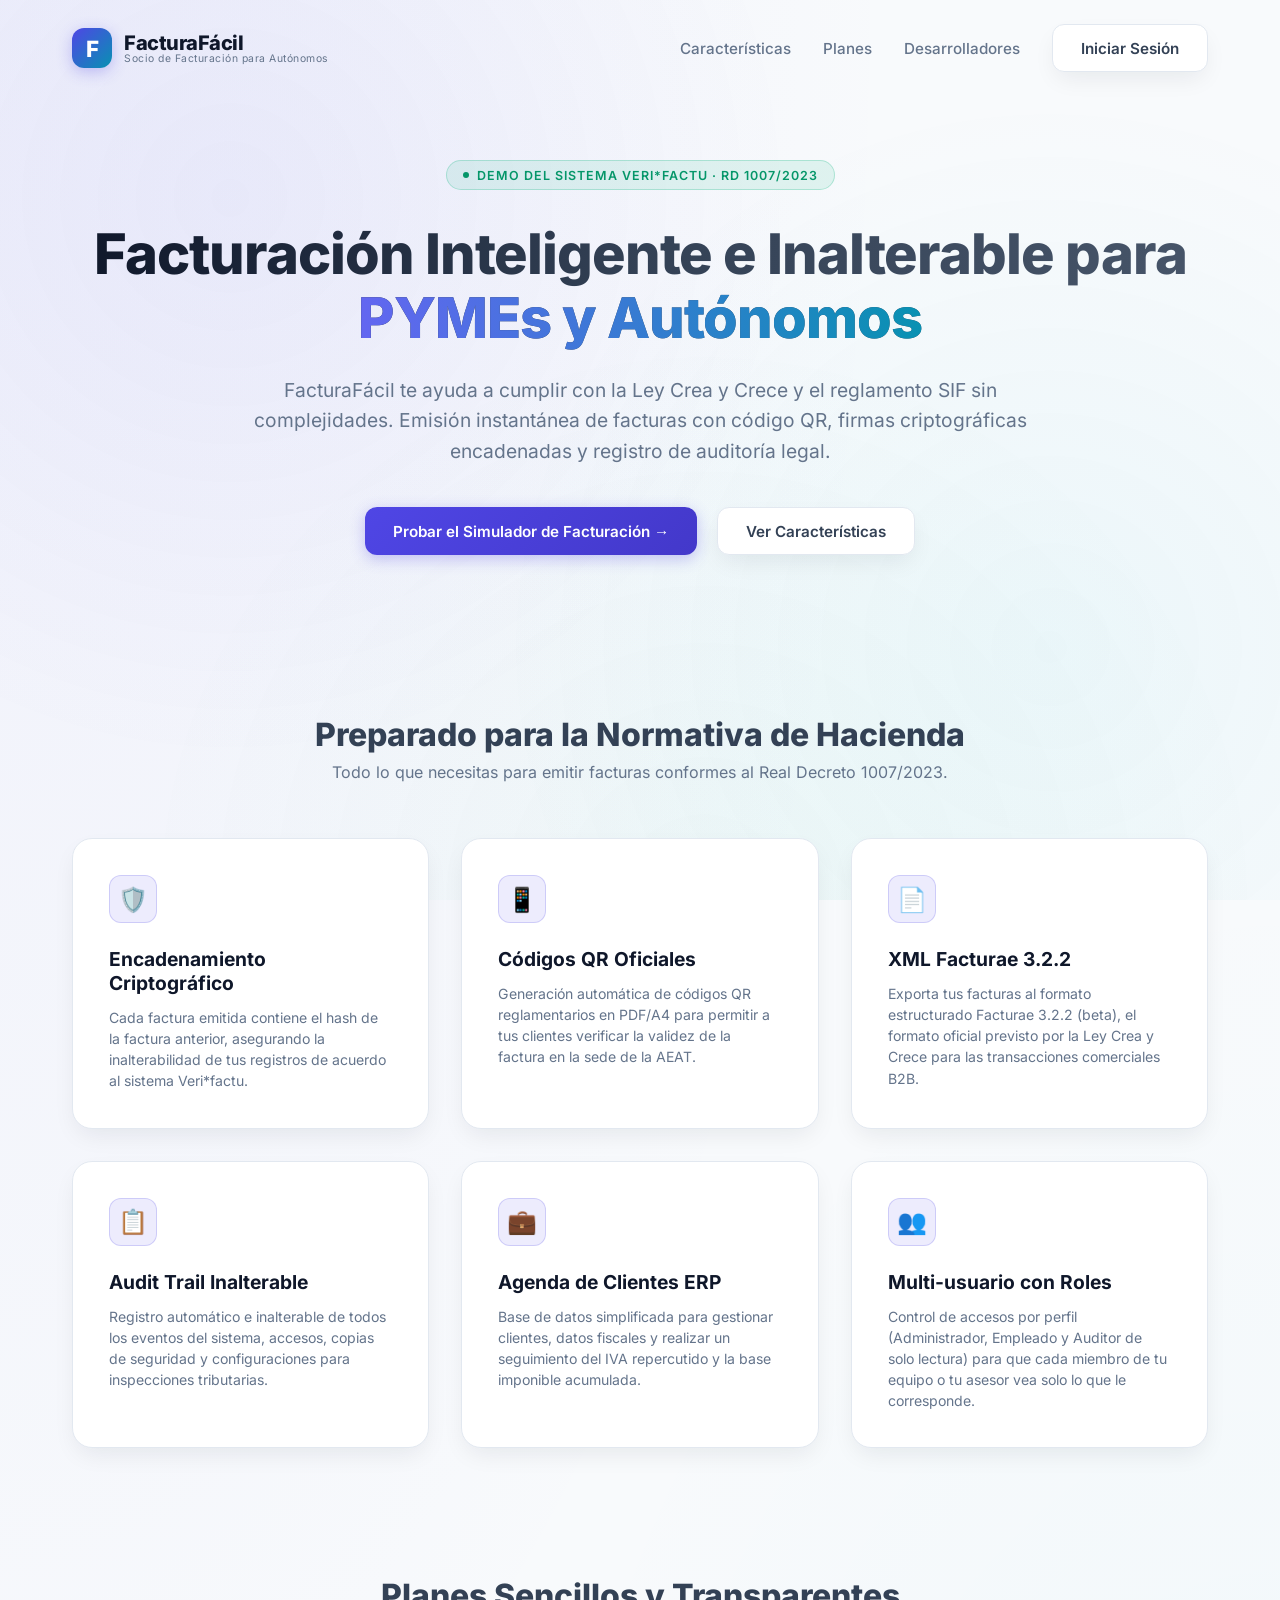
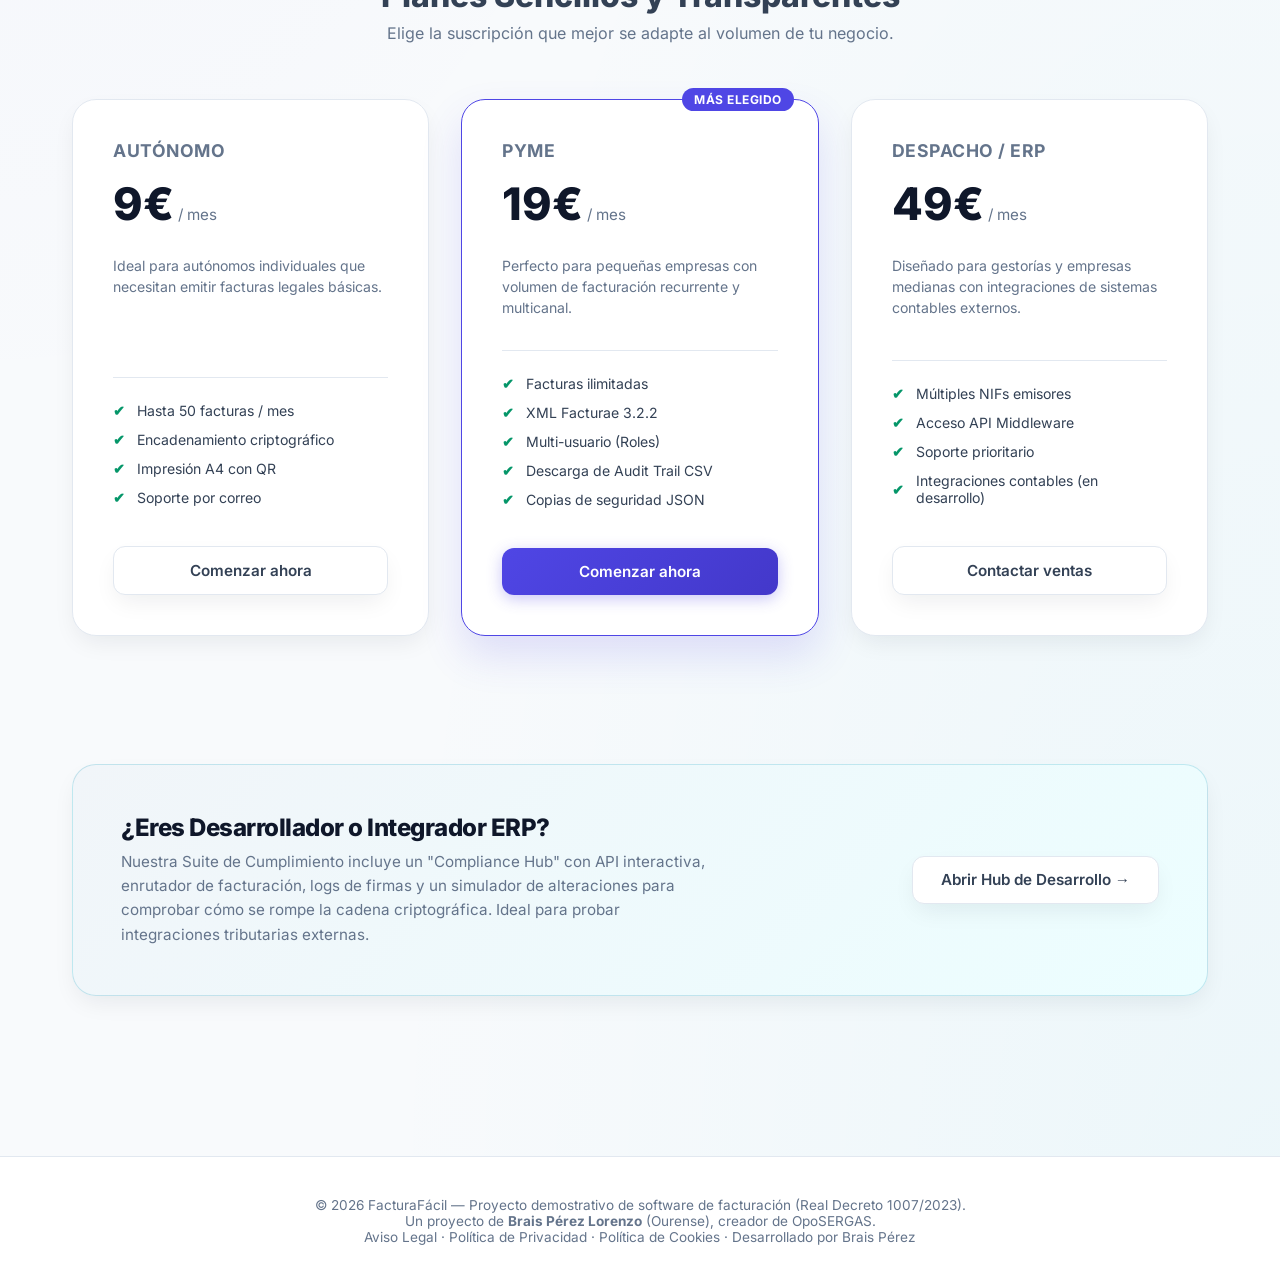
<file: index.html>
<!DOCTYPE html>
<html lang="es">
<head>
    <meta charset="UTF-8">
    <meta name="viewport" content="width=device-width, initial-scale=1.0">
    <meta name="description" content="FacturaFácil — Demo de software de facturación adaptado a VeriFactu (RD 1007/2023): encadenamiento criptográfico, QR, registro de eventos y control de accesos por rol. Simulador sin validez fiscal.">
    <meta property="og:title" content="FacturaFácil — Demo VeriFactu para PYMEs y Autónomos">
    <meta property="og:description" content="Descubre cómo funciona VeriFactu: facturas encadenadas criptográficamente, QR de verificación y audit trail. Simulador demostrativo.">
    <meta property="og:type" content="website">
    <meta property="og:locale" content="es_ES">
    <link rel="icon" href="data:image/svg+xml,%3Csvg xmlns='http://www.w3.org/2000/svg' viewBox='0 0 100 100'%3E%3Crect width='100' height='100' rx='20' fill='%234f46e5'/%3E%3Ctext x='50' y='68' font-size='52' text-anchor='middle' fill='white' font-family='Arial' font-weight='bold'%3EF%3C/text%3E%3C/svg%3E">
    <title>FacturaFácil - Facturación Veri*factu Inteligente para PYMEs y Autónomos</title>
    <!-- Google Fonts: Inter -->
            <link href="assets/fonts/inter.css" rel="stylesheet">
    <style>
        :root {
            --bg-color: #f8fafc;
            --panel-bg: #ffffff;
            --border-color: #e2e8f0;
            --text-color: #334155;
            --text-muted: #64748b;
            --dark-slate: #0f172a;
            --primary: #4f46e5;
            --primary-light: #6366f1;
            --primary-glow: rgba(79, 70, 229, 0.15);
            --accent-cyan: #0891b2;
            --accent-teal: #059669;
            --accent-orange: #d97706;
            --glass-shadow: 0 10px 25px -5px rgba(15, 23, 42, 0.08);
        }

        * {
            margin: 0;
            padding: 0;
            box-sizing: border-box;
            font-family: 'Inter', sans-serif;
            scroll-behavior: smooth;
        }

        body {
            background-color: var(--bg-color);
            background-image:
                radial-gradient(at 0% 0%, rgba(79, 70, 229, 0.05) 0px, transparent 50%),
                radial-gradient(at 100% 100%, rgba(6, 182, 212, 0.05) 0px, transparent 50%);
            color: var(--text-color);
            min-height: 100vh;
            display: flex;
            flex-direction: column;
            overflow-x: hidden;
            justify-content: space-between;
        }

        /* Navigation Header */
        nav {
            max-width: 1200px;
            width: 100%;
            margin: 0 auto;
            padding: 1.5rem 2rem;
            display: flex;
            justify-content: space-between;
            align-items: center;
            z-index: 10;
        }

        .logo-area {
            display: flex;
            align-items: center;
            gap: 0.75rem;
            text-decoration: none;
            color: var(--dark-slate);
        }

        .logo-icon {
            width: 40px;
            height: 40px;
            background: linear-gradient(135deg, var(--primary), var(--accent-cyan));
            border-radius: 12px;
            display: flex;
            align-items: center;
            justify-content: center;
            font-weight: 800;
            font-size: 1.4rem;
            color: white;
            box-shadow: 0 4px 15px rgba(79, 70, 229, 0.3);
        }

        .logo-text h1 {
            font-size: 1.25rem;
            font-weight: 800;
            letter-spacing: -0.5px;
        }

        .logo-text span {
            font-size: 0.65rem;
            color: var(--text-muted);
            letter-spacing: 0.5px;
            display: block;
            margin-top: -3px;
        }

        .nav-links {
            display: flex;
            gap: 2rem;
            align-items: center;
            list-style: none;
        }

        .nav-link {
            color: var(--text-muted);
            text-decoration: none;
            font-size: 0.95rem;
            font-weight: 500;
            transition: color 0.2s;
        }

        .nav-link:hover {
            color: var(--primary);
        }

        .btn-sm {
            padding: 0.6rem 1.2rem;
            font-size: 0.88rem;
            border-radius: 10px;
        }

        /* Hero Section */
        .hero {
            max-width: 1200px;
            width: 100%;
            margin: 4rem auto 2rem auto;
            padding: 0 2rem;
            text-align: center;
            z-index: 5;
        }

        .compliance-badge {
            background: rgba(16, 185, 129, 0.1);
            color: var(--accent-teal);
            border: 1px solid rgba(16, 185, 129, 0.25);
            padding: 0.4rem 1rem;
            border-radius: 99px;
            font-size: 0.78rem;
            font-weight: 600;
            letter-spacing: 1px;
            display: inline-flex;
            align-items: center;
            gap: 0.5rem;
            margin-bottom: 2rem;
            text-transform: uppercase;
        }

        .compliance-badge::before {
            content: '';
            width: 6px;
            height: 6px;
            background-color: var(--accent-teal);
            border-radius: 50%;
            display: inline-block;
        }

        .hero h2 {
            font-size: 3.5rem;
            font-weight: 800;
            line-height: 1.15;
            letter-spacing: -1px;
            margin-bottom: 1.5rem;
            background: linear-gradient(to right, #0f172a, #334155, #475569);
            -webkit-background-clip: text;
            -webkit-text-fill-color: transparent;
        }

        .hero h2 span {
            background: linear-gradient(to right, var(--primary-light), var(--accent-cyan));
            -webkit-background-clip: text;
            -webkit-text-fill-color: transparent;
        }

        .hero p {
            font-size: 1.2rem;
            color: var(--text-muted);
            max-width: 780px;
            margin: 0 auto 2.5rem auto;
            line-height: 1.6;
        }

        .hero-ctas {
            display: flex;
            justify-content: center;
            gap: 1.25rem;
            margin-bottom: 4rem;
        }

        /* Features Section */
        .features-section {
            max-width: 1200px;
            width: 100%;
            margin: 4rem auto;
            padding: 0 2rem;
        }

        .section-header {
            text-align: center;
            margin-bottom: 3.5rem;
        }

        .section-header h3 {
            font-size: 2rem;
            font-weight: 800;
            margin-bottom: 0.5rem;
        }

        .section-header p {
            color: var(--text-muted);
            font-size: 1rem;
        }

        .features-grid {
            display: grid;
            grid-template-columns: repeat(3, 1fr);
            gap: 2rem;
        }

        @media (max-width: 900px) {
            .features-grid {
                grid-template-columns: repeat(2, 1fr);
            }
            .hero h2 {
                font-size: 2.8rem;
            }
        }

        @media (max-width: 600px) {
            .features-grid {
                grid-template-columns: 1fr;
            }
            .hero-ctas {
                flex-direction: column;
                align-items: center;
            }
            .hero-ctas .btn {
                width: 100%;
                max-width: 320px;
            }
        }

        .feature-card {
            background: var(--panel-bg);
            border: 1px solid var(--border-color);
            border-radius: 20px;
            padding: 2.25rem;
            box-shadow: var(--glass-shadow);
            backdrop-filter: blur(10px);
            -webkit-backdrop-filter: blur(10px);
            transition: all 0.3s;
        }

        .feature-card:hover {
            transform: translateY(-5px);
            border-color: rgba(99, 102, 241, 0.3);
            box-shadow: 0 20px 30px rgba(79, 70, 229, 0.1);
        }

        .feature-icon-wrapper {
            width: 48px;
            height: 48px;
            border-radius: 12px;
            background: rgba(79, 70, 229, 0.1);
            color: var(--primary-light);
            display: flex;
            align-items: center;
            justify-content: center;
            font-size: 1.5rem;
            margin-bottom: 1.5rem;
            border: 1px solid rgba(79, 70, 229, 0.2);
        }

        .feature-card h4 {
            font-size: 1.2rem;
            font-weight: 700;
            margin-bottom: 0.75rem;
            color: var(--dark-slate);
        }

        .feature-card p {
            color: var(--text-muted);
            font-size: 0.88rem;
            line-height: 1.5;
        }

        /* Pricing Section */
        .pricing-section {
            max-width: 1200px;
            width: 100%;
            margin: 4rem auto;
            padding: 0 2rem;
        }

        .pricing-grid {
            display: grid;
            grid-template-columns: repeat(3, 1fr);
            gap: 2rem;
            align-items: stretch;
        }

        @media (max-width: 900px) {
            .pricing-grid {
                grid-template-columns: 1fr;
                max-width: 500px;
                margin: 0 auto;
            }
        }

        .pricing-card {
            background: var(--panel-bg);
            border: 1px solid var(--border-color);
            border-radius: 24px;
            padding: 2.5rem;
            box-shadow: var(--glass-shadow);
            backdrop-filter: blur(10px);
            -webkit-backdrop-filter: blur(10px);
            display: flex;
            flex-direction: column;
            justify-content: space-between;
            transition: all 0.3s;
            position: relative;
        }

        .pricing-card.popular {
            border-color: var(--primary);
            box-shadow: 0 20px 40px rgba(79, 70, 229, 0.15);
        }

        .pricing-card.popular::before {
            content: 'Más Elegido';
            position: absolute;
            top: -12px;
            right: 24px;
            background: var(--primary);
            color: white;
            padding: 0.25rem 0.75rem;
            font-size: 0.75rem;
            font-weight: 700;
            border-radius: 99px;
            text-transform: uppercase;
            letter-spacing: 0.5px;
        }

        .pricing-header h5 {
            font-size: 1.1rem;
            font-weight: 700;
            color: var(--text-muted);
            margin-bottom: 1rem;
            text-transform: uppercase;
            letter-spacing: 0.5px;
        }

        .pricing-price {
            display: flex;
            align-items: baseline;
            gap: 0.25rem;
            margin-bottom: 1.5rem;
        }

        .pricing-price .amount {
            font-size: 2.8rem;
            font-weight: 800;
            color: var(--dark-slate);
        }

        .pricing-price .period {
            color: var(--text-muted);
            font-size: 0.95rem;
        }

        .pricing-card p {
            color: var(--text-muted);
            font-size: 0.88rem;
            margin-bottom: 2rem;
            line-height: 1.5;
        }

        .pricing-features {
            list-style: none;
            display: flex;
            flex-direction: column;
            gap: 0.75rem;
            margin-bottom: 2.5rem;
            border-top: 1px solid var(--border-color);
            padding-top: 1.5rem;
        }

        .pricing-feature-item {
            display: flex;
            align-items: center;
            gap: 0.75rem;
            font-size: 0.88rem;
            color: var(--text-color);
        }

        .pricing-feature-item::before {
            content: '✔';
            color: var(--accent-teal);
            font-weight: bold;
        }

        /* Buttons styles */
        .btn {
            background: linear-gradient(135deg, var(--primary), #4338ca);
            color: white;
            border: none;
            border-radius: 12px;
            padding: 0.85rem 1.75rem;
            font-size: 0.95rem;
            font-weight: 600;
            cursor: pointer;
            text-decoration: none;
            display: inline-flex;
            align-items: center;
            justify-content: center;
            gap: 0.5rem;
            transition: all 0.3s cubic-bezier(0.4, 0, 0.2, 1);
            box-shadow: 0 4px 15px rgba(79, 70, 229, 0.3);
        }

        .btn:hover {
            box-shadow: 0 8px 26px rgba(79, 70, 229, 0.5);
            transform: translateY(-2px);
        }

        .btn-outline {
            background: #ffffff;
            color: var(--text-color);
            border: 1px solid var(--border-color);
            box-shadow: var(--glass-shadow);
        }

        .btn-outline:hover {
            background: rgba(79, 70, 229, 0.05);
            border-color: var(--primary);
            color: var(--primary);
            box-shadow: none;
            transform: translateY(-1px);
        }

        .btn-full {
            width: 100%;
        }

        /* Dev Portal section */
        .dev-portal-banner {
            max-width: 1200px;
            width: 100%;
            margin: 4rem auto;
            padding: 0 2rem;
        }

        .dev-panel {
            background: linear-gradient(135deg, #f1f5f9, #ecfeff);
            border: 1px solid rgba(8, 145, 178, 0.2);
            border-radius: 24px;
            padding: 3rem;
            display: flex;
            align-items: center;
            justify-content: space-between;
            gap: 3rem;
            box-shadow: var(--glass-shadow);
        }

        @media (max-width: 800px) {
            .dev-panel {
                flex-direction: column;
                text-align: center;
            }
        }

        .dev-info h4 {
            font-size: 1.5rem;
            font-weight: 800;
            color: var(--dark-slate);
            margin-bottom: 0.5rem;
            letter-spacing: -0.5px;
        }

        .dev-info p {
            color: var(--text-muted);
            font-size: 0.95rem;
            max-width: 600px;
            line-height: 1.6;
        }

        /* Footer */
        footer {
            padding: 2.5rem;
            text-align: center;
            color: var(--text-muted);
            font-size: 0.85rem;
            border-top: 1px solid var(--border-color);
            background: #ffffff;
            margin-top: 6rem;
            width: 100%;
        }

        footer a {
            color: var(--text-muted);
            text-decoration: none;
            transition: color 0.2s;
        }

        footer a:hover {
            color: var(--accent-cyan);
        }

        /* LOGIN MODAL */
        .modal-overlay {
            position: fixed;
            top: 0;
            left: 0;
            right: 0;
            bottom: 0;
            background: rgba(15, 23, 42, 0.45);
            backdrop-filter: blur(8px);
            z-index: 100;
            display: none;
            justify-content: center;
            align-items: center;
            padding: 2rem;
        }

        .modal-container {
            width: 100%;
            max-width: 440px;
            background: #ffffff;
            border: 1px solid var(--border-color);
            border-radius: 24px;
            box-shadow: var(--glass-shadow);
            overflow: hidden;
            display: flex;
            flex-direction: column;
            animation: modalShow 0.3s cubic-bezier(0.16, 1, 0.3, 1);
        }

        @keyframes modalShow {
            from { transform: scale(0.95) translateY(10px); opacity: 0; }
            to { transform: scale(1) translateY(0); opacity: 1; }
        }

        .modal-header {
            padding: 2rem 2rem 1rem 2rem;
            border-bottom: 1px solid var(--border-color);
            text-align: center;
        }

        .modal-header h3 {
            font-size: 1.35rem;
            font-weight: 800;
            color: var(--dark-slate);
            margin-bottom: 0.35rem;
        }

        .modal-header p {
            font-size: 0.85rem;
            color: var(--text-muted);
        }

        .modal-body {
            padding: 2rem;
            display: flex;
            flex-direction: column;
            gap: 1.25rem;
        }

        .form-group {
            display: flex;
            flex-direction: column;
            gap: 0.5rem;
        }

        .form-group label {
            font-size: 0.8rem;
            font-weight: 600;
            color: var(--text-color);
            text-transform: uppercase;
            letter-spacing: 0.5px;
        }

        .form-group select, .form-group input {
            background-color: #f8fafc;
            border: 1px solid var(--border-color);
            border-radius: 12px;
            padding: 0.75rem 1rem;
            color: var(--text-color);
            font-size: 0.95rem;
            outline: none;
            transition: all 0.2s;
        }

        .form-group select:focus, .form-group input:focus {
            border-color: var(--primary-light);
            box-shadow: 0 0 0 3px var(--primary-glow);
        }

        .presets-grid {
            display: grid;
            grid-template-columns: repeat(3, 1fr);
            gap: 0.5rem;
            margin-bottom: 0.5rem;
        }

        .preset-btn {
            background-color: #f8fafc;
            border: 1px solid var(--border-color);
            color: var(--text-color);
            border-radius: 10px;
            padding: 0.5rem;
            font-size: 0.72rem;
            cursor: pointer;
            transition: all 0.2s;
            text-align: center;
            font-weight: 600;
        }

        .preset-btn:hover {
            border-color: var(--primary-light);
            background-color: rgba(99, 102, 241, 0.05);
        }

        .preset-btn.active {
            background-color: var(--primary);
            border-color: var(--primary);
            color: white;
            box-shadow: 0 4px 12px rgba(79, 70, 229, 0.25);
        }

        .preset-role {
            font-size: 0.55rem;
            color: var(--text-muted);
            display: block;
            margin-top: 0.15rem;
            text-transform: uppercase;
            letter-spacing: 0.25px;
        }

        .preset-btn.active .preset-role {
            color: rgba(255,255,255,0.75);
        }

        .modal-actions {
            display: flex;
            justify-content: flex-end;
            gap: 0.75rem;
            margin-top: 0.5rem;
        }

        /* Subtle animated aurora glow behind content */
        body::before {
            content: '';
            position: fixed;
            inset: 0;
            z-index: -1;
            pointer-events: none;
            background:
                radial-gradient(circle at 18% 22%, rgba(79, 70, 229, 0.06), transparent 45%),
                radial-gradient(circle at 82% 72%, rgba(6, 182, 212, 0.05), transparent 45%),
                radial-gradient(circle at 55% 100%, rgba(16, 185, 129, 0.04), transparent 50%);
            animation: auroraDrift 20s ease-in-out infinite alternate;
        }

        @keyframes auroraDrift {
            0%   { transform: translate3d(0, 0, 0) scale(1);     opacity: 0.85; }
            50%  { transform: translate3d(-2%, 1.5%, 0) scale(1.08); opacity: 1; }
            100% { transform: translate3d(2%, -1.5%, 0) scale(1.04); opacity: 0.9; }
        }

        /* Keep pricing CTAs aligned at the card bottom */
        .pricing-card > div:last-child {
            margin-top: auto;
        }

        @media (prefers-reduced-motion: reduce) {
            body::before { animation: none; }
            * { scroll-behavior: auto; }
        }
    </style>
</head>
<body>

    <!-- Header Navigation -->
    <nav>
        <a href="#" class="logo-area">
            <div class="logo-icon">F</div>
            <div class="logo-text">
                <h1>FacturaFácil</h1>
                <span>Socio de Facturación para Autónomos</span>
            </div>
        </a>
        <ul class="nav-links">
            <li><a href="#features" class="nav-link">Características</a></li>
            <li><a href="#pricing" class="nav-link">Planes</a></li>
            <li><a href="apps/compliance-suite/index.html" class="nav-link">Desarrolladores</a></li>
            <li><button class="btn btn-outline btn-sm" onclick="openLoginModal()">Iniciar Sesión</button></li>
        </ul>
    </nav>

    <!-- Hero Section -->
    <header class="hero">
        <div class="compliance-badge">Demo del sistema Veri*factu · RD 1007/2023</div>
        <h2>Facturación Inteligente e Inalterable para <span>PYMEs y Autónomos</span></h2>
        <p>FacturaFácil te ayuda a cumplir con la Ley Crea y Crece y el reglamento SIF sin complejidades. Emisión instantánea de facturas con código QR, firmas criptográficas encadenadas y registro de auditoría legal.</p>
        <div class="hero-ctas">
            <button class="btn" onclick="openLoginModal()">Probar el Simulador de Facturación &rarr;</button>
            <a href="#features" class="btn btn-outline">Ver Características</a>
        </div>
    </header>

    <!-- Features Section -->
    <section class="features-section" id="features">
        <div class="section-header">
            <h3>Preparado para la Normativa de Hacienda</h3>
            <p>Todo lo que necesitas para emitir facturas conformes al Real Decreto 1007/2023.</p>
        </div>
        <div class="features-grid">
            <!-- Feature 1 -->
            <div class="feature-card">
                <div class="feature-icon-wrapper">🛡️</div>
                <h4>Encadenamiento Criptográfico</h4>
                <p>Cada factura emitida contiene el hash de la factura anterior, asegurando la inalterabilidad de tus registros de acuerdo al sistema Veri*factu.</p>
            </div>
            <!-- Feature 2 -->
            <div class="feature-card">
                <div class="feature-icon-wrapper">📱</div>
                <h4>Códigos QR Oficiales</h4>
                <p>Generación automática de códigos QR reglamentarios en PDF/A4 para permitir a tus clientes verificar la validez de la factura en la sede de la AEAT.</p>
            </div>
            <!-- Feature 3 -->
            <div class="feature-card">
                <div class="feature-icon-wrapper">📄</div>
                <h4>XML Facturae 3.2.2</h4>
                <p>Exporta tus facturas al formato estructurado Facturae 3.2.2 (beta), el formato oficial previsto por la Ley Crea y Crece para las transacciones comerciales B2B.</p>
            </div>
            <!-- Feature 4 -->
            <div class="feature-card">
                <div class="feature-icon-wrapper">📋</div>
                <h4>Audit Trail Inalterable</h4>
                <p>Registro automático e inalterable de todos los eventos del sistema, accesos, copias de seguridad y configuraciones para inspecciones tributarias.</p>
            </div>
            <!-- Feature 5 -->
            <div class="feature-card">
                <div class="feature-icon-wrapper">💼</div>
                <h4>Agenda de Clientes ERP</h4>
                <p>Base de datos simplificada para gestionar clientes, datos fiscales y realizar un seguimiento del IVA repercutido y la base imponible acumulada.</p>
            </div>
            <!-- Feature 6 -->
            <div class="feature-card">
                <div class="feature-icon-wrapper">👥</div>
                <h4>Multi-usuario con Roles</h4>
                <p>Control de accesos por perfil (Administrador, Empleado y Auditor de solo lectura) para que cada miembro de tu equipo o tu asesor vea solo lo que le corresponde.</p>
            </div>
        </div>
    </section>

    <!-- Pricing Section -->
    <section class="pricing-section" id="pricing">
        <div class="section-header">
            <h3>Planes Sencillos y Transparentes</h3>
            <p>Elige la suscripción que mejor se adapte al volumen de tu negocio.</p>
        </div>
        <div class="pricing-grid">
            <!-- Plan 1 -->
            <div class="pricing-card">
                <div class="pricing-header">
                    <h5>Autónomo</h5>
                    <div class="pricing-price">
                        <span class="amount">9€</span>
                        <span class="period">/ mes</span>
                    </div>
                    <p>Ideal para autónomos individuales que necesitan emitir facturas legales básicas.</p>
                </div>
                <div>
                    <ul class="pricing-features">
                        <li class="pricing-feature-item">Hasta 50 facturas / mes</li>
                        <li class="pricing-feature-item">Encadenamiento criptográfico</li>
                        <li class="pricing-feature-item">Impresión A4 con QR</li>
                        <li class="pricing-feature-item">Soporte por correo</li>
                    </ul>
                    <button class="btn btn-outline btn-full" onclick="openLoginModal()">Comenzar ahora</button>
                </div>
            </div>
            <!-- Plan 2 -->
            <div class="pricing-card popular">
                <div class="pricing-header">
                    <h5>PYME</h5>
                    <div class="pricing-price">
                        <span class="amount">19€</span>
                        <span class="period">/ mes</span>
                    </div>
                    <p>Perfecto para pequeñas empresas con volumen de facturación recurrente y multicanal.</p>
                </div>
                <div>
                    <ul class="pricing-features">
                        <li class="pricing-feature-item">Facturas ilimitadas</li>
                        <li class="pricing-feature-item">XML Facturae 3.2.2</li>
                        <li class="pricing-feature-item">Multi-usuario (Roles)</li>
                        <li class="pricing-feature-item">Descarga de Audit Trail CSV</li>
                        <li class="pricing-feature-item">Copias de seguridad JSON</li>
                    </ul>
                    <button class="btn btn-full" onclick="openLoginModal()">Comenzar ahora</button>
                </div>
            </div>
            <!-- Plan 3 -->
            <div class="pricing-card">
                <div class="pricing-header">
                    <h5>Despacho / ERP</h5>
                    <div class="pricing-price">
                        <span class="amount">49€</span>
                        <span class="period">/ mes</span>
                    </div>
                    <p>Diseñado para gestorías y empresas medianas con integraciones de sistemas contables externos.</p>
                </div>
                <div>
                    <ul class="pricing-features">
                        <li class="pricing-feature-item">Múltiples NIFs emisores</li>
                        <li class="pricing-feature-item">Acceso API Middleware</li>
                        <li class="pricing-feature-item">Soporte prioritario</li>
                        <li class="pricing-feature-item">Integraciones contables (en desarrollo)</li>
                    </ul>
                    <button class="btn btn-outline btn-full" onclick="openLoginModal()">Contactar ventas</button>
                </div>
            </div>
        </div>
    </section>

    <!-- Developer Section -->
    <section class="dev-portal-banner">
        <div class="dev-panel">
            <div class="dev-info">
                <h4>¿Eres Desarrollador o Integrador ERP?</h4>
                <p>Nuestra Suite de Cumplimiento incluye un "Compliance Hub" con API interactiva, enrutador de facturación, logs de firmas y un simulador de alteraciones para comprobar cómo se rompe la cadena criptográfica. Ideal para probar integraciones tributarias externas.</p>
            </div>
            <a href="apps/compliance-suite/index.html" class="btn btn-outline">Abrir Hub de Desarrollo &rarr;</a>
        </div>
    </section>

    <!-- Footer -->
    <footer>
        <p>&copy; 2026 FacturaFácil — Proyecto demostrativo de software de facturación (Real Decreto 1007/2023).<br>
        Un proyecto de <strong>Brais Pérez Lorenzo</strong> (Ourense), creador de <a href="https://oposergas.com/" target="_blank" rel="noopener">OpoSERGAS</a>.<br>
        <a href="legal/aviso-legal.html">Aviso Legal</a> · <a href="legal/privacidad.html">Política de Privacidad</a> · <a href="legal/cookies.html">Política de Cookies</a> · <a href="dossier.html">Desarrollado por Brais Pérez</a></p>
    </footer>

    <!-- INTERACTIVE LOGIN MODAL -->
    <div class="modal-overlay" id="login-modal">
        <div class="modal-container">
            <div class="modal-header">
                <h3>Iniciar Sesión en FacturaFácil</h3>
                <p>Elige un perfil preestablecido para simular el comportamiento del ERP bajo distintos roles organizativos.</p>
            </div>
            <form onsubmit="ejecutarLogin(event)">
                <div class="modal-body">
                    <!-- Presets -->
                    <div class="form-group">
                        <label>Perfiles de Simulación</label>
                        <div class="presets-grid">
                            <button type="button" class="preset-btn active" onclick="seleccionarPreset('Brais Pérez', 'Administrador', 'cfg-admin')" id="cfg-admin">
                                Brais Pérez
                                <span class="preset-role">Admin</span>
                            </button>
                            <button type="button" class="preset-btn" onclick="seleccionarPreset('Clara Trilo', 'Empleado', 'cfg-emp')" id="cfg-emp">
                                Clara Trilo
                                <span class="preset-role">Empleado</span>
                            </button>
                            <button type="button" class="preset-btn" onclick="seleccionarPreset('Inspector AEAT', 'Auditor', 'cfg-audit')" id="cfg-audit">
                                Insp. AEAT
                                <span class="preset-role">Auditor</span>
                            </button>
                        </div>
                    </div>

                    <!-- Manual Fields -->
                    <div class="form-group">
                        <label for="usr-name">Nombre Completo</label>
                        <input type="text" id="usr-name" value="Brais Pérez" required>
                    </div>

                    <div class="form-group">
                        <label for="usr-role">Rol en la Empresa</label>
                        <select id="usr-role">
                            <option value="Administrador">Administrador (Control total)</option>
                            <option value="Empleado">Empleado (Contable / Comercial)</option>
                            <option value="Auditor">Auditor (Inspector de Hacienda)</option>
                        </select>
                    </div>

                    <div class="form-group">
                        <label for="usr-company">Empresa Emisora</label>
                        <input type="text" id="usr-company" value="Brais Pérez Lorenzo (Autónomo)" readonly style="background-color:#f1f5f9; color:var(--text-muted); cursor:not-allowed;">
                    </div>

                    <div class="modal-actions">
                        <button type="button" class="btn btn-outline" style="padding:0.6rem 1.2rem;" onclick="closeLoginModal()">Cancelar</button>
                        <button type="submit" class="btn" style="padding:0.6rem 1.2rem;">Acceder al ERP</button>
                    </div>
                </div>
            </form>
        </div>
    </div>

    <script>
        // Modal handlers
        function openLoginModal() {
            document.getElementById('login-modal').style.display = 'flex';
        }

        function closeLoginModal() {
            document.getElementById('login-modal').style.display = 'none';
        }

        // Preset handler
        function seleccionarPreset(nombre, rol, btnId) {
            document.querySelectorAll('.preset-btn').forEach(btn => btn.classList.remove('active'));
            document.getElementById(btnId).classList.add('active');

            document.getElementById('usr-name').value = nombre;
            document.getElementById('usr-role').value = rol;
        }

        // Form Submission and redirection
        function ejecutarLogin(event) {
            event.preventDefault();
            const name = document.getElementById('usr-name').value;
            const role = document.getElementById('usr-role').value;
            
            const session = {
                name: name,
                role: role,
                company: "Brais Pérez Lorenzo (Autónomo)",
                nif: "A12345674",
                timestamp: new Date().toISOString()
            };

            // Save to localStorage so that the ERP app can load it
            localStorage.setItem('vf_session', JSON.stringify(session));

            // Redirect to FacturaFácil ERP app
            window.location.href = "apps/facturador-pymes/index.html";
        }

        // Close modal when clicking outside of the container
        window.onclick = function(event) {
            const modal = document.getElementById('login-modal');
            if (event.target === modal) {
                closeLoginModal();
            }
        }
    </script>
</body>
</html>
</file>
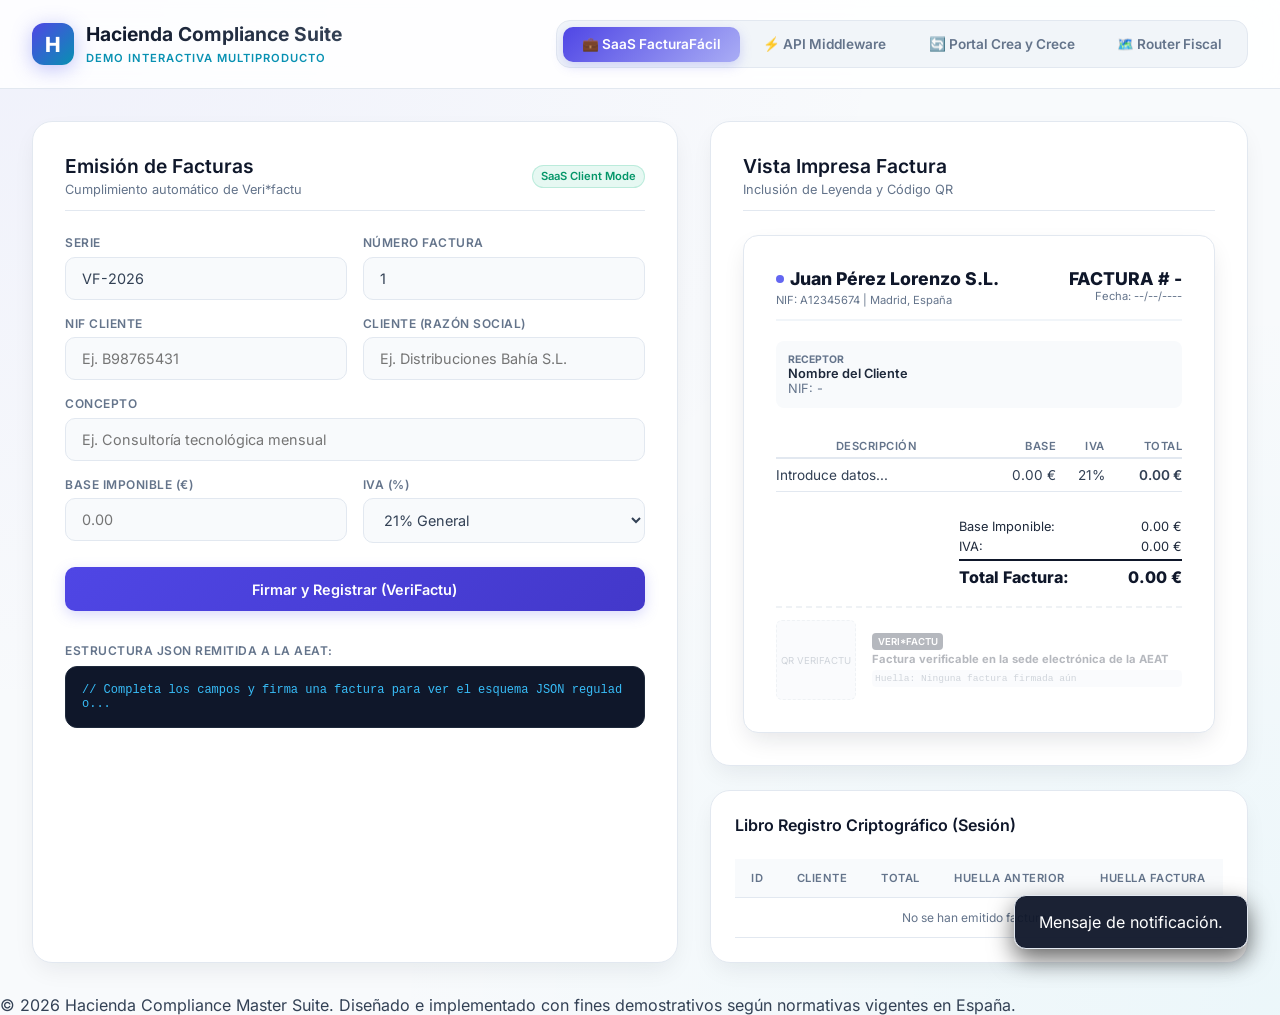
<file: apps/compliance-suite/index.html>
<!DOCTYPE html>
<html lang="es">
<head>
    <meta charset="UTF-8">
    <meta name="viewport" content="width=device-width, initial-scale=1.0">
    <link rel="icon" href="data:image/svg+xml,%3Csvg xmlns='http://www.w3.org/2000/svg' viewBox='0 0 100 100'%3E%3Crect width='100' height='100' rx='20' fill='%234f46e5'/%3E%3Ctext x='50' y='68' font-size='52' text-anchor='middle' fill='white' font-family='Arial' font-weight='bold'%3EF%3C/text%3E%3C/svg%3E">
    <title>Hacienda Compliance Hub - Demo Suite Multiproducto</title>
    <!-- Google Fonts: Inter -->
            <link href="../../assets/fonts/inter.css" rel="stylesheet">
    <link rel="stylesheet" href="styles.css">
    <script src="../../assets/js/qrcode.min.js"></script>
</head>
<body>

    <header>
        <div class="logo-area">
            <div class="logo-icon">H</div>
            <div class="logo-text">
                <h1>Hacienda Compliance Suite</h1>
                <span>Demo Interactiva Multiproducto</span>
            </div>
        </div>

        <nav class="nav-tabs">
            <button class="nav-tab-btn active" onclick="switchTab('tab-saas')">💼 SaaS FacturaFácil</button>
            <button class="nav-tab-btn" onclick="switchTab('tab-api')">⚡ API Middleware</button>
            <button class="nav-tab-btn" onclick="switchTab('tab-b2b')">🔄 Portal Crea y Crece</button>
            <button class="nav-tab-btn" onclick="switchTab('tab-router')">🗺️ Router Fiscal</button>
        </nav>
    </header>

    <main>

        <!-- ========================================== -->
        <!-- TAB 1: SAAS FACTURAFÁCIL (VERIFACTU)       -->
        <!-- ========================================== -->
        <div id="tab-saas" class="tab-content active">
            <!-- Form Panel -->
            <div class="glass-panel">
                <div class="panel-header">
                    <div>
                        <h2 class="panel-title">Emisión de Facturas</h2>
                        <span class="panel-subtitle">Cumplimiento automático de Veri*factu</span>
                    </div>
                    <span class="badge badge-success">SaaS Client Mode</span>
                </div>

                <form onsubmit="event.preventDefault(); p1_emitirFactura();">
                    <div class="form-grid">
                        <div class="form-group">
                            <label>Serie</label>
                            <input type="text" id="p1-serie" value="VF-2026" required>
                        </div>
                        <div class="form-group">
                            <label>Número Factura</label>
                            <input type="number" id="p1-numero" value="1" readonly required>
                        </div>
                        <div class="form-group">
                            <label>NIF Cliente</label>
                            <input type="text" id="p1-cli-nif" placeholder="Ej. B98765431" required>
                        </div>
                        <div class="form-group">
                            <label>Cliente (Razón Social)</label>
                            <input type="text" id="p1-cli-name" placeholder="Ej. Distribuciones Bahía S.L." required>
                        </div>
                        <div class="form-group full-width">
                            <label>Concepto</label>
                            <input type="text" id="p1-concepto" placeholder="Ej. Consultoría tecnológica mensual" required>
                        </div>
                        <div class="form-group">
                            <label>Base Imponible (€)</label>
                            <input type="number" step="0.01" id="p1-base" placeholder="0.00" oninput="p1_calcular()" required>
                        </div>
                        <div class="form-group">
                            <label>IVA (%)</label>
                            <select id="p1-iva" onchange="p1_calcular()">
                                <option value="21">21% General</option>
                                <option value="10">10% Reducido</option>
                                <option value="4">4% Superreducido</option>
                            </select>
                        </div>
                    </div>

                    <button type="submit" class="btn" style="width:100%; margin-top:1.5rem;">
                        Firmar y Registrar (VeriFactu)
                    </button>
                </form>

                <div class="flex-col" style="gap:0.5rem; margin-top:0.5rem;">
                    <label>Estructura JSON remitida a la AEAT:</label>
                    <div class="console" id="p1-console">// Completa los campos y firma una factura para ver el esquema JSON regulado...</div>
                </div>
            </div>

            <!-- Preview Panel -->
            <div class="flex-col">
                <div class="glass-panel">
                    <div class="panel-header">
                        <div>
                            <h2 class="panel-title">Vista Impresa Factura</h2>
                            <span class="panel-subtitle">Inclusión de Leyenda y Código QR</span>
                        </div>
                    </div>

                    <div class="invoice-card">
                        <div class="invoice-card-header">
                            <div>
                                <div class="invoice-card-logo"><div style="width:8px; height:8px; background:#6366f1; border-radius:50%;"></div>Juan Pérez Lorenzo S.L.</div>
                                <div style="font-size:0.7rem; color:#64748b; margin-top:0.25rem;">NIF: A12345674 | Madrid, España</div>
                            </div>
                            <div class="text-right">
                                <h3 style="font-weight:800; font-size:1.1rem; color:#0f172a;" id="p1-view-num">FACTURA # -</h3>
                                <div style="font-size:0.7rem; color:#64748b;" id="p1-view-date">Fecha: --/--/----</div>
                            </div>
                        </div>

                        <div class="invoice-card-details">
                            <div>
                                <div style="font-weight:700; color:#64748b; font-size:0.65rem; text-transform:uppercase;">Receptor</div>
                                <div id="p1-view-cli-name" style="font-weight:600;">Nombre del Cliente</div>
                                <div id="p1-view-cli-nif" style="color:#64748b;">NIF: -</div>
                            </div>
                        </div>

                        <table style="width:100%; border-collapse:collapse; margin: 0.5rem 0;">
                            <thead>
                                <tr style="border-bottom: 2px solid #e2e8f0; color:#64748b;">
                                    <th style="background:transparent; color:#64748b; padding:0.25rem 0;">Descripción</th>
                                    <th class="text-right" style="background:transparent; color:#64748b; padding:0.25rem 0;">Base</th>
                                    <th class="text-right" style="background:transparent; color:#64748b; padding:0.25rem 0;">IVA</th>
                                    <th class="text-right" style="background:transparent; color:#64748b; padding:0.25rem 0;">Total</th>
                                </tr>
                            </thead>
                            <tbody>
                                <tr style="border-bottom:1px solid #f1f5f9;">
                                    <td id="p1-view-concepto" style="padding:0.5rem 0; color:#334155;">Introduce datos...</td>
                                    <td id="p1-view-base" class="text-right" style="padding:0.5rem 0; color:#334155;">0.00 €</td>
                                    <td id="p1-view-iva" class="text-right" style="padding:0.5rem 0; color:#334155;">21%</td>
                                    <td id="p1-view-total" class="text-right" style="padding:0.5rem 0; font-weight:600; color:#334155;">0.00 €</td>
                                </tr>
                            </tbody>
                        </table>

                        <div class="invoice-totals">
                            <div class="total-row"><span>Base Imponible:</span><span id="p1-tot-base">0.00 €</span></div>
                            <div class="total-row"><span>IVA:</span><span id="p1-tot-iva">0.00 €</span></div>
                            <div class="total-row grand-total"><span>Total Factura:</span><span id="p1-tot-grand">0.00 €</span></div>
                        </div>

                        <!-- Verifactu QR -->
                        <div class="verifactu-block" id="p1-verifactu-block" style="opacity: 0.3;">
                            <div class="qr-placeholder" id="p1-qr">QR VERIFACTU</div>
                            <div>
                                <span class="badge" style="background:#0f172a; color:white; border-radius:4px; font-size:0.6rem; padding:0.1rem 0.3rem;">VERI*FACTU</span>
                                <div style="font-weight:700; font-size:0.7rem; color:#0f172a; margin-top:0.15rem;">Factura verificable en la sede electrónica de la AEAT</div>
                                <div style="font-family:monospace; font-size:0.6rem; color:#64748b; background:#f1f5f9; padding:0.2rem; border-radius:4px; margin-top:0.25rem; word-break:break-all;" id="p1-view-hash">Huella: Ninguna factura firmada aún</div>
                            </div>
                        </div>
                    </div>
                </div>

                <div class="glass-panel" style="padding:1.5rem;">
                    <div class="panel-title" style="font-size:1rem; border:none; padding:0;">Libro Registro Criptográfico (Sesión)</div>
                    <div class="table-container">
                        <table>
                            <thead>
                                <tr>
                                    <th>ID</th>
                                    <th>Cliente</th>
                                    <th>Total</th>
                                    <th>Huella Anterior</th>
                                    <th>Huella Factura</th>
                                </tr>
                            </thead>
                            <tbody id="p1-ledger">
                                <tr><td colspan="5" style="text-align:center; color:var(--text-muted); font-size:0.75rem;">No se han emitido facturas.</td></tr>
                            </tbody>
                        </table>
                    </div>
                </div>
            </div>
        </div>

        <!-- ========================================== -->
        <!-- TAB 2: API MIDDLEWARE (PLAYGROUND)         -->
        <!-- ========================================== -->
        <div id="tab-api" class="tab-content">
            <!-- API Request -->
            <div class="glass-panel">
                <div class="panel-header">
                    <div>
                        <h2 class="panel-title">API Playground para ERPs</h2>
                        <span class="panel-subtitle">Simulación de integración por JSON Web API</span>
                    </div>
                    <span class="badge badge-info">Developer API Endpoint</span>
                </div>

                <div class="flex-col" style="gap:0.75rem;">
                    <div style="display:flex; align-items:center; gap:0.5rem; background:#0f172a; padding:0.75rem; border-radius:8px; border:1px solid #1e293b;">
                        <span style="background:var(--success); color:white; font-weight:800; font-size:0.7rem; padding:0.25rem 0.5rem; border-radius:4px;">POST</span>
                        <span style="font-family:monospace; font-size:0.8rem; font-weight:600; color:white;">https://api.verifactulink.es/v1/facturas</span>
                    </div>

                    <div class="form-group">
                        <label>Headers (Simulados)</label>
                        <textarea id="p2-headers" style="font-family:monospace; font-size:0.75rem; min-height:60px;" readonly>
Content-Type: application/json
Authorization: Bearer key_lorenzo_corp_2026_test
X-Emisor-NIF: A12345674</textarea>
                    </div>

                    <div class="form-group">
                        <label>Cuerpo de la Petición (Factura JSON enviada por ERP)</label>
                        <textarea id="p2-body" style="font-family:monospace; font-size:0.75rem; min-height:180px; color:#0f172a;">{
  "serie": "ERP-B",
  "numero": 105,
  "fecha": "2026-06-04",
  "cliente_nif": "B87654323",
  "cliente_razon_social": "Suministros Lorenzo S.A.",
  "base_imponible": 850.00,
  "tipo_iva": 21.00,
  "concepto": "Licencias de software de base de datos"
}</textarea>
                    </div>

                    <button class="btn btn-cyan" onclick="p2_enviarAPI()" style="width:100%;">
                        Ejecutar POST /v1/facturas
                    </button>
                </div>
            </div>

            <!-- API Response -->
            <div class="glass-panel">
                <div class="panel-header">
                    <div>
                        <h2 class="panel-title">Respuesta del Middleware</h2>
                        <span class="panel-subtitle">JSON firmado y verificado para la AEAT</span>
                    </div>
                </div>

                <div class="flex-col" style="gap:1rem;">
                    <div class="form-group">
                        <label>Código de Respuesta HTTP</label>
                        <div id="p2-status" style="font-family:monospace; font-weight:700; font-size:0.85rem; color:var(--text-muted);">Sin ejecutar petición...</div>
                    </div>
                    
                    <div class="form-group">
                        <label>Cuerpo de Respuesta (JSON Middleware)</label>
                        <div class="console" id="p2-console" style="min-height:240px; color:#38bdf8;">// Haz clic en "Ejecutar POST" para realizar la llamada al middleware...</div>
                    </div>

                    <div class="form-group">
                        <label>Código QR de Hacienda devuelto por API:</label>
                        <div style="background:#f8fafc; border:1px dashed var(--border-color); border-radius:12px; height:120px; display:flex; align-items:center; justify-content:center;" id="p2-qr-container">
                            <span style="font-size:0.8rem; color:var(--text-muted);">Esperando llamada...</span>
                        </div>
                    </div>
                </div>
            </div>
        </div>

        <!-- ========================================== -->
        <!-- TAB 3: PORTAL CREA Y CRECE (B2B)           -->
        <!-- ========================================== -->
        <div id="tab-b2b" class="tab-content">
            <!-- B2B Invoices Ledger -->
            <div class="glass-panel">
                <div class="panel-header">
                    <div>
                        <h2 class="panel-title">Facturas B2B e Intercambio</h2>
                        <span class="panel-subtitle">Cumplimiento de la Ley Crea y Crece (Formatos y Estados)</span>
                    </div>
                    <span class="badge badge-warning">Crea y Crece B2B Portal</span>
                </div>

                <div class="flex-col" style="gap:1rem;">
                    <div class="b2b-invoice-list" id="p3-list">
                        <!-- Items cargados dinámicamente -->
                    </div>

                    <div style="border-top: 1px solid var(--border-color); padding-top: 1rem;">
                        <h4 style="font-size:0.8rem; color:var(--text-muted); text-transform:uppercase; margin-bottom:0.5rem;">Generador Rápido de Factura B2B</h4>
                        <div class="grid-2col">
                            <input type="text" id="p3-cli" value="Bahía Frutas S.L.">
                            <input type="number" id="p3-base" value="1200.00" step="0.01">
                        </div>
                        <button class="btn btn-teal" style="width:100%; margin-top:0.75rem; font-size:0.8rem; padding:0.6rem;" onclick="p3_generarB2B()">
                            Generar XML Facturae e Insertar
                        </button>
                    </div>
                </div>
            </div>

            <!-- PSD2 Bank Feed Simulation -->
            <div class="flex-col">
                <div class="glass-panel">
                    <div class="panel-header">
                        <div>
                            <h2 class="panel-title">Simulador de Conciliación PSD2</h2>
                            <span class="panel-subtitle">Conexión Bancaria para auto-reporte de fecha de pago</span>
                        </div>
                    </div>

                    <p style="font-size:0.8rem; color:var(--text-muted);">
                        La ley exige que indiques el estado de cobro/pago. Esta sección simula la importación automática de transferencias bancarias mediante APIs de Open Banking (PSD2).
                    </p>

                    <div class="flex-col" style="gap:0.75rem;">
                        <div class="bank-feed-item">
                            <div>
                                <div style="font-size:0.85rem; font-weight:700; color:var(--dark-slate);">Transferencia Recibida</div>
                                <div style="font-size:0.7rem; color:var(--text-muted);">Remitente: Distribuciones Bahía S.L.</div>
                            </div>
                            <div style="text-align:right;">
                                <div style="font-size:0.9rem; font-weight:800; color:var(--success);">+1.452,00 €</div>
                                <button class="btn" style="font-size:0.7rem; padding:0.3rem 0.6rem; margin-top:0.25rem; border-radius:6px;" onclick="p3_conciliar(1, 1452)">Conciliar PSD2</button>
                            </div>
                        </div>

                        <div class="bank-feed-item">
                            <div>
                                <div style="font-size:0.85rem; font-weight:700; color:var(--dark-slate);">Transferencia Recibida</div>
                                <div style="font-size:0.7rem; color:var(--text-muted);">Remitente: Bahía Frutas S.L.</div>
                            </div>
                            <div style="text-align:right;">
                                <div style="font-size:0.9rem; font-weight:800; color:var(--success);">+1.452,00 €</div>
                                <button class="btn" style="font-size:0.7rem; padding:0.3rem 0.6rem; margin-top:0.25rem; border-radius:6px;" onclick="p3_conciliar(3, 1452)">Conciliar PSD2</button>
                            </div>
                        </div>
                    </div>
                </div>

                <div class="glass-panel" style="padding:1.5rem;">
                    <div class="panel-title" style="font-size:1rem; border:none; padding:0;">Formato Estructurado Oficial XML (Facturae)</div>
                    <div class="console" id="p3-xml-console" style="font-size:0.7rem; height:180px; color:#a7f3d0;">// Selecciona una factura B2B para inspeccionar su estructura de XML estructurado...</div>
                </div>
            </div>
        </div>

        <!-- ========================================== -->
        <!-- TAB 4: ROUTER FISCAL MULTITERRITORIAL     -->
        <!-- ========================================== -->
        <div id="tab-router" class="tab-content">
            <!-- Router configuration -->
            <div class="glass-panel">
                <div class="panel-header">
                    <div>
                        <h2 class="panel-title">Mapeador Fiscal Inteligente</h2>
                        <span class="panel-subtitle">Enrutador inteligente según zona geográfica y volumen de ventas</span>
                    </div>
                </div>

                <form onsubmit="event.preventDefault(); p4_enrutamiento();" class="flex-col" style="gap:1.25rem;">
                    <div class="form-grid">
                        <div class="form-group">
                            <label>Provincia Emisor</label>
                            <select id="p4-provincia">
                                <option value="MADRID">Madrid (Comunidad de Madrid)</option>
                                <option value="BIZKAIA">Vizcaya / Bizkaia (País Vasco)</option>
                                <option value="GIPUZKOA">Guipúzcoa / Gipuzkoa (País Vasco)</option>
                                <option value="ALAVA">Álava / Araba (País Vasco)</option>
                                <option value="BARCELONA">Barcelona (Cataluña)</option>
                            </select>
                        </div>
                        <div class="form-group">
                            <label>Código Postal</label>
                            <input type="text" id="p4-cp" value="28001" placeholder="Ej. 48001 para Bilbao">
                        </div>
                        <div class="form-group full-width" style="flex-direction:row; justify-content:space-between; align-items:center; background:#f8fafc; padding:0.75rem 1rem; border-radius:10px; border:1px solid var(--border-color);">
                            <div>
                                <label style="display:block; margin-bottom:0.1rem;">¿Obligado a declarar el SII?</label>
                                <span style="font-size:0.7rem; color:var(--text-muted);">Empresas con facturación > 6M€ anuales</span>
                            </div>
                            <input type="checkbox" id="p4-sii" style="width:20px; height:20px; cursor:pointer;">
                        </div>
                    </div>

                    <button type="submit" class="btn btn-cyan" style="width:100%;">
                        Calcular Ruta Tributaria y Destino
                    </button>
                </form>
            </div>

            <!-- Routing flow representation -->
            <div class="glass-panel">
                <div class="panel-header">
                    <div>
                        <h2 class="panel-title">Resultados del Enrutador</h2>
                        <span class="panel-subtitle">Destino del registro y envoltura de envío</span>
                    </div>
                </div>

                <div class="flex-col" style="gap:1rem;">
                    <div class="grid-2col" style="gap:1rem;">
                        <div class="routing-node" id="node-verifactu">
                            <h4 style="font-size:0.85rem; font-weight:700;">AEAT Veri*factu</h4>
                            <span style="font-size:0.65rem; color:var(--text-muted);">General España (JSON/HTTPS)</span>
                        </div>
                        <div class="routing-node" id="node-sii">
                            <h4 style="font-size:0.85rem; font-weight:700;">AEAT SII</h4>
                            <span style="font-size:0.65rem; color:var(--text-muted);">Grandes Empresas (SOAP/XML)</span>
                        </div>
                        <div class="routing-node" id="node-tbai-biz">
                            <h4 style="font-size:0.85rem; font-weight:700;">TicketBAI Bizkaia</h4>
                            <span style="font-size:0.65rem; color:var(--text-muted);">Diputación de Vizcaya (LROE)</span>
                        </div>
                        <div class="routing-node" id="node-tbai-gip">
                            <h4 style="font-size:0.85rem; font-weight:700;">TicketBAI Gipuzkoa</h4>
                            <span style="font-size:0.65rem; color:var(--text-muted);">Diputación de Guipúzcoa (AS4/XML)</span>
                        </div>
                    </div>

                    <div class="form-group">
                        <label>Diagnóstico de Enrutamiento</label>
                        <div id="p4-diagnostic" style="font-size:0.8rem; background:#f1f5f9; padding:0.75rem; border-radius:8px; border:1px solid var(--border-color); color:var(--text-color);">
                            Esperando cálculo de enrutamiento...
                        </div>
                    </div>

                    <div class="form-group">
                        <label>Endpoint Destino Requerido</label>
                        <div id="p4-endpoint" style="font-family:monospace; font-size:0.75rem; background:#0f172a; padding:0.5rem; border-radius:6px; color:#38bdf8;">
                            --
                        </div>
                    </div>
                </div>
            </div>
        </div>

    </main>

    <div class="notification" id="toast">
        <span id="toast-message">Mensaje de notificación.</span>
    </div>

    <footer>
        <p>&copy; 2026 Hacienda Compliance Master Suite. Diseñado e implementado con fines demostrativos según normativas vigentes en España.</p>
    </footer>

    <script src="app.js" defer></script>
</body>
</html>
</file>
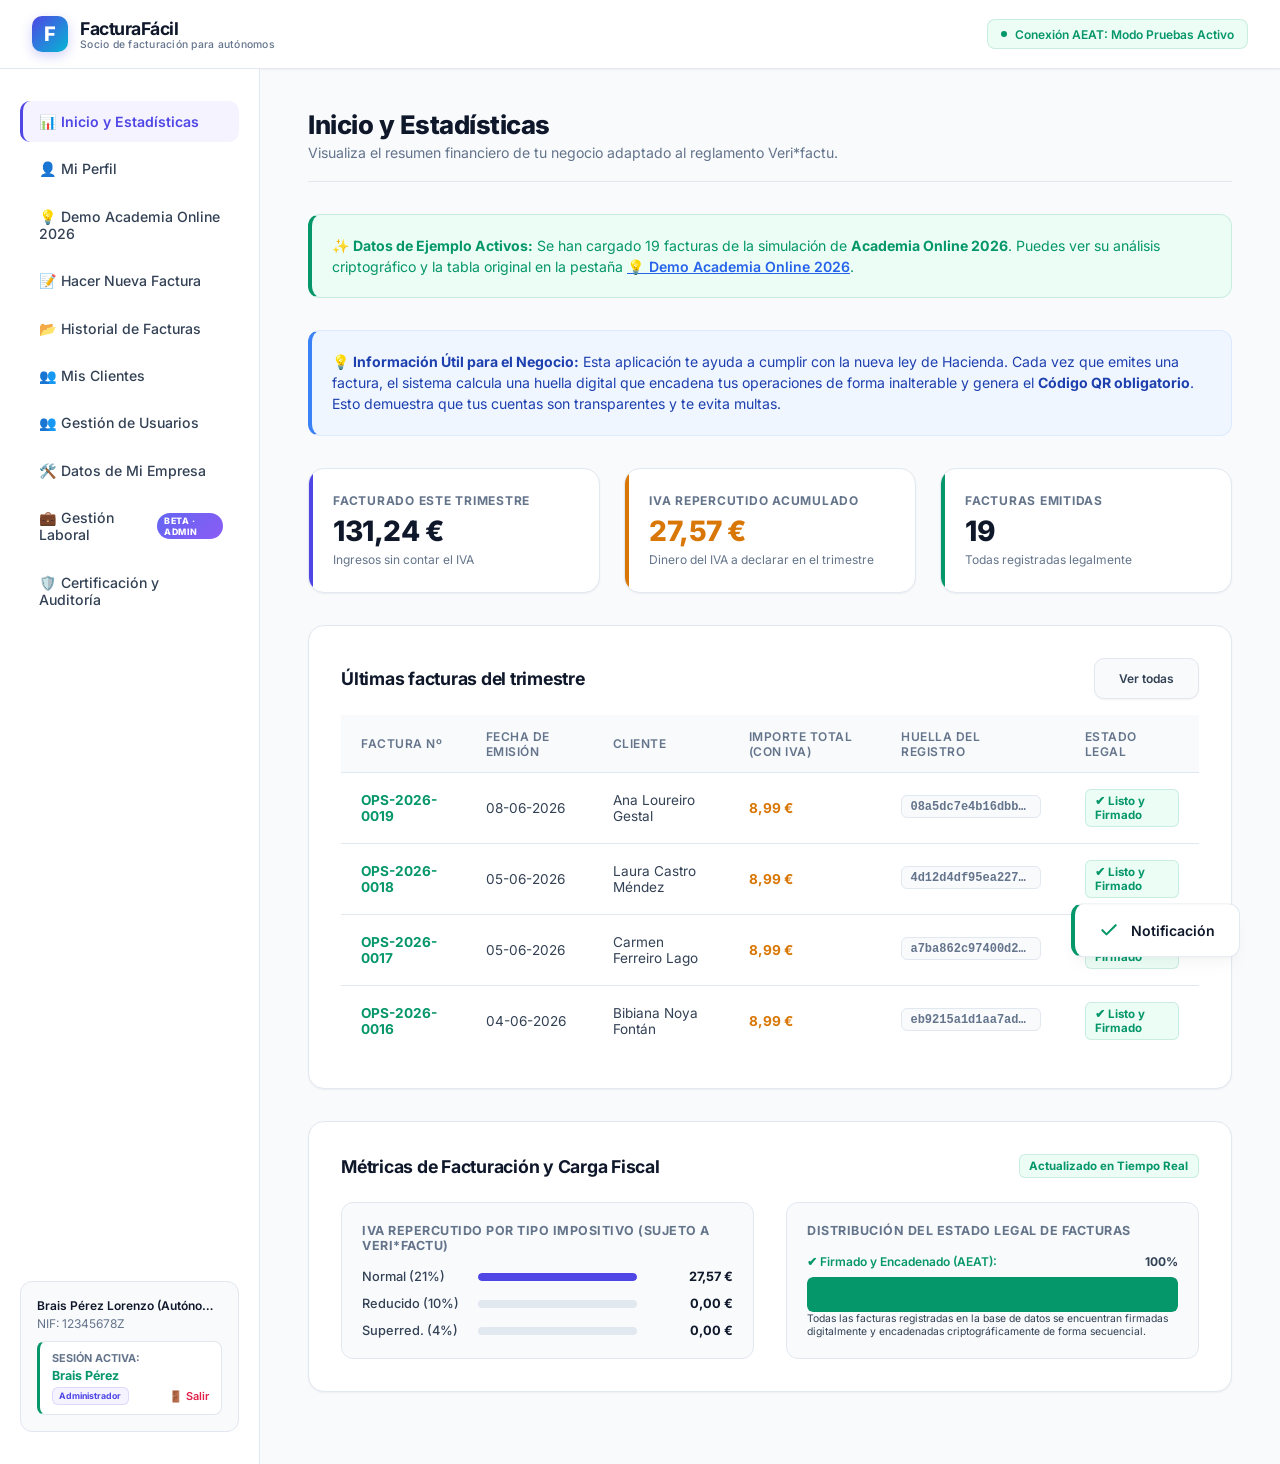
<file: apps/facturador-pymes/index.html>
<!DOCTYPE html>
<html lang="es">
<head>
    <meta charset="UTF-8">
    <meta name="viewport" content="width=device-width, initial-scale=1.0">
    <link rel="icon" href="data:image/svg+xml,%3Csvg xmlns='http://www.w3.org/2000/svg' viewBox='0 0 100 100'%3E%3Crect width='100' height='100' rx='20' fill='%234f46e5'/%3E%3Ctext x='50' y='68' font-size='52' text-anchor='middle' fill='white' font-family='Arial' font-weight='bold'%3EF%3C/text%3E%3C/svg%3E">
    <title>FacturaFácil - Facturación Oficial Adaptada (Veri*factu)</title>
    <!-- Google Fonts: Inter para máxima legibilidad y aspecto limpio/institucional -->
            <link href="../../assets/fonts/inter.css" rel="stylesheet">
    <link rel="stylesheet" href="styles.css">
    <script src="../../assets/js/qrcode.min.js"></script>
</head>
<body>

    <header>
        <div class="logo-area">
            <div class="logo-icon">F</div>
            <div class="logo-text">
                <h1>FacturaFácil</h1>
                <span>Socio de facturación para autónomos</span>
            </div>
        </div>
        <div class="header-badge">
            <div class="header-badge-dot"></div>
            <span>Conexión AEAT: Modo Pruebas Activo</span>
        </div>
    </header>

    <div class="app-container">
        <!-- SIDEBAR MENÚ CLARO -->
        <aside>
            <ul class="menu-list">
                <li><button class="menu-item-btn active" id="m-dash" onclick="setTab('dash')">📊 Inicio y Estadísticas</button></li>
                <li><button class="menu-item-btn" id="m-profile" onclick="setTab('profile')">👤 Mi Perfil</button></li>
                <li><button class="menu-item-btn" id="m-demo" onclick="setTab('demo')">💡 Demo Academia Online 2026</button></li>
                <li><button class="menu-item-btn" id="m-emit" onclick="setTab('emit')">📝 Hacer Nueva Factura</button></li>
                <li><button class="menu-item-btn" id="m-hist" onclick="setTab('hist')">📂 Historial de Facturas</button></li>
                <li><button class="menu-item-btn" id="m-clie" onclick="setTab('clie')">👥 Mis Clientes</button></li>
                <li><button class="menu-item-btn" id="m-users" onclick="setTab('users')">👥 Gestión de Usuarios</button></li>
                <li><button class="menu-item-btn" id="m-conf" onclick="setTab('conf')">🛠️ Datos de Mi Empresa</button></li>
                <li id="menu-rrhh-wrapper"><button class="menu-item-btn" id="m-rrhh" onclick="setTab('rrhh')">💼 Gestión Laboral <span class="beta-tag">BETA · Admin</span></button></li>
                <li><button class="menu-item-btn" id="m-cert" onclick="setTab('cert')">🛡️ Certificación y Auditoría</button></li>
            </ul>

            <div class="sidebar-footer">
                <div class="sidebar-footer-title" id="side-comp-name">Brais Pérez Lorenzo (Autónomo)</div>
                <span id="side-comp-nif" class="m-bottom-05 d-block">NIF demo: 12345678Z</span>

                <div class="session-info-box border-top p-top-05 m-top-05">
                    <div style="font-weight: 700; font-size: 0.68rem; text-transform: uppercase; color: var(--text-muted); margin-bottom: 0.15rem;">Sesión Activa:</div>
                    <div id="side-user-name" class="font-bold text-success" style="font-size: 0.78rem; overflow: hidden; text-overflow: ellipsis; white-space: nowrap;">Brais Pérez</div>
                    <div style="display: flex; justify-content: space-between; align-items: center; margin-top: 0.25rem;">
                        <span id="side-user-role" class="badge" style="font-size: 0.55rem; padding: 0.15rem 0.4rem; background-color: var(--primary-light); color: var(--primary); font-weight: 700;">Administrador</span>
                        <a href="#" class="logout-link" onclick="logoutSession(event)" style="font-size: 0.68rem; color: var(--error); text-decoration: none; font-weight: 600;">🚪 Salir</a>
                    </div>
                </div>
            </div>
        </aside>

        <!-- WORKSPACE -->
        <div class="workspace">
            <div class="workspace-header">
                <h2 id="w-title-text">Inicio y Estadísticas</h2>
                <p id="w-title-sub">Visualiza el resumen financiero de tu negocio adaptado al reglamento Veri*factu.</p>
            </div>

            <!-- ===================================== -->
            <!-- TAB 1: DASHBOARD                      -->
            <!-- ===================================== -->
            <div class="tab-pane active" id="pane-dash">
                <!-- Banner dinámico para la Demo -->
                <div class="info-alert alert-success" id="demo-active-banner" style="display: none;">
                    <strong>✨ Datos de Ejemplo Activos:</strong> Se han cargado 19 facturas de la simulación de <strong>Academia Online 2026</strong>. Puedes ver su análisis criptográfico y la tabla original en la pestaña <a href="#" onclick="event.preventDefault(); setTab('demo');">💡 Demo Academia Online 2026</a>.
                </div>

                <div class="info-alert">
                    <strong>💡 Información Útil para el Negocio:</strong> Esta aplicación te ayuda a cumplir con la nueva ley de Hacienda. Cada vez que emites una factura, el sistema calcula una huella digital que encadena tus operaciones de forma inalterable y genera el <strong>Código QR obligatorio</strong>. Esto demuestra que tus cuentas son transparentes y te evita multas.
                </div>

                <div class="metrics-grid">
                    <div class="metric-card">
                        <span class="metric-title">Facturado este trimestre</span>
                        <div class="metric-value" id="stat-base">0,00 €</div>
                        <span class="metric-desc">Ingresos sin contar el IVA</span>
                    </div>
                    <div class="metric-card">
                        <span class="metric-title">IVA Repercutido acumulado</span>
                        <div class="metric-value text-accent" id="stat-iva">0,00 €</div>
                        <span class="metric-desc">Dinero del IVA a declarar en el trimestre</span>
                    </div>
                    <div class="metric-card">
                        <span class="metric-title">Facturas Emitidas</span>
                        <div class="metric-value" id="stat-count">0</div>
                        <span class="metric-desc">Todas registradas legalmente</span>
                    </div>
                </div>

                <div class="glass-panel">
                    <div class="flex-between m-bottom-1">
                        <h3>Últimas facturas del trimestre</h3>
                        <button class="btn btn-secondary font-size-xs" onclick="setTab('hist')">Ver todas</button>
                    </div>
                    <div class="table-container">
                        <table class="data-table">
                            <thead>
                                <tr>
                                    <th>Factura Nº</th>
                                    <th>Fecha de Emisión</th>
                                    <th>Cliente</th>
                                    <th>Importe Total (Con IVA)</th>
                                    <th>Huella del Registro</th>
                                    <th>Estado legal</th>
                                </tr>
                            </thead>
                            <tbody id="dash-recent-table">
                                <!-- Dinámico -->
                            </tbody>
                        </table>
                    </div>
                </div>

                <!-- METRICAS GRAFICAS DEL DASHBOARD -->
                <div class="glass-panel" id="dash-charts-panel">
                    <div class="flex-between m-bottom-15">
                        <h3>Métricas de Facturación y Carga Fiscal</h3>
                        <span class="badge badge-success">Actualizado en Tiempo Real</span>
                    </div>
                    <div class="charts-grid">
                        <div class="chart-container">
                            <span class="chart-title">IVA Repercutido por Tipo Impositivo (Sujeto a Veri*factu)</span>
                            <div class="bar-chart">
                                <div class="bar-row">
                                    <span class="bar-label">Normal (21%)</span>
                                    <div class="bar-wrapper"><div class="bar-fill" id="chart-bar-21" style="width: 0%; background-color: var(--primary);"></div></div>
                                    <span class="bar-val" id="chart-val-21">0,00 €</span>
                                </div>
                                <div class="bar-row">
                                    <span class="bar-label">Reducido (10%)</span>
                                    <div class="bar-wrapper"><div class="bar-fill" id="chart-bar-10" style="width: 0%; background-color: var(--accent);"></div></div>
                                    <span class="bar-val" id="chart-val-10">0,00 €</span>
                                </div>
                                <div class="bar-row">
                                    <span class="bar-label">Superred. (4%)</span>
                                    <div class="bar-wrapper"><div class="bar-fill" id="chart-bar-4" style="width: 0%; background-color: #06b6d4;"></div></div>
                                    <span class="bar-val" id="chart-val-4">0,00 €</span>
                                </div>
                            </div>
                        </div>
                        <div class="chart-container">
                            <span class="chart-title">Distribución del Estado Legal de Facturas</span>
                            <div class="distribution-circle-box">
                                <div style="display:flex; justify-content:space-between; margin-bottom:0.5rem; font-size:0.75rem;">
                                    <span class="font-semibold text-success">✔ Firmado y Encadenado (AEAT):</span>
                                    <span id="chart-dist-firmado" class="font-bold">100%</span>
                                </div>
                                <div class="bar-wrapper" style="height: 12px; border-radius: 6px;"><div class="bar-fill" id="chart-dist-bar" style="width: 100%; background-color: var(--success); height: 100%; border-radius: 6px;"></div></div>
                                <p class="font-size-xxs text-muted m-top-05">Todas las facturas registradas en la base de datos se encuentran firmadas digitalmente y encadenadas criptográficamente de forma secuencial.</p>
                            </div>
                        </div>
                    </div>
                </div>
            </div>

            <!-- ===================================== -->
            <!-- TAB: DEMO OPOSERGAS 2026              -->
            <!-- ===================================== -->
            <div class="tab-pane" id="pane-demo">
                <div class="info-alert">
                    <strong>💡 Caso Práctico Academia Online 2026:</strong> Esta sección detalla el procesamiento de los 19 registros de facturas reales importados desde el archivo <code>oposergas_facturas_2026.csv</code>. Aquí puedes observar cómo la aplicación los firma y encadena criptográficamente según la ley.
                </div>

                <div class="metrics-grid">
                    <div class="metric-card">
                        <span class="metric-title">Facturas Importadas</span>
                        <div class="metric-value">19</div>
                        <span class="metric-desc">Registros cargados de Academia Online</span>
                    </div>
                    <div class="metric-card">
                        <span class="metric-title">Suma de Bases</span>
                        <div class="metric-value">131,24 €</div>
                        <span class="metric-desc">Importe neto total</span>
                    </div>
                    <div class="metric-card">
                        <span class="metric-title">IVA Repercutido (21%)</span>
                        <div class="metric-value text-accent">27,57 €</div>
                        <span class="metric-desc">IVA total acumulado</span>
                    </div>
                    <div class="metric-card">
                        <span class="metric-title">Total Bruto Cobrado</span>
                        <div class="metric-value text-success">158,81 €</div>
                        <span class="metric-desc">Importe total con IVA</span>
                    </div>
                </div>

                <div class="glass-panel">
                    <h3 class="m-bottom-1">Acciones de Control de la Demo</h3>
                    <p class="font-size-sm text-muted m-bottom-1">Utiliza estos botones para gestionar el estado de los datos del ejemplo en el navegador.</p>
                    <div class="flex-wrap flex-gap-1">
                        <button class="btn" onclick="restaurarDemoAcademia()">
                            📥 Restaurar Datos Academia Online 2026
                        </button>
                        <button class="btn btn-secondary" onclick="setTab('hist')">
                            📂 Ir al Historial Criptográfico
                        </button>
                    </div>
                </div>

                <div class="glass-panel">
                    <h3 class="m-bottom-1">Datos Originales del CSV vs Registro Veri*factu</h3>
                    <p class="font-size-sm text-muted m-bottom-1">A continuación se muestra el listado original de registros leídos del archivo CSV antes de procesarse en la cadena criptográfica inalterable.</p>
                    <div class="data-table-container">
                        <table class="data-table font-size-xs">
                            <thead>
                                <tr>
                                    <th>Nº Factura</th>
                                    <th>Fecha y Hora</th>
                                    <th>Email Cliente</th>
                                    <th>Nombre Fiscal</th>
                                    <th>Base (€)</th>
                                    <th>IVA (€)</th>
                                    <th>Total (€)</th>
                                    <th>Estado Chaining</th>
                                </tr>
                            </thead>
                            <tbody id="demo-csv-table-body">
                                <!-- Dinámico -->
                            </tbody>
                        </table>
                    </div>
                </div>

                <div class="glass-panel">
                    <h3 class="m-bottom-05">¿Cómo funciona el Encadenamiento Veri*factu aquí?</h3>
                    <p class="font-size-sm m-bottom-1">
                        El reglamento exige que cada registro de facturación contenga la firma digital (huella/hash) de la factura actual combinada con los datos de la factura anterior. Esto crea una cadena inalterable:
                    </p>
                    <div class="font-mono font-size-xs p-top-1 border-top" style="background-color:var(--bg-color); border:1px solid var(--border-color); border-radius:10px; padding:1rem; line-height:1.5;">
                        <strong>Paso 1 (Génesis):</strong> La primera factura emitida en el tiempo (<code>OPS-2026-0004</code> el 17/04/2026) se encadena con un hash inicial de ceros: <br>
                        <code>Huella Anterior: 0000000000000000000000000000000000000000000000000000000000000000</code><br><br>
                        <strong>Paso 2 (Encadenamiento):</strong> El sistema concatena: <br>
                        <code>NIF_Emisor | Nº_Factura | Fecha | Importe_Total | Huella_Anterior</code><br>
                        Y genera el hash SHA-256 único de esa factura.<br><br>
                        <strong>Paso 3 (Siguientes):</strong> La siguiente factura cronológica (<code>OPS-2026-0003</code> el 20/04/2026) incluye la huella generada en el Paso 2 como su <code>Huella Anterior</code>, y así sucesivamente hasta la última factura (<code>OPS-2026-0019</code>).
                    </div>
                </div>
            </div>

            <!-- ===================================== -->
            <!-- TAB 2: EMITIR FACTURA                 -->
            <!-- ===================================== -->
            <div class="tab-pane" id="pane-emit">
                <div class="invoice-workspace-grid">
                    <!-- COLUMNA DE EDICIÓN -->
                    <div class="invoice-form-column">
                        <div class="info-alert" style="margin-bottom: 1.25rem; padding: 0.85rem 1.25rem; font-size: 0.82rem;">
                            <strong>💡 Emisión Veri*factu Inteligente:</strong> Rellena los conceptos y los importes. La firma, el encadenamiento secuencial y el QR oficial se pre-visualizan y calculan en tiempo real.
                        </div>

                        <!-- Presets de servicios rápidos -->
                        <div class="glass-panel" style="padding: 1.25rem; margin-bottom: 1.25rem;">
                            <div class="flex-between m-bottom-05" style="align-items: center; display: flex; justify-content: space-between;">
                                <h4 style="font-size: 0.75rem; font-weight: 700; color: var(--text-muted); text-transform: uppercase; margin-bottom: 0; letter-spacing: 0.5px;">Conceptos y Servicios Frecuentes</h4>
                                <a href="#" onclick="event.preventDefault(); setTab('profile');" style="font-size: 0.72rem; color: var(--primary); font-weight: 600; text-decoration: none;">⚙️ Administrar</a>
                            </div>
                            <div class="flex-wrap flex-gap-05" id="presets-container" style="margin-top: 0.5rem;">
                                <!-- Botones de presets dinámicos -->
                            </div>
                        </div>

                        <div class="glass-panel" style="padding: 1.75rem;">
                            <form onsubmit="event.preventDefault(); emitirNuevaFactura();" id="invoice-create-form">
                                <div class="form-row" style="margin-bottom: 1rem; gap: 1rem;">
                                    <div class="form-group">
                                        <label>Serie de Facturación</label>
                                        <input type="text" id="inv-serie" value="F-2026" oninput="actualizarLivePreview()" required>
                                    </div>
                                    <div class="form-group">
                                        <label>Número asignado</label>
                                        <input type="number" id="inv-numero" class="bg-gray-200 text-muted" value="1" readonly required>
                                    </div>
                                    <div class="form-group">
                                        <label>Fecha de emisión</label>
                                        <input type="date" id="inv-fecha" onchange="actualizarLivePreview()" required>
                                    </div>
                                </div>

                                <div class="form-row border-top p-top-1" style="margin-bottom: 1rem; gap: 1rem; margin-top: 1.25rem;">
                                    <div class="form-group" style="grid-column: span 2;">
                                        <label>Cliente receptor</label>
                                        <select id="inv-cliente-sel" onchange="autoCompletarCliente(); actualizarLivePreview();" required>
                                            <option value="">-- Elige un cliente registrado --</option>
                                        </select>
                                    </div>
                                    <div class="form-group">
                                        <label>NIF del Cliente</label>
                                        <input type="text" id="inv-cli-nif" class="bg-gray-200 text-muted" readonly required>
                                    </div>
                                </div>

                                <!-- Ficha interactiva del cliente seleccionado -->
                                <div class="interactive-client-card" id="client-preview-card" style="display: none; margin-bottom: 1.25rem;">
                                    <div class="client-avatar-mini" id="client-preview-avatar">C</div>
                                    <div class="client-info-mini">
                                        <div class="client-name-mini" id="client-preview-name">Nombre Cliente</div>
                                        <div class="client-nif-mini" id="client-preview-nif-txt">NIF: B12345678</div>
                                        <div class="client-addr-mini" id="client-preview-addr">Dirección Fiscal</div>
                                    </div>
                                </div>

                                <!-- Líneas de factura -->
                                <div class="border-top p-top-1 m-top-1">
                                    <label class="d-block m-bottom-05">Conceptos y Líneas de Detalle</label>
                                    <table class="items-table" style="margin-top: 0.5rem; margin-bottom: 1rem;">
                                        <thead>
                                            <tr>
                                                <th class="w-50">Descripción</th>
                                                <th class="w-12 text-right">Cant.</th>
                                                <th class="w-18 text-right">Precio Unit. (€)</th>
                                                <th class="w-15 text-right">IVA (%)</th>
                                                <th class="w-10 text-right">Subtotal</th>
                                                <th></th>
                                            </tr>
                                        </thead>
                                        <tbody id="inv-lines-body">
                                            <!-- Inserción dinámica de líneas -->
                                        </tbody>
                                    </table>
                                    <button type="button" class="btn btn-secondary font-size-xs" style="padding: 0.45rem 0.9rem; font-size: 0.75rem;" onclick="addInvoiceLine(); actualizarLivePreview();">
                                        ➕ Añadir Concepto
                                    </button>
                                </div>

                                <!-- Totales -->
                                <div class="form-total-box" style="margin-top: 1rem; padding-top: 1rem;">
                                    <div class="form-total-row" style="width: 100%; max-width: 250px;">
                                        <span>Base Imponible:</span>
                                        <span id="calc-base">0,00 €</span>
                                    </div>
                                    <div class="form-total-row" style="width: 100%; max-width: 250px;">
                                        <span>IVA total:</span>
                                        <span id="calc-iva">0,00 €</span>
                                    </div>
                                    <div class="form-total-row grand" style="width: 100%; max-width: 250px; font-size: 1.15rem; padding-top: 0.5rem; margin-top: 0.25rem;">
                                        <span>Total Factura:</span>
                                        <span id="calc-total">0,00 €</span>
                                    </div>
                                </div>

                                <div class="flex-end flex-gap-1 m-top-15">
                                    <button type="button" class="btn btn-secondary" onclick="setTab('dash')">Cancelar</button>
                                    <button type="submit" class="btn btn-accent">Firmar y Emitir Factura</button>
                                </div>
                            </form>
                        </div>
                    </div>

                    <!-- COLUMNA DE VISTA PREVIA EN VIVO -->
                    <div class="invoice-preview-column">
                        <div class="preview-sticky-container">
                            <div class="preview-label">Documento Oficial Generado (Live Preview)</div>
                            
                            <div class="live-preview-box">
                                <div class="lp-header">
                                    <div>
                                        <div class="lp-company-name" id="lp-emi-name">Brais Pérez Lorenzo (Autónomo)</div>
                                        <div class="lp-company-nif" id="lp-emi-nif">NIF demo: 12345678Z</div>
                                        <div class="lp-company-addr" id="lp-emi-addr">Calle de la Tecnología 42</div>
                                    </div>
                                    <div class="lp-meta-right">
                                        <div class="lp-doc-title" id="lp-inv-id">FACTURA F-2026-1</div>
                                        <div class="lp-doc-date" id="lp-inv-date">Fecha: 10-06-2026</div>
                                    </div>
                                </div>

                                <div class="lp-parties">
                                    <div class="lp-party-title">Cliente / Receptor</div>
                                    <div class="lp-client-name" id="lp-cli-name">Selecciona un cliente...</div>
                                    <div class="lp-client-nif" id="lp-cli-nif">NIF: --</div>
                                    <div class="lp-client-addr" id="lp-cli-addr">Dirección: --</div>
                                </div>

                                <table class="lp-items-table">
                                    <thead>
                                        <tr>
                                            <th>Concepto</th>
                                            <th class="text-right">Cant</th>
                                            <th class="text-right">Precio</th>
                                            <th class="text-right">Total</th>
                                        </tr>
                                    </thead>
                                    <tbody id="lp-items-body">
                                        <!-- Líneas dinámicas -->
                                    </tbody>
                                </table>

                                <div class="lp-totals-block">
                                    <div class="lp-total-row">
                                        <span>Base Imponible:</span>
                                        <span id="lp-subtotal">0,00 €</span>
                                    </div>
                                    <div class="lp-total-row">
                                        <span>IVA:</span>
                                        <span id="lp-iva">0,00 €</span>
                                    </div>
                                    <div class="lp-total-row lp-grand-total">
                                        <span>Importe a Cobrar:</span>
                                        <span id="lp-total">0,00 €</span>
                                    </div>
                                </div>

                                <div class="lp-verifactu-block">
                                    <div class="lp-qr-placeholder">
                                        <div class="lp-qr-icon">QR</div>
                                        <span class="lp-qr-text">Auto-generado</span>
                                    </div>
                                    <div class="lp-vf-legal-info">
                                        <div class="lp-vf-tag">SISTEMA VERI*FACTU</div>
                                        <p class="lp-vf-subtext">Este documento cuenta con una huella digital que garantiza su inalterabilidad y encadenamiento en el registro de la AEAT.</p>
                                    </div>
                                </div>
                            </div>
                        </div>
                    </div>
                </div>
            </div>


            <!-- ===================================== -->
            <!-- TAB 3: HISTORIAL                      -->
            <!-- ===================================== -->
            <div class="tab-pane" id="pane-hist">
                <div class="glass-panel">
                    <div class="flex-between m-bottom-15">
                        <h3>Historial de todas tus facturas</h3>
                        <button class="btn btn-danger font-size-xs" onclick="borrarDatosPrueba()">
                            ⚠️ Vaciar Base de Datos
                        </button>
                    </div>

                    <div class="table-container">
                        <table class="data-table">
                            <thead>
                                <tr>
                                    <th>Nº Factura</th>
                                    <th>Fecha</th>
                                    <th>Cliente</th>
                                    <th>Base (€)</th>
                                    <th>IVA (€)</th>
                                    <th>Total Cobrado</th>
                                    <th>Huella Anterior</th>
                                    <th>Huella Factura (SHA-256)</th>
                                    <th>Opciones</th>
                                </tr>
                            </thead>
                            <tbody id="hist-table-body">
                                <!-- Dinámico -->
                            </tbody>
                        </table>
                    </div>
                </div>

                <!-- Simulación de Integridad Criptográfica -->
                <div class="glass-panel m-top-15">
                    <div class="flex-between border-bottom p-bottom-075 m-bottom-1">
                        <div>
                            <h3>Inspección y Seguridad Criptográfica de la Cadena</h3>
                            <p class="font-size-xs text-muted m-top-025">Representación en vivo de las huellas de tus facturas encadenadas. Cualquier alteración de datos romperá la cadena al instante.</p>
                        </div>
                        <div class="flex-gap-05 no-print">
                            <button class="btn btn-secondary btn-warning-light font-size-xs" style="padding:0.4rem 0.8rem;" onclick="abrirModalTamper()">⚡ Simular Alteración (Hacker Mode)</button>
                            <button class="btn btn-secondary btn-success-light font-size-xs" id="btn-revert-tamper" style="padding:0.4rem 0.8rem; display:none;" onclick="restaurarIntegridad()">🛡️ Reconstruir Cadena (Reparar)</button>
                        </div>
                    </div>

                    <!-- Alerta de Cadena Rota -->
                    <div class="info-alert alert-danger" id="chain-broken-alert" style="display:none; margin-bottom:1.5rem;">
                        <strong>⚠️ BRECHA DE SEGURIDAD DETECTADA:</strong> Se han alterado datos en la base de datos local de forma externa. La huella digital ya no coincide con el encadenamiento criptográfico. El sistema Veri*factu reportará la incoherencia síncronamente a Hacienda.
                    </div>

                    <!-- Contenedor Visual de la Cadena -->
                    <div id="visual-chain-container" class="visual-chain-wrapper">
                        <!-- Bloques generados dinámicamente en JS -->
                    </div>
                </div>
            </div>

            <!-- ===================================== -->
            <!-- TAB 4: CLIENTES                       -->
            <!-- ===================================== -->
            <div class="tab-pane" id="pane-clie">
                <div class="glass-panel">
                    <h3 style="font-size:1.05rem; font-weight:700; margin-bottom:1rem;">Añadir un Cliente Nuevo</h3>
                    <form onsubmit="event.preventDefault(); guardarNuevoCliente();">
                        <div class="form-row">
                            <div class="form-group">
                                <label>Nombre del Cliente o Razón Social</label>
                                <input type="text" id="cli-razon" placeholder="Ej. Juan Gómez y Asociados S.L." required>
                            </div>
                            <div class="form-group">
                                <label>NIF del Cliente</label>
                                <input type="text" id="cli-nif" placeholder="Ej. B12345678" required>
                            </div>
                        </div>
                        <div class="form-row">
                            <div class="form-group" style="grid-column: span 2;">
                                <label>Dirección Fiscal (Calle, Código Postal, Ciudad)</label>
                                <input type="text" id="cli-dir" placeholder="Ej. Calle Mayor 14, 28001, Madrid" required>
                            </div>
                            <div class="form-group">
                                <label>Correo Electrónico de contacto</label>
                                <input type="email" id="cli-email" placeholder="cliente@correo.com">
                            </div>
                        </div>
                        <div style="display:flex; justify-content:flex-end; margin-top:1rem;">
                            <button type="submit" class="btn">Registrar Cliente</button>
                        </div>
                    </form>
                </div>

                <div class="glass-panel">
                    <h3 style="font-size:1.05rem; font-weight:700; margin-bottom:1rem;">Lista de Clientes Guardados</h3>
                    <div class="table-container">
                        <table class="data-table">
                            <thead>
                                <tr>
                                    <th>Nombre / Empresa</th>
                                    <th>NIF</th>
                                    <th>Dirección Fiscal</th>
                                    <th>Email</th>
                                    <th>Opciones</th>
                                </tr>
                            </thead>
                            <tbody id="clients-table-body">
                                <!-- Dinámico -->
                            </tbody>
                        </table>
                    </div>
                </div>
            </div>

            <!-- ===================================== -->
            <!-- TAB 5: CONFIGURACION                  -->
            <!-- ===================================== -->
            <div class="tab-pane" id="pane-conf">
                <div class="glass-panel">
                    <h3 style="font-size:1.05rem; font-weight:700; margin-bottom:1rem;">Datos Oficiales de Tu Negocio (Emisor)</h3>
                    <p style="font-size:0.8rem; color:var(--text-muted); margin-bottom:1.5rem;">Introduce los datos de tu empresa. Aparecerán de forma automática en la cabecera de todas las facturas que crees.</p>
                    <form onsubmit="event.preventDefault(); guardarConfiguracion();">
                        <div class="form-row">
                            <div class="form-group">
                                <label>Tu Nombre o Razón Social</label>
                                <input type="text" id="cfg-razon" required>
                            </div>
                            <div class="form-group">
                                <label>Tu NIF o CIF</label>
                                <input type="text" id="cfg-nif" required>
                            </div>
                        </div>
                        <div class="form-row">
                            <div class="form-group" style="grid-column: span 2;">
                                <label>Dirección Postal (Sede)</label>
                                <input type="text" id="cfg-dir" required>
                            </div>
                        </div>
                        <div class="form-row">
                            <div class="form-group">
                                <label>Código Postal</label>
                                <input type="text" id="cfg-cp" required>
                            </div>
                            <div class="form-group">
                                <label>Ciudad</label>
                                <input type="text" id="cfg-ciudad" required>
                            </div>
                            <div class="form-group">
                                <label>Teléfono de contacto</label>
                                <input type="text" id="cfg-tel">
                            </div>
                        </div>

                        <div style="display:flex; justify-content:flex-end; margin-top:2rem;">
                            <button type="submit" class="btn">Guardar Datos de Mi Empresa</button>
                        </div>
                    </form>
                </div>

                <div class="glass-panel panel-secondary m-top-15">
                    <h4 class="font-semibold m-bottom-05">Copia de Seguridad y Restauración</h4>
                    <p class="font-size-xs text-muted m-bottom-1">Dado que los datos se guardan de forma local en este navegador, se recomienda realizar copias de seguridad periódicas para no perder tu historial de facturación ni la trazabilidad criptográfica ante una limpieza de caché.</p>
                    <div class="flex-wrap flex-gap-1">
                        <button class="btn btn-secondary" onclick="exportarBaseDatosJSON()">📥 Exportar Base de Datos (Backup JSON)</button>
                        <button class="btn btn-secondary" onclick="document.getElementById('import-file-input').click()">📤 Importar Base de Datos (Restaurar JSON)</button>
                        <input type="file" id="import-file-input" style="display:none;" accept=".json" onchange="importarBaseDatosJSON(event)">
                    </div>
                </div>
            </div>

            <!-- ===================================== -->
            <!-- TAB: CERTIFICACION Y AUDITORIA        -->
            <!-- ===================================== -->
            <div class="tab-pane" id="pane-cert">
                <div class="info-alert">
                    <strong>🛡️ Certificación Obligatoria SIF (Reglamento Veri*factu):</strong> 
                    Según el Real Decreto 1007/2023, todo software de facturación comercializado debe disponer de una Declaración Responsable del fabricante que acredite su conformidad con la normativa y mantener un registro de eventos (trazabilidad) inalterable.
                </div>

                <div class="glass-panel">
                    <h3 class="m-bottom-1">Progreso de Cumplimiento Legal (Checklist)</h3>
                    <div class="d-flex flex-column gap-05 font-size-xs">
                        <label class="flex-align-center flex-gap-05 font-normal">
                            <input type="checkbox" checked disabled class="w-auto m-0">
                            <span><strong>Registro de facturación:</strong> Generación automática del registro de facturación de alta al emitir.</span>
                        </label>
                        <label class="flex-align-center flex-gap-05 font-normal">
                            <input type="checkbox" checked disabled class="w-auto m-0">
                            <span><strong>Encadenamiento Criptográfico:</strong> Encadenamiento secuencial inalterable mediante hash SHA-256 de facturas.</span>
                        </label>
                        <label class="flex-align-center flex-gap-05 font-normal">
                            <input type="checkbox" checked disabled class="w-auto m-0">
                            <span><strong>Código QR y Leyenda:</strong> Impresión del código QR oficial y la leyenda "Factura verificable en la sede electrónica de la AEAT o VERI*FACTU".</span>
                        </label>
                        <label class="flex-align-center flex-gap-05 font-normal">
                            <input type="checkbox" checked id="chk-log-status" disabled class="w-auto m-0">
                            <span><strong>Registro de Eventos (Audit Trail):</strong> Almacenamiento seguro e inalterable de los accesos, configuraciones y acciones del sistema.</span>
                        </label>
                        <label class="flex-align-center flex-gap-05 font-normal">
                            <input type="checkbox" checked disabled class="w-auto m-0">
                            <span><strong>Declaración Responsable:</strong> Documento del fabricante que certifica la conformidad del software.</span>
                        </label>
                    </div>
                </div>

                <div class="glass-panel" id="decl-printable-area">
                    <div class="flex-between border-bottom p-bottom-075 m-bottom-1 no-print">
                        <h3>Declaración Responsable del Fabricante</h3>
                        <button class="btn btn-secondary font-size-xs" onclick="imprimirDeclaracionResponsable()">🖨️ Imprimir Declaración</button>
                    </div>
                    
                    <div class="declaration-box" style="padding:1.5rem; background-color:#fafafa; border:1px solid #e2e8f0; border-radius:8px; font-size:0.85rem; line-height:1.6; color:#334155;">
                        <h4 style="text-align:center; font-weight:800; font-size:0.95rem; margin-bottom:1.5rem; color:var(--primary); text-transform:uppercase;">
                            Declaración Responsable de Conformidad del Sistema de Información de Facturación<br>
                            <span style="font-size:0.75rem; font-weight:normal; color:var(--text-muted);">(Reglamento SIF - Real Decreto 1007/2023)</span>
                        </h4>
                        
                        <p style="margin-bottom:1rem;">
                            D. <strong>Brais Pérez Lorenzo</strong>, con NIF <strong>[NIF del productor]</strong>, empresario individual con domicilio a efectos de notificaciones en <strong>Ourense (España)</strong>, en su calidad de productor y comercializador del software de facturación.
                        </p>
                        
                        <p style="margin-bottom:1rem; padding:0.6rem 0.85rem; background:#fef3c7; border:1px solid #fcd34d; border-radius:8px; font-size:0.75rem; color:#92400e; font-weight:700;">
                            ⚠️ MODELO SIN EMITIR NI FIRMAR — Esta declaración responsable solo podrá emitirse cuando el software cumpla íntegramente el RD 1007/2023 y la Orden HAC/1177/2024. El simulador actual NO es un SIF conforme.
                        </p>
                        <p style="margin-bottom:1rem; font-weight:700; color:var(--primary); text-transform:uppercase; font-size:0.8rem; letter-spacing:0.5px;">
                            Declarará bajo su exclusiva responsabilidad:
                        </p>
                        
                        <p style="margin-bottom:1rem;">
                            Que el sistema de información de facturación (SIF) denominado <strong>"FacturaFácil"</strong>, en su versión 1.0 y siguientes, cumple con todos y cada uno de los requisitos establecidos en el artículo 29.2.j) de la Ley 58/2003, de 17 de diciembre, General Tributaria y en el Reglamento que establece los requisitos que deben adoptar los sistemas y programas informáticos o electrónicos que soporten los procesos de facturación de empresarios y profesionales, aprobado por el Real Decreto 1007/2023, de 5 de diciembre.
                        </p>
                        
                        <p style="margin-bottom:1rem;">
                            Específicamente, se garantiza que el sistema adaptado para la empresa <strong id="decl-user-company">--</strong> con NIF <strong id="decl-user-nif">--</strong>:
                        </p>
                        
                        <ol style="margin-left:1.5rem; margin-bottom:1.5rem; display:flex; flex-direction:column; gap:0.5rem;">
                            <li>Asegura la integridad, conservación, accesibilidad, legibilidad, trazabilidad e inalterabilidad de los registros de facturación sin brechas de omisión.</li>
                            <li>Genera un registro de facturación de alta y de anulación por cada operación, de forma síncrona y segura.</li>
                            <li>Implementa un encadenamiento criptográfico secuencial (huella SHA-256) entre los registros de facturación generados.</li>
                            <li>Permite la legibilidad del registro de facturación por parte de la Agencia Tributaria e incluye el correspondiente código QR y leyenda Veri*factu en los documentos expedidos.</li>
                        </ol>
                        
                        <div style="display:flex; justify-content:space-between; align-items:flex-end; margin-top:2rem; border-top:1px solid #e2e8f0; padding-top:1rem;">
                            <div>
                                <p>En Ourense, a [fecha de emisión].</p>
                                <p style="font-size:0.75rem; color:var(--text-muted); margin-top:0.25rem;">Modelo pendiente de emisión y firma por el productor.</p>
                            </div>
                            <div style="text-align:right;">
                                <div style="font-family:'Courier New', monospace; font-size:0.75rem; border:1px dashed var(--primary); padding:0.5rem; background-color:#fff; border-radius:4px; display:inline-block;">
                                    <span style="color:var(--primary); font-weight:bold;">FIRMADO DIGITALMENTE</span><br>
                                    <span style="font-size:0.65rem; color:var(--text-muted);">ID: FF-2026-SIF-VERIFACTU</span>
                                </div>
                            </div>
                        </div>
                    </div>
                </div>

                <div class="glass-panel">
                    <h3 class="m-bottom-05">Registro de Eventos de Auditoría (Audit Trail)</h3>
                    <p class="font-size-sm text-muted m-bottom-1">Este log es de solo lectura y registra todas las acciones relevantes que afectan al cumplimiento legal del software, encadenadas criptográficamente para evitar su alteración.</p>
                    
                    <div class="flex-between flex-wrap flex-gap-1 m-bottom-1 no-print">
                        <div class="flex-gap-05" style="flex:1; max-width:420px;">
                            <input type="text" id="audit-filter-input" placeholder="Buscar por acción o descripción..." class="font-size-sm w-100" oninput="filtrarAuditLog()" style="flex:2;">
                            <select id="audit-filter-type" class="font-size-sm w-100" onchange="filtrarAuditLog()" style="flex:1;">
                                <option value="">-- Todos --</option>
                                <option value="INICIO">INICIO</option>
                                <option value="SESION_INICIO">SESION_INICIO</option>
                                <option value="FACTURA_EMITIDA">FACTURA_EMITIDA</option>
                                <option value="CLIENTE_REGISTRADO">CLIENTE_REGISTRADO</option>
                                <option value="CLIENTE_ELIMINADO">CLIENTE_ELIMINADO</option>
                                <option value="CONFIG_GUARDADA">CONFIG_GUARDADA</option>
                                <option value="RESET_DATOS">RESET_DATOS</option>
                                <option value="RESTAURAR_DEMO">RESTAURAR_DEMO</option>
                            </select>
                        </div>
                        <button class="btn btn-secondary font-size-sm" onclick="exportarAuditLogCSV()">📥 Descargar Log CSV</button>
                    </div>

                    <div class="data-table-container">
                        <table class="data-table" style="font-size:0.75rem;">
                            <thead>
                                <tr>
                                    <th style="width:120px;">Fecha y Hora</th>
                                    <th style="width:100px;">Evento</th>
                                    <th>Descripción de la Acción</th>
                                    <th style="width:140px;">Huella del Evento (SHA-256)</th>
                                </tr>
                            </thead>
                            <tbody id="audit-log-table-body">
                                <!-- Dinámico -->
                            </tbody>
                        </table>
                    </div>
                </div>
            </div>

            <!-- ===================================== -->
            <!-- TAB: GESTION DE USUARIOS              -->
            <!-- ===================================== -->
            <!-- ===================================== -->
            <!-- TAB: GESTIÓN LABORAL (SOLO ADMIN)     -->
            <!-- ===================================== -->
            <div class="tab-pane" id="pane-rrhh">
                <div class="glass-panel" style="border-left: 4px solid var(--primary);">
                    <div>
                        <h3 style="font-size:1.05rem; font-weight:700;">Módulo de Gestión Laboral <span class="beta-tag">BETA</span></h3>
                        <p style="font-size:0.8rem; color:var(--text-muted); margin-top:0.25rem;">Vista exclusiva del Administrador: fichas de empleados, calendario, nóminas con cotizaciones, vacaciones y firma. Simulación demostrativa — no constituye cálculo laboral real.</p>
                    </div>
                    <div class="rrhh-subtabs">
                        <button class="rrhh-subtab-btn active" id="rt-emp" onclick="setRrhhTab('emp')">👥 Empleados</button>
                        <button class="rrhh-subtab-btn" id="rt-cal" onclick="setRrhhTab('cal')">📅 Calendario</button>
                        <button class="rrhh-subtab-btn" id="rt-nom" onclick="setRrhhTab('nom')">💶 Nóminas</button>
                        <button class="rrhh-subtab-btn" id="rt-vac" onclick="setRrhhTab('vac')">🏖️ Vacaciones</button>
                        <button class="rrhh-subtab-btn" id="rt-doc" onclick="setRrhhTab('doc')">✍️ Documentos y Firma</button>
                    </div>
                </div>

                <!-- SUBTAB EMPLEADOS: LISTA + FICHA EDITABLE -->
                <div class="rrhh-subpane active" id="rrhh-emp">
                    <div class="glass-panel">
                        <div style="display:flex; justify-content:space-between; align-items:center; margin-bottom:1rem; flex-wrap:wrap; gap:0.5rem;">
                            <h3 style="font-size:0.95rem; font-weight:700;">Registro de Empleados</h3>
                            <button class="btn" style="padding:0.45rem 0.9rem; font-size:0.78rem;" onclick="nuevoEmpleado()">＋ Alta de empleado</button>
                        </div>
                        <div class="table-container">
                            <table class="data-table">
                                <thead>
                                    <tr><th>Empleado</th><th>Puesto / Categoría</th><th>Jornada</th><th>Salario</th><th>Discapacidad</th><th>Acciones</th></tr>
                                </thead>
                                <tbody id="rrhh-emp-body"></tbody>
                            </table>
                        </div>
                    </div>

                    <!-- FICHA DEL EMPLEADO (editor) -->
                    <div class="glass-panel" id="ficha-empleado-panel" style="display:none;">
                        <h3 style="font-size:0.95rem; font-weight:700; margin-bottom:1rem;">Ficha del Empleado <span id="ficha-titulo" class="beta-tag" style="background:var(--primary);">—</span></h3>
                        <input type="hidden" id="fe-id">
                        <div class="form-row">
                            <div class="form-group"><label>Nombre completo</label><input type="text" id="fe-nombre" placeholder="Nombre y apellidos"></div>
                            <div class="form-group"><label>DNI (demo)</label><input type="text" id="fe-dni" placeholder="12345678Z"></div>
                        </div>
                        <div class="form-row">
                            <div class="form-group"><label>Puesto</label><input type="text" id="fe-puesto" placeholder="Ej. Monitor/a de ocio"></div>
                            <div class="form-group"><label>Categoría (convenio)</label><input type="text" id="fe-categoria" placeholder="Ej. MONITOR MU"></div>
                            <div class="form-group"><label>Fecha de antigüedad</label><input type="date" id="fe-antiguedad"></div>
                        </div>
                        <div class="form-row">
                            <div class="form-group"><label>Tipo de salario</label>
                                <select id="fe-tipo-salario" onchange="toggleTipoSalario()">
                                    <option value="hora">Por horas (€/hora)</option>
                                    <option value="mes">Mensual fijo</option>
                                </select>
                            </div>
                            <div class="form-group" id="grp-precio-hora"><label>Precio hora (€)</label><input type="number" id="fe-precio-hora" step="0.001" min="0" value="13.023"></div>
                            <div class="form-group" id="grp-horas-mes"><label>Horas / mes</label><input type="number" id="fe-horas-mes" step="1" min="0" value="60"></div>
                            <div class="form-group" id="grp-salario-mes" style="display:none;"><label>Salario mensual bruto (€)</label><input type="number" id="fe-salario-mes" step="0.01" min="0" value="1500"></div>
                        </div>
                        <div class="form-row">
                            <div class="form-group"><label>Pagas extras</label>
                                <select id="fe-pagas">
                                    <option value="prorrateadas">Prorrateadas en 12 pagas</option>
                                    <option value="separadas">2 pagas extra separadas (14 pagas)</option>
                                </select>
                            </div>
                            <div class="form-group"><label>Retención IRPF (%)</label><input type="number" id="fe-irpf" step="0.1" min="0" max="47" value="2"></div>
                            <div class="form-group"><label>Discapacidad reconocida (%)</label><input type="number" id="fe-disc" step="1" min="0" max="100" value="0"></div>
                        </div>
                        <div style="margin-top:0.5rem;">
                            <label style="font-size:0.78rem; font-weight:700; display:block; margin-bottom:0.5rem;">Complementos salariales del empleado <span style="font-weight:400; color:var(--text-muted);">(marca los que percibe y ajusta el importe mensual)</span></label>
                            <div id="fe-complementos" class="complementos-grid"></div>
                            <button class="btn btn-outline" style="padding:0.35rem 0.7rem; font-size:0.72rem; margin-top:0.5rem;" onclick="anadirComplementoCustom()">＋ Añadir otro concepto</button>
                        </div>
                        <div style="display:flex; justify-content:flex-end; gap:0.5rem; margin-top:1.25rem;">
                            <button class="btn btn-outline" onclick="cerrarFicha()">Cancelar</button>
                            <button class="btn" onclick="guardarFichaEmpleado()">💾 Guardar ficha</button>
                        </div>
                    </div>
                </div>

                <!-- SUBTAB CALENDARIO -->
                <div class="rrhh-subpane" id="rrhh-cal">
                    <div class="glass-panel">
                        <h3 style="font-size:0.95rem; font-weight:700; margin-bottom:0.5rem;">Calendario Laboral por Empleado</h3>
                        <p style="font-size:0.78rem; color:var(--text-muted); margin-bottom:1rem;">Vista mensual con días laborables, horas estimadas por día, fines de semana y vacaciones aprobadas.</p>
                        <div class="form-row">
                            <div class="form-group"><label>Empleado</label><select id="cal-emp-sel" onchange="renderCalendario()"></select></div>
                            <div class="form-group"><label>Mes</label><input type="month" id="cal-mes" value="2026-07" onchange="renderCalendario()"></div>
                        </div>
                        <div id="cal-resumen" class="cal-resumen"></div>
                        <div id="calendario-grid" class="cal-grid"></div>
                        <div class="cal-leyenda">
                            <span><i class="cal-dot dot-lab"></i> Laborable</span>
                            <span><i class="cal-dot dot-fin"></i> Fin de semana</span>
                            <span><i class="cal-dot dot-vac"></i> Vacaciones / Ausencia aprobada</span>
                        </div>
                        <div style="display:flex; justify-content:flex-end; gap:0.5rem; margin-top:1rem;">
                            <button class="btn btn-outline no-print" onclick="imprimirCalendario()">🖨️ Imprimir / Guardar PDF</button>
                        </div>
                    </div>
                </div>

                <!-- SUBTAB NÓMINAS -->
                <div class="rrhh-subpane" id="rrhh-nom">
                    <div class="glass-panel">
                        <h3 style="font-size:0.95rem; font-weight:700; margin-bottom:0.5rem;">Generador de Nómina Completa (Simulación)</h3>
                        <p style="font-size:0.78rem; color:var(--text-muted); margin-bottom:1rem;">Recibo de salarios con estructura oficial: devengos, cotizaciones del trabajador (CC, MEI, FP, desempleo), IRPF, bases de cotización, líquido y aportación empresarial con coste total de empresa.</p>
                        <div class="form-row">
                            <div class="form-group"><label>Empleado</label><select id="nom-emp-sel" onchange="calcularNomina()"></select></div>
                            <div class="form-group"><label>Mes de liquidación</label><input type="month" id="nom-mes" value="2026-07" onchange="calcularNomina()"></div>
                        </div>
                        <div id="nomina-doc" class="nomina-doc"></div>
                        <div style="display:flex; justify-content:flex-end; gap:0.5rem; margin-top:1rem;">
                            <button class="btn btn-outline no-print" onclick="imprimirNomina()">🖨️ Imprimir / Guardar PDF</button>
                        </div>
                    </div>
                </div>

                <!-- SUBTAB VACACIONES -->
                <div class="rrhh-subpane" id="rrhh-vac">
                    <div class="glass-panel">
                        <h3 style="font-size:0.95rem; font-weight:700; margin-bottom:1rem;">Solicitudes de Vacaciones y Ausencias</h3>
                        <div class="table-container">
                            <table class="data-table">
                                <thead>
                                    <tr><th>Empleado</th><th>Tipo</th><th>Desde</th><th>Hasta</th><th>Días</th><th>Estado</th><th>Acción</th></tr>
                                </thead>
                                <tbody id="rrhh-vac-body"></tbody>
                            </table>
                        </div>
                        <p style="font-size:0.72rem; color:var(--text-muted); margin-top:0.75rem;">Cada aprobación o denegación queda registrada en el Audit Trail con la identidad del administrador. Las vacaciones aprobadas se reflejan automáticamente en el Calendario.</p>
                    </div>
                </div>

                <!-- SUBTAB DOCUMENTOS -->
                <div class="rrhh-subpane" id="rrhh-doc">
                    <div class="glass-panel">
                        <h3 style="font-size:0.95rem; font-weight:700; margin-bottom:1rem;">Repositorio Documental con Firma Electrónica (Simulada)</h3>
                        <div class="table-container">
                            <table class="data-table">
                                <thead>
                                    <tr><th>Documento</th><th>Empleado</th><th>Fecha</th><th>Estado</th><th>Huella SHA-256</th><th>Acción</th></tr>
                                </thead>
                                <tbody id="rrhh-doc-body"></tbody>
                            </table>
                        </div>
                        <p style="font-size:0.72rem; color:var(--text-muted); margin-top:0.75rem;">La firma simulada calcula la huella SHA-256 del documento y la ancla al registro de eventos, la misma tecnología de integridad que el encadenamiento VeriFactu.</p>
                    </div>
                </div>
            </div>

            <div class="tab-pane" id="pane-users">
                <div class="info-alert">
                    <strong>👥 Gestión de Personal y Roles SIF:</strong> Define los perfiles y permisos de tu equipo. El sistema Veri*factu audita de forma obligatoria qué usuario emite cada factura o realiza cualquier modificación de configuración, garantizando la trazabilidad.
                </div>

                <div class="form-row" style="align-items: flex-start;">
                    <div class="glass-panel" style="flex: 1.5; margin-bottom: 0;">
                        <h3 class="m-bottom-1">Usuarios Registrados en el Sistema</h3>
                        <div class="table-container">
                            <table class="data-table">
                                <thead>
                                    <tr>
                                        <th>Nombre Completo</th>
                                        <th>Rol Organizativo</th>
                                        <th>Permisos SIF</th>
                                        <th>Estado</th>
                                        <th class="role-restricted">Opciones</th>
                                    </tr>
                                </thead>
                                <tbody id="users-table-body">
                                    <!-- Dinámico -->
                                </tbody>
                            </table>
                        </div>
                    </div>

                    <div class="glass-panel role-restricted" style="flex: 1; margin-bottom: 0;" id="user-creation-panel">
                        <h3 class="m-bottom-1">Añadir Nuevo Usuario</h3>
                        <form onsubmit="event.preventDefault(); guardarNuevoUsuario();" style="display: flex; flex-direction: column; gap: 1rem;">
                            <div class="form-group">
                                <label for="new-usr-name">Nombre Completo</label>
                                <input type="text" id="new-usr-name" placeholder="Ej. Pedro Picapiedra" required>
                            </div>
                            <div class="form-group">
                                <label for="new-usr-role">Rol en el ERP</label>
                                <select id="new-usr-role">
                                    <option value="Administrador">Administrador</option>
                                    <option value="Empleado">Empleado (Contable/Comercial)</option>
                                    <option value="Auditor">Auditor (Inspector AEAT)</option>
                                </select>
                            </div>
                            <div class="flex-end m-top-05">
                                <button type="submit" class="btn">Registrar y Dar de Alta</button>
                            </div>
                        </form>
                    </div>
                </div>
            </div>

            <!-- ===================================== -->
            <!-- TAB: MI PERFIL                        -->
            <!-- ===================================== -->
            <div class="tab-pane" id="pane-profile">
                <div class="profile-layout-grid">
                    <!-- Columna Izquierda: Información de Usuario -->
                    <div class="glass-panel" style="flex: 1; margin-bottom: 0; display: flex; flex-direction: column; align-items: center; text-align: center; padding: 2.5rem 2rem;">
                        <div class="profile-avatar-large" id="profile-avatar-box">BP</div>
                        <h3 id="profile-full-name" style="font-size: 1.35rem; margin-top: 1rem; font-weight: 800;">Brais Pérez</h3>
                        <span id="profile-user-email" style="font-size: 0.88rem; color: var(--text-muted); display: block; margin-top: 0.25rem;">demo@facturafacil.es</span>
                        
                        <div style="margin-top: 1rem;">
                            <span id="profile-badge-role" class="badge" style="font-size: 0.72rem; padding: 0.3rem 0.75rem; font-weight: 700;">Administrador</span>
                        </div>

                        <div class="profile-meta-list" style="width: 100%; border-top: 1px solid var(--border-color); margin-top: 2rem; padding-top: 1.5rem; display: flex; flex-direction: column; gap: 0.75rem; text-align: left; font-size: 0.82rem;">
                            <div class="profile-meta-item" style="display: flex; justify-content: space-between;">
                                <span class="text-muted">Empresa Activa:</span>
                                <span class="font-bold" id="profile-company-name">Brais Pérez Lorenzo (Autónomo)</span>
                            </div>
                            <div class="profile-meta-item" style="display: flex; justify-content: space-between;">
                                <span class="text-muted">NIF Emisor:</span>
                                <span class="font-semibold" id="profile-company-nif">A12345674</span>
                            </div>
                            <div class="profile-meta-item" style="display: flex; justify-content: space-between;">
                                <span class="text-muted">Último Acceso:</span>
                                <span class="text-muted" id="profile-last-login">11/06/2026 13:30</span>
                            </div>
                            <div class="profile-meta-item" style="display: flex; justify-content: space-between;">
                                <span class="text-muted">Estado del Certificado:</span>
                                <span class="text-success font-semibold">● Activo (Válido)</span>
                            </div>
                        </div>
                    </div>

                    <!-- Columna Derecha: Roles y Permisos de la Suite -->
                    <div style="flex: 2; display: flex; flex-direction: column; gap: 1.5rem;">
                        <div class="glass-panel" style="margin-bottom: 0;">
                            <h3 class="m-bottom-05">Estadísticas de Trabajo de la Sesión</h3>
                            <p class="font-size-xs text-muted m-bottom-15">Resumen de tus acciones registradas en el sistema de facturación en la sesión actual.</p>
                            
                            <div class="metrics-grid" style="grid-template-columns: repeat(2, 1fr); gap: 1rem; margin-bottom: 0;">
                                <div class="metric-card" style="padding: 1.25rem;">
                                    <span class="metric-title" style="font-size: 0.68rem;">Facturas Emitidas por mí</span>
                                    <div class="metric-value" id="profile-stats-count" style="font-size: 1.5rem; margin-top: 0.25rem;">0</div>
                                </div>
                                <div class="metric-card" style="padding: 1.25rem;">
                                    <span class="metric-title" style="font-size: 0.68rem;">Importe Registrado por mí</span>
                                    <div class="metric-value text-accent" id="profile-stats-total" style="font-size: 1.5rem; margin-top: 0.25rem;">0,00 €</div>
                                </div>
                            </div>
                        </div>

                        <div class="glass-panel" style="margin-bottom: 0;">
                            <h3 class="m-bottom-05">Permisos del Rol SIF (Reglamento Veri*factu)</h3>
                            <p class="font-size-xs text-muted m-bottom-1">Tu rol actual determina tus privilegios técnicos y el nivel de registro de eventos exigido por Hacienda.</p>
                            
                            <div class="table-container">
                                <table class="data-table" style="font-size: 0.78rem;">
                                    <thead>
                                        <tr>
                                            <th>Módulo o Acción</th>
                                            <th>Permiso</th>
                                            <th>Explicación Legal</th>
                                        </tr>
                                    </thead>
                                    <tbody>
                                        <tr>
                                            <td class="font-bold">Emisión de Facturas</td>
                                            <td><span class="badge badge-success" id="perm-emit">Autorizado</span></td>
                                            <td class="text-muted">Capacidad para emitir y firmar facturas de alta/anulación en el encadenamiento criptográfico.</td>
                                        </tr>
                                        <tr>
                                            <td class="font-bold">Edición/Borrado de Historial</td>
                                            <td><span class="badge badge-error" id="perm-alter" style="background-color: var(--error-light); color: var(--error); border-color: rgba(225,29,72,0.15);">Prohibido por Ley</span></td>
                                            <td class="text-muted">Prohibición estricta de alteración de registros (Art. 29.2.j LGT). No configurable.</td>
                                        </tr>
                                        <tr>
                                            <td class="font-bold">Inspección de Logs (Audit Trail)</td>
                                            <td><span class="badge" id="perm-logs" style="background-color: var(--success-light); color: var(--success); border-color: rgba(5,150,105,0.15);">Autorizado</span></td>
                                            <td class="text-muted">Acceso de lectura a las huellas digitales SHA-256 de eventos de configuración e inicio de sesión.</td>
                                        </tr>
                                        <tr>
                                            <td class="font-bold">Configuración de NIF/Datos</td>
                                            <td><span class="badge" id="perm-config" style="background-color: var(--success-light); color: var(--success); border-color: rgba(5,150,105,0.15);">Autorizado</span></td>
                                            <td class="text-muted">Gestión de la razón social, dirección y datos fiscales emisores del SIF.</td>
                                        </tr>
                                    </tbody>
                                </table>
                            </div>
                        </div>

                        <!-- Conceptos y Servicios Frecuentes -->
                        <div class="glass-panel" style="margin-bottom: 0;">
                            <div class="flex-between m-bottom-05" style="align-items: center; display: flex; justify-content: space-between;">
                                <h3 class="m-bottom-0" style="font-size: 1.05rem; font-weight: 700;">📋 Conceptos y Servicios Frecuentes</h3>
                                <span class="badge badge-success" id="profile-servicios-count" style="font-size: 0.72rem;">0 guardados</span>
                            </div>
                            <p class="font-size-xs text-muted m-bottom-1">Crea tus propios conceptos de facturación habituales para insertarlos rápidamente con un clic en tus nuevas facturas.</p>
                            
                            <div class="servicios-grid" id="profile-servicios-grid">
                                <!-- Dinámico -->
                            </div>
                            
                            <div class="add-servicio-form">
                                <div class="form-group">
                                    <label>Nombre del concepto</label>
                                    <input type="text" id="profile-sf-nombre" placeholder="Ej. Mantenimiento mensual" style="width: 100%;">
                                </div>
                                <div class="form-group">
                                    <label>Precio Unitario (€)</label>
                                    <input type="number" id="profile-sf-precio" step="0.01" min="0" placeholder="100.00" style="width: 100%;">
                                </div>
                                <div class="form-group">
                                    <label>IVA (%)</label>
                                    <select id="profile-sf-iva" style="width: 100%;">
                                        <option value="21">21% (Normal)</option>
                                        <option value="10">10% (Reducido)</option>
                                        <option value="4">4% (Superreducido)</option>
                                        <option value="0">0% (Exento)</option>
                                    </select>
                                </div>
                                <button type="button" class="btn btn-accent" style="padding: 0.5rem 1rem; font-size: 0.78rem; align-self: end;" onclick="guardarServicioFrecuenteDesdeProfile()">➕ Añadir</button>
                            </div>
                        </div>

                    </div>
                </div>
            </div>

        </div>
    </div>

    <!-- ===================================== -->
    <!-- PREVIEW INVOICE A4 MODAL OVERLAY      -->
    <!-- ===================================== -->
    <div class="modal-overlay" id="invoice-modal">
        <div class="modal-container">
            <div class="modal-actions">
                <button class="btn btn-secondary" onclick="cerrarPreviewFactura()">❌ Cerrar Vista Previa</button>
                <button class="btn btn-secondary btn-success-light" id="btn-modal-xml">📄 Descargar XML Facturae</button>
                <button class="btn btn-accent" onclick="window.print()">🖨️ Imprimir / Guardar en PDF</button>
            </div>

            <!-- A4 Document Page -->
            <div class="printable-invoice" id="invoice-print-area">
                <div class="print-header">
                    <div class="print-logo-area">
                        <div class="print-logo-name" id="p-emi-razon">Mi Empresa S.L.</div>
                        <div class="print-logo-nif" id="p-emi-nif">NIF: -</div>
                        <div class="text-muted font-size-xs m-top-025" id="p-emi-addr">Calle Gran Vía 45, Madrid</div>
                    </div>
                    <div class="print-invoice-meta">
                        <h3 id="p-fac-num">FACTURA Nº -</h3>
                        <p id="p-fac-date">Fecha: --/--/----</p>
                    </div>
                </div>

                <div class="print-parties">
                    <div>
                        <div class="print-party-title">Cliente / Receptor</div>
                        <div class="print-party-name" id="p-cli-razon">Distribuciones Bahía S.L.</div>
                        <div class="text-muted" id="p-cli-nif">NIF: B98765431</div>
                        <div class="text-muted font-size-xs m-top-025" id="p-cli-addr">Rúa do Paseo 15, Ourense</div>
                    </div>
                </div>

                <table class="print-items-table">
                    <thead>
                        <tr>
                            <th>Concepto / Descripción del servicio</th>
                            <th class="text-right">Cantidad</th>
                            <th class="text-right">Precio Unitario</th>
                            <th class="text-right">IVA %</th>
                            <th class="text-right">Total</th>
                        </tr>
                    </thead>
                    <tbody id="p-table-body">
                        <!-- Líneas cargadas -->
                    </tbody>
                </table>

                <div class="print-totals">
                    <div class="print-total-row">
                        <span>Base Imponible:</span>
                        <span id="p-subtotal">0,00 €</span>
                    </div>
                    <div class="print-total-row">
                        <span>IVA Repercutido:</span>
                        <span id="p-iva">0,00 €</span>
                    </div>
                    <div class="print-total-row grand">
                        <span>Total Factura:</span>
                        <span id="p-total">0,00 €</span>
                    </div>
                </div>

                <div class="print-verifactu-container">
                    <div id="p-qr-box">
                        <div class="qr-placeholder">QR VERIFACTU</div>
                    </div>
                    <div class="print-vf-legal">
                        <div class="print-vf-badge">VERI*FACTU</div>
                        <div class="print-vf-text">Factura verificable en la sede electrónica de la AEAT</div>
                        <div class="text-muted font-bold font-size-xxs m-top-015">HUELLA DIGITAL / HASH ENCADENADO:</div>
                        <div class="print-vf-hash" id="p-hash">--</div>
                    </div>
                </div>
            </div>
        </div>
    </div>

    <!-- ===================================== -->
    <!-- TAMPER INVOICE (HACKER) MODAL OVERLAY -->
    <!-- ===================================== -->
    <div class="modal-overlay" id="tamper-modal">
        <div class="modal-container" style="max-width: 450px;">
            <div class="glass-panel" style="margin-bottom:0; background-color:white; border-color:var(--border-color); box-shadow: 0 10px 25px rgba(0,0,0,0.15);">
                <div style="border-bottom: 1px solid var(--border-color); padding-bottom: 0.75rem; margin-bottom: 1rem;">
                    <h3 style="font-size:1.1rem; font-weight:700; color:var(--error);">⚡ Simular Alteración de Base de Datos</h3>
                    <p style="font-size:0.75rem; color:var(--text-muted); margin-top:0.15rem;">Modifica el importe de un registro guardado para verificar si la cadena de hashes de Hacienda detecta la alteración.</p>
                </div>
                
                <form onsubmit="event.preventDefault(); aplicarAlteracionDatos();" style="display:flex; flex-direction:column; gap:1rem;">
                    <div class="form-group">
                        <label>Seleccionar Factura a Alterar</label>
                        <select id="tamper-inv-select" required style="width:100%;" onchange="actualizarImporteOriginalTamper()">
                            <!-- Cargado dinámicamente -->
                        </select>
                    </div>
                    
                    <div class="form-group">
                        <label>Importe Original (€)</label>
                        <input type="text" id="tamper-import-original" readonly style="background-color:#e2e8f0; color:var(--text-muted); width:100%;">
                    </div>
                    
                    <div class="form-group">
                        <label>Nuevo Importe Alterado (€)</label>
                        <input type="number" step="0.01" id="tamper-import-alterado" placeholder="Ej. 1.00 para evadir impuestos" required style="width:100%;">
                        <span style="font-size:0.68rem; color:var(--text-muted); margin-top:0.15rem;">Al cambiar este valor, simularás la modificación maliciosa directa del archivo o base de datos.</span>
                    </div>
                    
                    <div style="display:flex; justify-content:flex-end; gap:0.5rem; margin-top:1rem;">
                        <button type="button" class="btn btn-secondary" onclick="cerrarModalTamper()">Cancelar</button>
                        <button type="submit" class="btn btn-danger">Simular Hackeo</button>
                    </div>
                </form>
            </div>
        </div>
    </div>

    <!-- TOAST NOTIFICATION -->
    <div class="notification" id="toast">
        <svg width="20" height="20" viewBox="0 0 24 24" fill="none" stroke="currentColor" stroke-width="2.5" stroke-linecap="round" stroke-linejoin="round" class="text-success"><polyline points="20 6 9 17 4 12"/></svg>
        <span id="toast-message">Notificación</span>
    </div>

    <script src="app.js" defer></script>
</body>
</html>
</file>
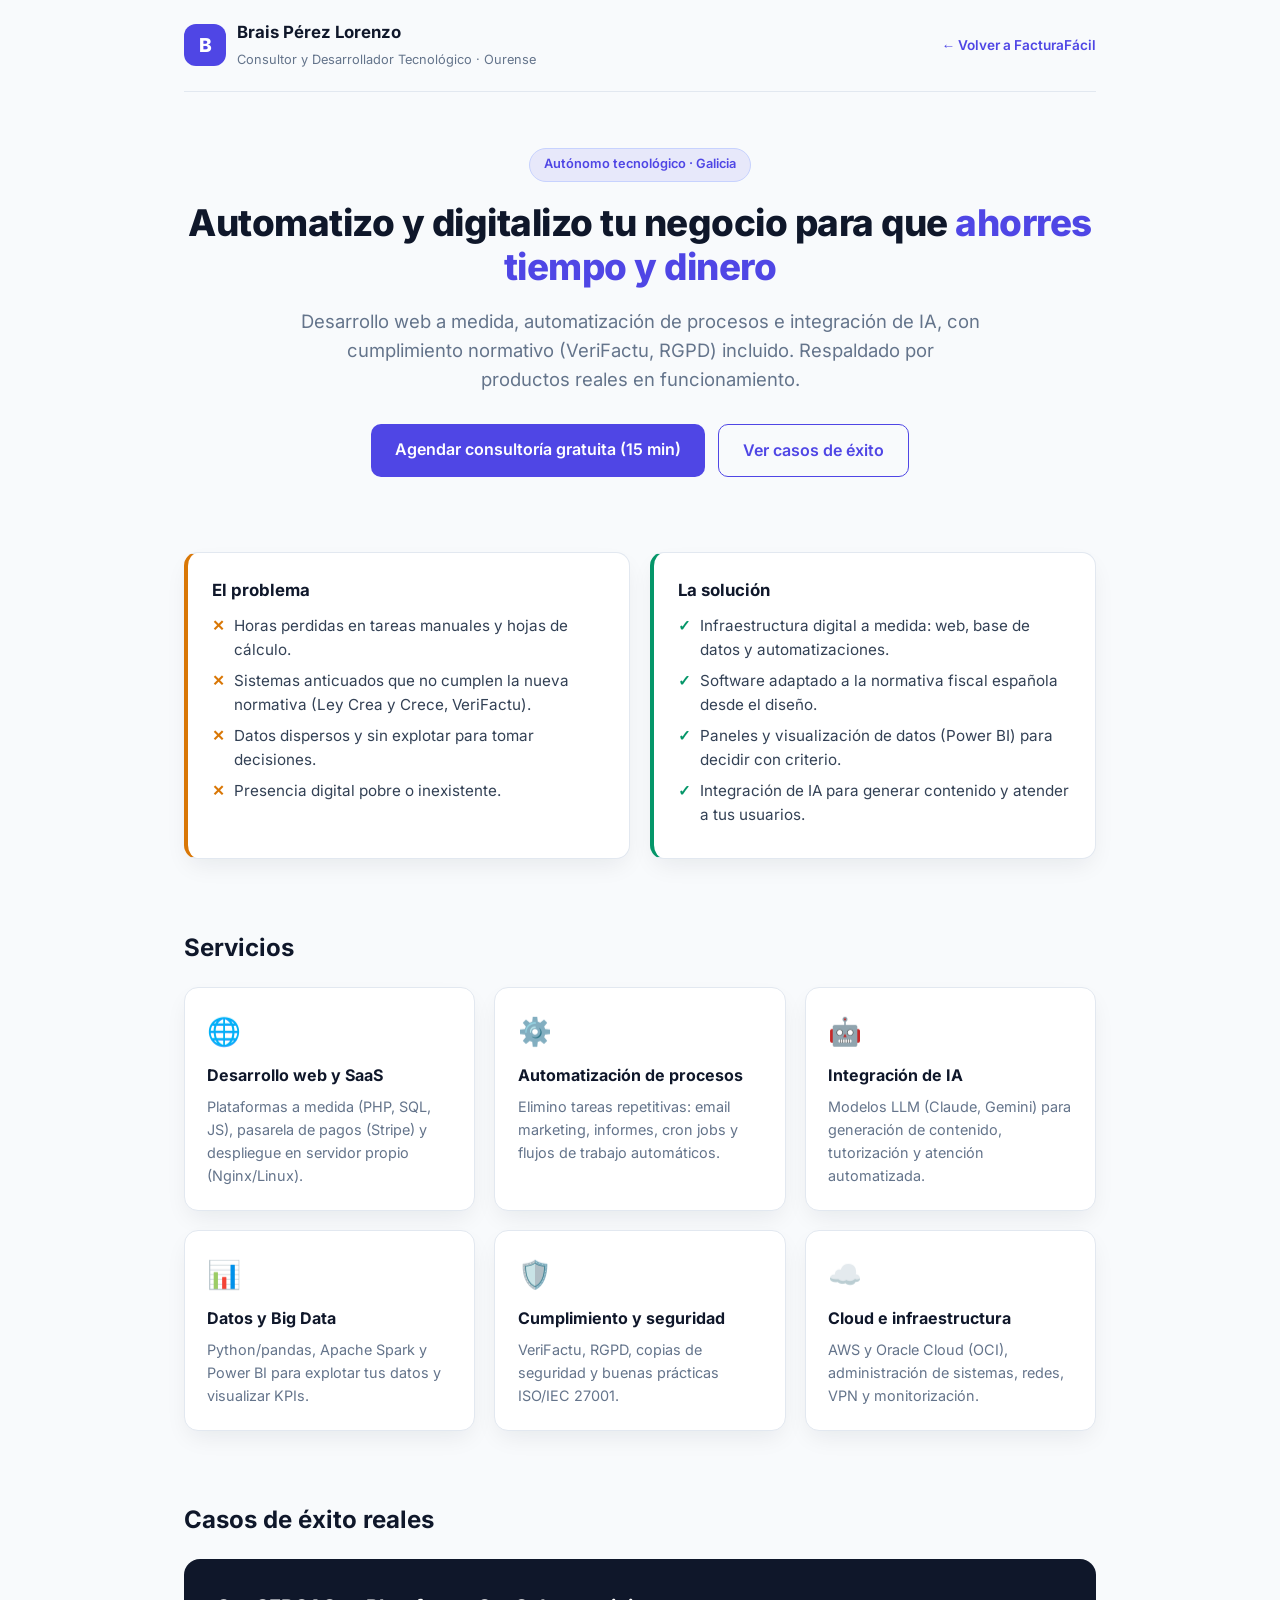
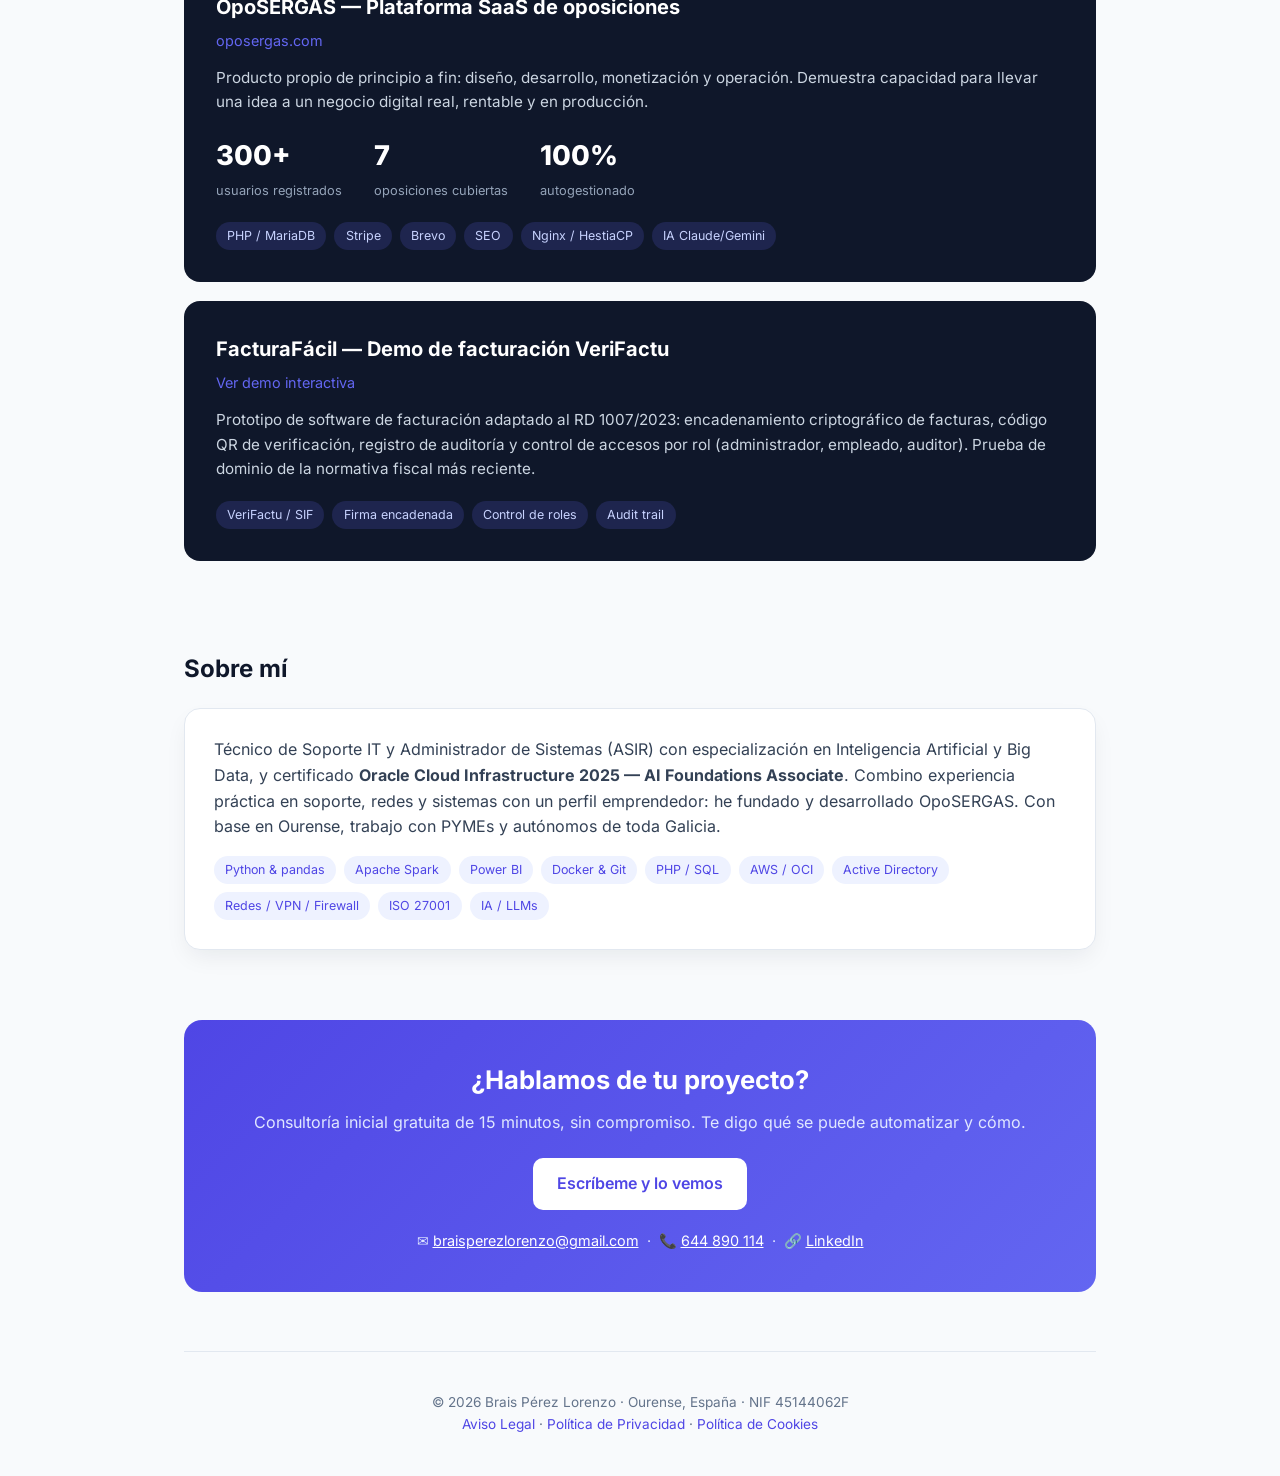
<file: dossier.html>
<!DOCTYPE html>
<html lang="es">
<head>
    <meta charset="UTF-8">
    <meta name="viewport" content="width=device-width, initial-scale=1.0">
    <meta name="description" content="Brais Pérez Lorenzo — Consultor y desarrollador tecnológico autónomo en Ourense. Automatización de procesos, desarrollo web y cumplimiento normativo (VeriFactu, RGPD). Caso de éxito: OpoSERGAS.">
    <meta property="og:title" content="Brais Pérez Lorenzo — Consultor y Desarrollador Tecnológico">
    <meta property="og:description" content="Automatizo y digitalizo procesos para PYMEs y autónomos de Galicia. Casos reales: OpoSERGAS y FacturaFácil.">
    <meta property="og:type" content="website">
    <meta property="og:locale" content="es_ES">
    <link rel="icon" href="data:image/svg+xml,%3Csvg xmlns='http://www.w3.org/2000/svg' viewBox='0 0 100 100'%3E%3Crect width='100' height='100' rx='20' fill='%234f46e5'/%3E%3Ctext x='50' y='68' font-size='52' text-anchor='middle' fill='white' font-family='Arial' font-weight='bold'%3EB%3C/text%3E%3C/svg%3E">
    <title>Brais Pérez Lorenzo — Consultor y Desarrollador Tecnológico | Ourense</title>
    <link href="assets/fonts/inter.css" rel="stylesheet">
    <style>
        :root {
            --bg-color: #f8fafc;
            --panel-bg: #ffffff;
            --border-color: #e2e8f0;
            --text-color: #334155;
            --text-muted: #64748b;
            --dark-slate: #0f172a;
            --primary: #4f46e5;
            --primary-light: #6366f1;
            --accent-teal: #059669;
            --accent-orange: #d97706;
            --glass-shadow: 0 10px 25px -5px rgba(15, 23, 42, 0.08);
        }
        * { margin: 0; padding: 0; box-sizing: border-box; font-family: 'Inter', sans-serif; }
        body { background: var(--bg-color); color: var(--text-color); line-height: 1.6; }
        .wrap { max-width: 960px; margin: 0 auto; padding: 0 1.5rem; }

        /* Top bar */
        .topbar { display: flex; align-items: center; justify-content: space-between; padding: 1.2rem 0; border-bottom: 1px solid var(--border-color); }
        .brand { display: flex; align-items: center; gap: 0.7rem; text-decoration: none; color: inherit; }
        .brand-icon { width: 42px; height: 42px; border-radius: 12px; background: var(--primary); color: #fff; display: grid; place-items: center; font-weight: 800; font-size: 1.2rem; }
        .brand-text h1 { font-size: 1.05rem; font-weight: 700; color: var(--dark-slate); }
        .brand-text span { font-size: 0.8rem; color: var(--text-muted); }
        .topbar a.back { font-size: 0.85rem; color: var(--primary); text-decoration: none; font-weight: 600; }

        /* Hero */
        .hero { text-align: center; padding: 3.5rem 0 2.5rem; }
        .hero .tag { display: inline-block; background: var(--primary-glow, rgba(79,70,229,0.1)); color: var(--primary); border: 1px solid #c7d2fe; padding: 0.35rem 0.9rem; border-radius: 999px; font-size: 0.8rem; font-weight: 600; margin-bottom: 1.2rem; }
        .hero h2 { font-size: 2.3rem; line-height: 1.2; color: var(--dark-slate); font-weight: 800; letter-spacing: -0.5px; }
        .hero h2 span { color: var(--primary); }
        .hero p.lead { font-size: 1.15rem; color: var(--text-muted); max-width: 680px; margin: 1.1rem auto 0; }
        .hero .ctas { margin-top: 1.8rem; display: flex; gap: 0.8rem; justify-content: center; flex-wrap: wrap; }

        .btn { display: inline-block; background: var(--primary); color: #fff; text-decoration: none; padding: 0.8rem 1.5rem; border-radius: 10px; font-weight: 600; border: none; cursor: pointer; transition: transform .15s, box-shadow .15s; }
        .btn:hover { transform: translateY(-2px); box-shadow: 0 8px 20px -6px var(--primary); }
        .btn.outline { background: transparent; color: var(--primary); border: 1.5px solid var(--primary); }

        section { padding: 2.2rem 0; }
        h3.section-title { font-size: 1.5rem; color: var(--dark-slate); font-weight: 700; margin-bottom: 1.2rem; }

        /* Problem / Solution grid */
        .ps-grid { display: grid; grid-template-columns: 1fr 1fr; gap: 1.2rem; }
        .ps-card { background: var(--panel-bg); border: 1px solid var(--border-color); border-radius: 14px; padding: 1.5rem; box-shadow: var(--glass-shadow); }
        .ps-card h4 { font-size: 1.05rem; margin-bottom: 0.6rem; color: var(--dark-slate); }
        .ps-card.problem { border-left: 4px solid var(--accent-orange); }
        .ps-card.solution { border-left: 4px solid var(--accent-teal); }
        .ps-card ul { list-style: none; }
        .ps-card li { padding-left: 1.4rem; position: relative; margin-bottom: 0.4rem; font-size: 0.95rem; }
        .ps-card.problem li::before { content: '✕'; position: absolute; left: 0; color: var(--accent-orange); font-weight: 700; }
        .ps-card.solution li::before { content: '✓'; position: absolute; left: 0; color: var(--accent-teal); font-weight: 700; }

        /* Services */
        .svc-grid { display: grid; grid-template-columns: repeat(3, 1fr); gap: 1.2rem; }
        .svc { background: var(--panel-bg); border: 1px solid var(--border-color); border-radius: 14px; padding: 1.4rem; box-shadow: var(--glass-shadow); }
        .svc .ico { font-size: 1.7rem; margin-bottom: 0.6rem; }
        .svc h4 { font-size: 1rem; color: var(--dark-slate); margin-bottom: 0.4rem; }
        .svc p { font-size: 0.9rem; color: var(--text-muted); }

        /* Proof / case studies */
        .case { background: var(--dark-slate); color: #e2e8f0; border-radius: 16px; padding: 2rem; margin-bottom: 1.2rem; }
        .case h4 { color: #fff; font-size: 1.25rem; margin-bottom: 0.3rem; }
        .case .url { color: var(--primary-light); font-size: 0.9rem; text-decoration: none; }
        .case p { margin-top: 0.8rem; color: #cbd5e1; font-size: 0.95rem; }
        .metrics { display: flex; gap: 2rem; margin-top: 1.2rem; flex-wrap: wrap; }
        .metric strong { display: block; font-size: 1.7rem; color: #fff; font-weight: 800; }
        .metric span { font-size: 0.8rem; color: #94a3b8; }
        .stack { margin-top: 1.2rem; display: flex; gap: 0.5rem; flex-wrap: wrap; }
        .chip { background: rgba(99,102,241,0.18); color: #c7d2fe; padding: 0.25rem 0.7rem; border-radius: 999px; font-size: 0.78rem; }

        /* About */
        .about { background: var(--panel-bg); border: 1px solid var(--border-color); border-radius: 16px; padding: 1.8rem; box-shadow: var(--glass-shadow); }
        .about .skills { display: flex; gap: 0.5rem; flex-wrap: wrap; margin-top: 1rem; }
        .about .skills .chip { background: #eef2ff; color: var(--primary); }

        /* CTA */
        .cta-band { background: linear-gradient(135deg, var(--primary), var(--primary-light)); color: #fff; border-radius: 18px; padding: 2.5rem; text-align: center; }
        .cta-band h3 { color: #fff; font-size: 1.6rem; margin-bottom: 0.6rem; }
        .cta-band p { color: #e0e7ff; margin-bottom: 1.4rem; }
        .cta-band .btn { background: #fff; color: var(--primary); }
        .cta-band .contact { margin-top: 1.2rem; font-size: 0.9rem; color: #e0e7ff; }
        .cta-band .contact a { color: #fff; text-decoration: underline; }

        footer { text-align: center; padding: 2.5rem 0; color: var(--text-muted); font-size: 0.85rem; border-top: 1px solid var(--border-color); margin-top: 1.5rem; }
        footer a { color: var(--primary); text-decoration: none; }

        @media (max-width: 720px) {
            .hero h2 { font-size: 1.7rem; }
            .ps-grid, .svc-grid { grid-template-columns: 1fr; }
        }
        @media print {
            .topbar a.back, .hero .ctas, .cta-band .btn { display: none; }
            body { background: #fff; }
            .case { background: #f1f5f9; color: #1e293b; }
            .case h4, .metric strong { color: #0f172a; }
        }
    </style>
</head>
<body>
    <div class="wrap">
        <div class="topbar">
            <a class="brand" href="index.html">
                <div class="brand-icon">B</div>
                <div class="brand-text">
                    <h1>Brais Pérez Lorenzo</h1>
                    <span>Consultor y Desarrollador Tecnológico · Ourense</span>
                </div>
            </a>
            <a class="back" href="index.html">&larr; Volver a FacturaFácil</a>
        </div>

        <header class="hero">
            <span class="tag">Autónomo tecnológico · Galicia</span>
            <h2>Automatizo y digitalizo tu negocio para que <span>ahorres tiempo y dinero</span></h2>
            <p class="lead">Desarrollo web a medida, automatización de procesos e integración de IA, con cumplimiento normativo (VeriFactu, RGPD) incluido. Respaldado por productos reales en funcionamiento.</p>
            <div class="ctas">
                <a class="btn" href="mailto:braisperezlorenzo@gmail.com?subject=Consultor%C3%ADa%20gratuita%2015%20min">Agendar consultoría gratuita (15 min)</a>
                <a class="btn outline" href="#casos">Ver casos de éxito</a>
            </div>
        </header>

        <section>
            <div class="ps-grid">
                <div class="ps-card problem">
                    <h4>El problema</h4>
                    <ul>
                        <li>Horas perdidas en tareas manuales y hojas de cálculo.</li>
                        <li>Sistemas anticuados que no cumplen la nueva normativa (Ley Crea y Crece, VeriFactu).</li>
                        <li>Datos dispersos y sin explotar para tomar decisiones.</li>
                        <li>Presencia digital pobre o inexistente.</li>
                    </ul>
                </div>
                <div class="ps-card solution">
                    <h4>La solución</h4>
                    <ul>
                        <li>Infraestructura digital a medida: web, base de datos y automatizaciones.</li>
                        <li>Software adaptado a la normativa fiscal española desde el diseño.</li>
                        <li>Paneles y visualización de datos (Power BI) para decidir con criterio.</li>
                        <li>Integración de IA para generar contenido y atender a tus usuarios.</li>
                    </ul>
                </div>
            </div>
        </section>

        <section>
            <h3 class="section-title">Servicios</h3>
            <div class="svc-grid">
                <div class="svc"><div class="ico">🌐</div><h4>Desarrollo web y SaaS</h4><p>Plataformas a medida (PHP, SQL, JS), pasarela de pagos (Stripe) y despliegue en servidor propio (Nginx/Linux).</p></div>
                <div class="svc"><div class="ico">⚙️</div><h4>Automatización de procesos</h4><p>Elimino tareas repetitivas: email marketing, informes, cron jobs y flujos de trabajo automáticos.</p></div>
                <div class="svc"><div class="ico">🤖</div><h4>Integración de IA</h4><p>Modelos LLM (Claude, Gemini) para generación de contenido, tutorización y atención automatizada.</p></div>
                <div class="svc"><div class="ico">📊</div><h4>Datos y Big Data</h4><p>Python/pandas, Apache Spark y Power BI para explotar tus datos y visualizar KPIs.</p></div>
                <div class="svc"><div class="ico">🛡️</div><h4>Cumplimiento y seguridad</h4><p>VeriFactu, RGPD, copias de seguridad y buenas prácticas ISO/IEC 27001.</p></div>
                <div class="svc"><div class="ico">☁️</div><h4>Cloud e infraestructura</h4><p>AWS y Oracle Cloud (OCI), administración de sistemas, redes, VPN y monitorización.</p></div>
            </div>
        </section>

        <section id="casos">
            <h3 class="section-title">Casos de éxito reales</h3>

            <div class="case">
                <h4>OpoSERGAS — Plataforma SaaS de oposiciones</h4>
                <a class="url" href="https://oposergas.com/" target="_blank" rel="noopener">oposergas.com</a>
                <p>Producto propio de principio a fin: diseño, desarrollo, monetización y operación. Demuestra capacidad para llevar una idea a un negocio digital real, rentable y en producción.</p>
                <div class="metrics">
                    <div class="metric"><strong>300+</strong><span>usuarios registrados</span></div>
                    <div class="metric"><strong>7</strong><span>oposiciones cubiertas</span></div>
                    <div class="metric"><strong>100%</strong><span>autogestionado</span></div>
                </div>
                <div class="stack">
                    <span class="chip">PHP / MariaDB</span><span class="chip">Stripe</span><span class="chip">Brevo</span>
                    <span class="chip">SEO</span><span class="chip">Nginx / HestiaCP</span><span class="chip">IA Claude/Gemini</span>
                </div>
            </div>

            <div class="case">
                <h4>FacturaFácil — Demo de facturación VeriFactu</h4>
                <a class="url" href="index.html">Ver demo interactiva</a>
                <p>Prototipo de software de facturación adaptado al RD 1007/2023: encadenamiento criptográfico de facturas, código QR de verificación, registro de auditoría y control de accesos por rol (administrador, empleado, auditor). Prueba de dominio de la normativa fiscal más reciente.</p>
                <div class="stack">
                    <span class="chip">VeriFactu / SIF</span><span class="chip">Firma encadenada</span><span class="chip">Control de roles</span><span class="chip">Audit trail</span>
                </div>
            </div>
        </section>

        <section>
            <h3 class="section-title">Sobre mí</h3>
            <div class="about">
                <p>Técnico de Soporte IT y Administrador de Sistemas (ASIR) con especialización en Inteligencia Artificial y Big Data, y certificado <strong>Oracle Cloud Infrastructure 2025 — AI Foundations Associate</strong>. Combino experiencia práctica en soporte, redes y sistemas con un perfil emprendedor: he fundado y desarrollado OpoSERGAS. Con base en Ourense, trabajo con PYMEs y autónomos de toda Galicia.</p>
                <div class="skills">
                    <span class="chip">Python &amp; pandas</span><span class="chip">Apache Spark</span><span class="chip">Power BI</span>
                    <span class="chip">Docker &amp; Git</span><span class="chip">PHP / SQL</span><span class="chip">AWS / OCI</span>
                    <span class="chip">Active Directory</span><span class="chip">Redes / VPN / Firewall</span><span class="chip">ISO 27001</span>
                    <span class="chip">IA / LLMs</span>
                </div>
            </div>
        </section>

        <section>
            <div class="cta-band">
                <h3>¿Hablamos de tu proyecto?</h3>
                <p>Consultoría inicial gratuita de 15 minutos, sin compromiso. Te digo qué se puede automatizar y cómo.</p>
                <a class="btn" href="mailto:braisperezlorenzo@gmail.com?subject=Consultor%C3%ADa%20gratuita%2015%20min">Escríbeme y lo vemos</a>
                <div class="contact">
                    ✉ <a href="mailto:braisperezlorenzo@gmail.com">braisperezlorenzo@gmail.com</a>
                    &nbsp;·&nbsp; 📞 <a href="tel:+34644890114">644 890 114</a>
                    &nbsp;·&nbsp; 🔗 <a href="https://www.linkedin.com/in/brais-perez-lorenzo-it" target="_blank" rel="noopener">LinkedIn</a>
                </div>
            </div>
        </section>

        <footer>
            <p>&copy; 2026 Brais Pérez Lorenzo · Ourense, España · NIF 45144062F<br>
            <a href="legal/aviso-legal.html">Aviso Legal</a> · <a href="legal/privacidad.html">Política de Privacidad</a> · <a href="legal/cookies.html">Política de Cookies</a></p>
        </footer>
    </div>
</body>
</html>
</file>
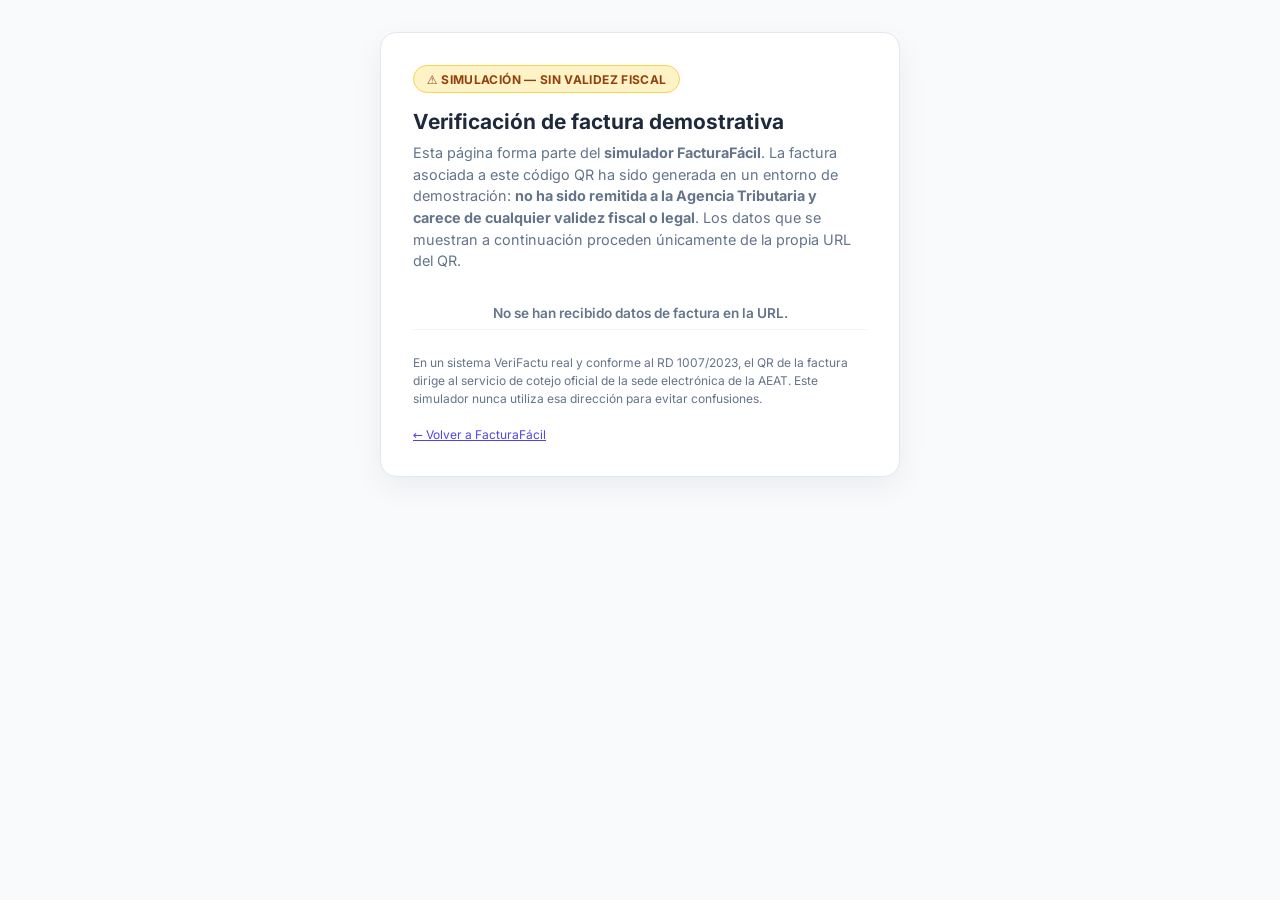
<file: verificacion-demo.html>
<!DOCTYPE html>
<html lang="es">
<head>
    <meta charset="UTF-8">
    <meta name="viewport" content="width=device-width, initial-scale=1.0">
    <meta name="robots" content="noindex">
    <link rel="icon" href="data:image/svg+xml,%3Csvg xmlns='http://www.w3.org/2000/svg' viewBox='0 0 100 100'%3E%3Crect width='100' height='100' rx='20' fill='%234f46e5'/%3E%3Ctext x='50' y='68' font-size='52' text-anchor='middle' fill='white' font-family='Arial' font-weight='bold'%3EF%3C/text%3E%3C/svg%3E">
    <title>Verificación de factura (DEMO) — FacturaFácil</title>
    <link href="assets/fonts/inter.css" rel="stylesheet">
    <style>
        :root { --primary:#4f46e5; --slate:#1e293b; --muted:#64748b; --bg:#f8fafc; }
        * { box-sizing:border-box; margin:0; }
        body { font-family:'Inter',system-ui,sans-serif; background:var(--bg); color:var(--slate); display:flex; justify-content:center; padding:2rem 1rem; min-height:100vh; }
        .card { background:#fff; border:1px solid #e2e8f0; border-radius:16px; max-width:520px; width:100%; padding:2rem; box-shadow:0 10px 30px rgba(15,23,42,.06); height:fit-content; }
        .badge-demo { display:inline-block; background:#fef3c7; color:#92400e; border:1px solid #fcd34d; padding:.35rem .8rem; border-radius:999px; font-size:.75rem; font-weight:700; letter-spacing:.03em; margin-bottom:1rem; }
        h1 { font-size:1.3rem; margin-bottom:.5rem; }
        p.lead { color:var(--muted); font-size:.9rem; line-height:1.5; margin-bottom:1.5rem; }
        table { width:100%; border-collapse:collapse; font-size:.85rem; }
        td { padding:.55rem .4rem; border-bottom:1px solid #f1f5f9; }
        td:first-child { color:var(--muted); font-weight:600; width:40%; }
        td:last-child { font-weight:600; word-break:break-all; }
        .hash { font-family:monospace; font-size:.72rem; color:var(--primary); }
        .footer { margin-top:1.5rem; font-size:.75rem; color:var(--muted); line-height:1.5; }
        a { color:var(--primary); }
    </style>
</head>
<body>
    <main class="card">
        <span class="badge-demo">⚠ SIMULACIÓN — SIN VALIDEZ FISCAL</span>
        <h1>Verificación de factura demostrativa</h1>
        <p class="lead">Esta página forma parte del <strong>simulador FacturaFácil</strong>. La factura asociada a este código QR ha sido generada en un entorno de demostración: <strong>no ha sido remitida a la Agencia Tributaria y carece de cualquier validez fiscal o legal</strong>. Los datos que se muestran a continuación proceden únicamente de la propia URL del QR.</p>
        <table id="datos"><tbody></tbody></table>
        <p class="footer">
            En un sistema VeriFactu real y conforme al RD 1007/2023, el QR de la factura dirige al servicio de cotejo oficial de la sede electrónica de la AEAT. Este simulador nunca utiliza esa dirección para evitar confusiones.<br><br>
            <a href="index.html">&larr; Volver a FacturaFácil</a>
        </p>
    </main>
    <script>
        const params = new URLSearchParams(window.location.search);
        const campos = [
            ['NIF emisor (ficticio)', 'nif'],
            ['Nº de serie', 'numserie'],
            ['Fecha', 'fecha'],
            ['Importe total', 'importe'],
            ['Huella SHA-256', 'hash']
        ];
        const tbody = document.querySelector('#datos tbody');
        campos.forEach(([label, key]) => {
            const v = params.get(key);
            if (!v) return;
            const tr = document.createElement('tr');
            const td1 = document.createElement('td'); td1.textContent = label;
            const td2 = document.createElement('td'); td2.textContent = key === 'importe' ? v + ' €' : v;
            if (key === 'hash') td2.className = 'hash';
            tr.append(td1, td2);
            tbody.appendChild(tr);
        });
        if (!tbody.children.length) {
            tbody.innerHTML = '<tr><td colspan="2" style="text-align:center;color:var(--muted);">No se han recibido datos de factura en la URL.</td></tr>';
        }
    </script>
</body>
</html>
</file>
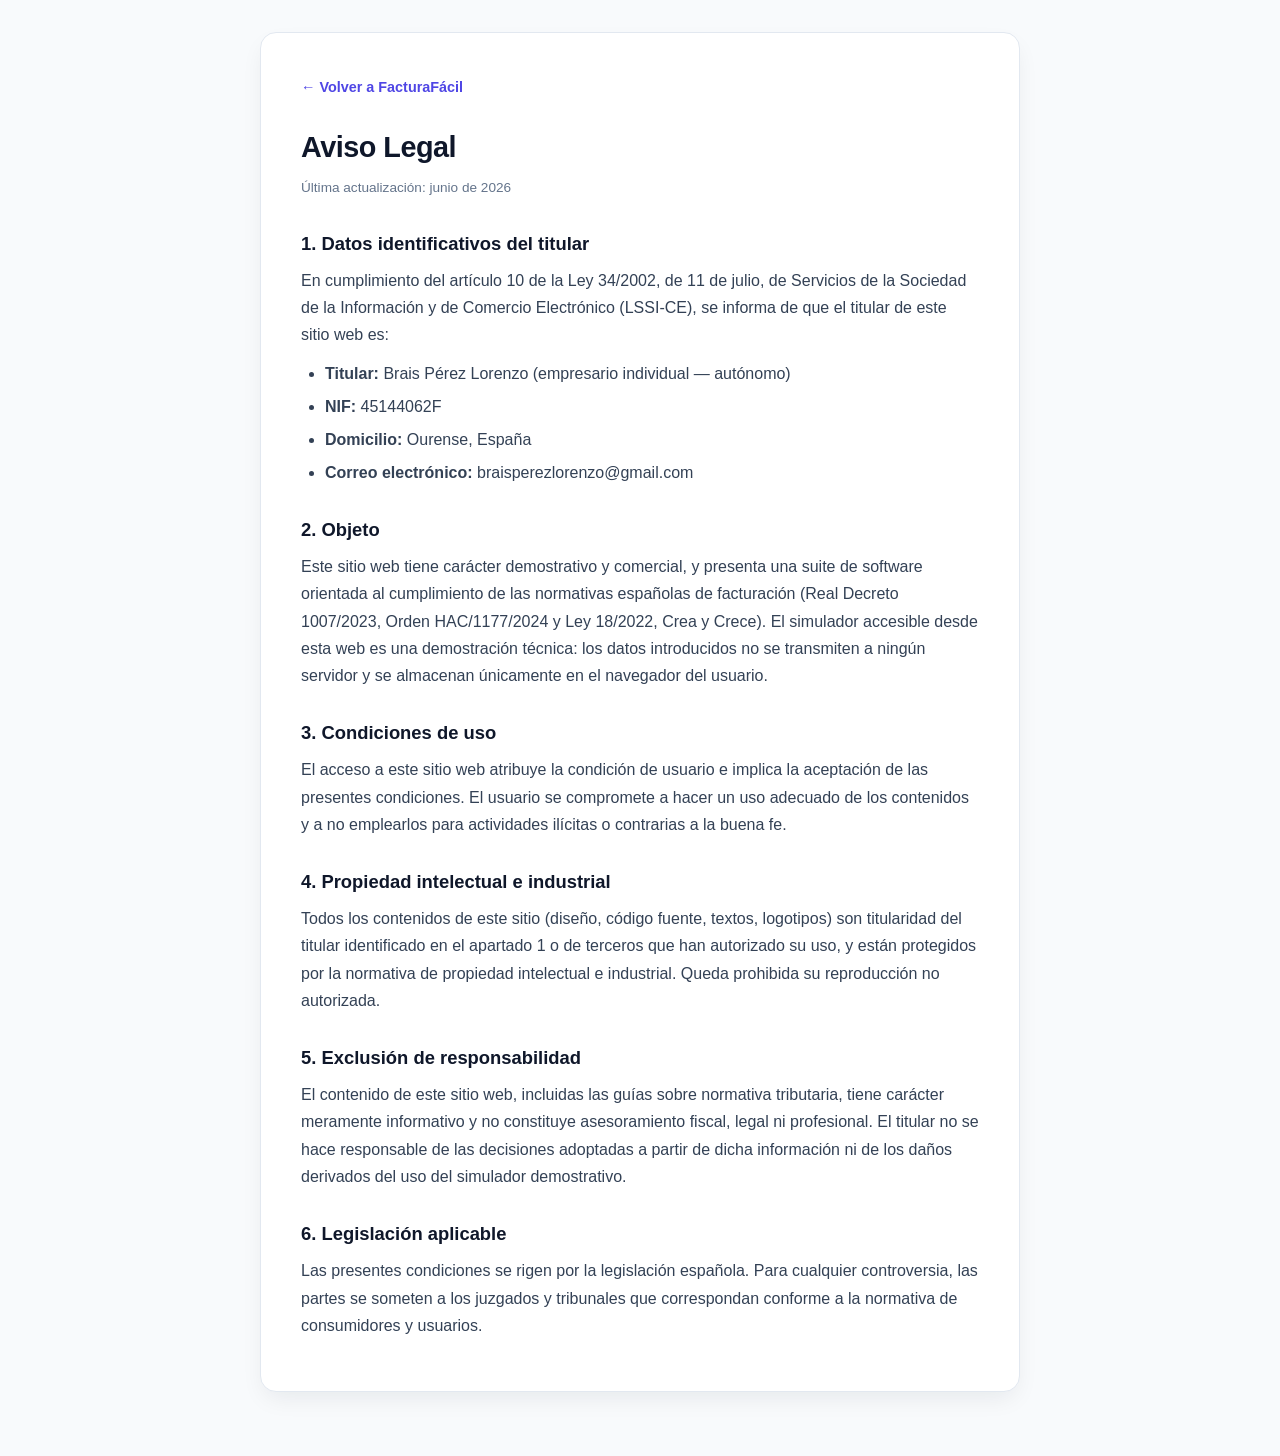
<file: legal/aviso-legal.html>
<!DOCTYPE html>
<html lang="es">
<head>
    <meta charset="UTF-8">
    <meta name="viewport" content="width=device-width, initial-scale=1.0">
    <link rel="icon" href="data:image/svg+xml,%3Csvg xmlns='http://www.w3.org/2000/svg' viewBox='0 0 100 100'%3E%3Crect width='100' height='100' rx='20' fill='%234f46e5'/%3E%3Ctext x='50' y='68' font-size='52' text-anchor='middle' fill='white' font-family='Arial' font-weight='bold'%3EF%3C/text%3E%3C/svg%3E">
    <title>Aviso Legal — FacturaFácil</title>
    <link rel="stylesheet" href="legal.css">
</head>
<body>
    <main class="legal-container">
        <a href="../index.html" class="back-link">&larr; Volver a FacturaFácil</a>
        <h1>Aviso Legal</h1>
        <p class="updated">Última actualización: junio de 2026</p>

        <h2>1. Datos identificativos del titular</h2>
        <p>En cumplimiento del artículo 10 de la Ley 34/2002, de 11 de julio, de Servicios de la Sociedad de la Información y de Comercio Electrónico (LSSI-CE), se informa de que el titular de este sitio web es:</p>
        <ul>
            <li><strong>Titular:</strong> Brais Pérez Lorenzo (empresario individual — autónomo)</li>
            <li><strong>NIF:</strong> 45144062F</li>
            <li><strong>Domicilio:</strong> Ourense, España</li>
            <li><strong>Correo electrónico:</strong> braisperezlorenzo@gmail.com</li>
        </ul>

        <h2>2. Objeto</h2>
        <p>Este sitio web tiene carácter demostrativo y comercial, y presenta una suite de software orientada al cumplimiento de las normativas españolas de facturación (Real Decreto 1007/2023, Orden HAC/1177/2024 y Ley 18/2022, Crea y Crece). El simulador accesible desde esta web es una demostración técnica: los datos introducidos no se transmiten a ningún servidor y se almacenan únicamente en el navegador del usuario.</p>

        <h2>3. Condiciones de uso</h2>
        <p>El acceso a este sitio web atribuye la condición de usuario e implica la aceptación de las presentes condiciones. El usuario se compromete a hacer un uso adecuado de los contenidos y a no emplearlos para actividades ilícitas o contrarias a la buena fe.</p>

        <h2>4. Propiedad intelectual e industrial</h2>
        <p>Todos los contenidos de este sitio (diseño, código fuente, textos, logotipos) son titularidad del titular identificado en el apartado 1 o de terceros que han autorizado su uso, y están protegidos por la normativa de propiedad intelectual e industrial. Queda prohibida su reproducción no autorizada.</p>

        <h2>5. Exclusión de responsabilidad</h2>
        <p>El contenido de este sitio web, incluidas las guías sobre normativa tributaria, tiene carácter meramente informativo y no constituye asesoramiento fiscal, legal ni profesional. El titular no se hace responsable de las decisiones adoptadas a partir de dicha información ni de los daños derivados del uso del simulador demostrativo.</p>

        <h2>6. Legislación aplicable</h2>
        <p>Las presentes condiciones se rigen por la legislación española. Para cualquier controversia, las partes se someten a los juzgados y tribunales que correspondan conforme a la normativa de consumidores y usuarios.</p>
    </main>
</body>
</html>
</file>
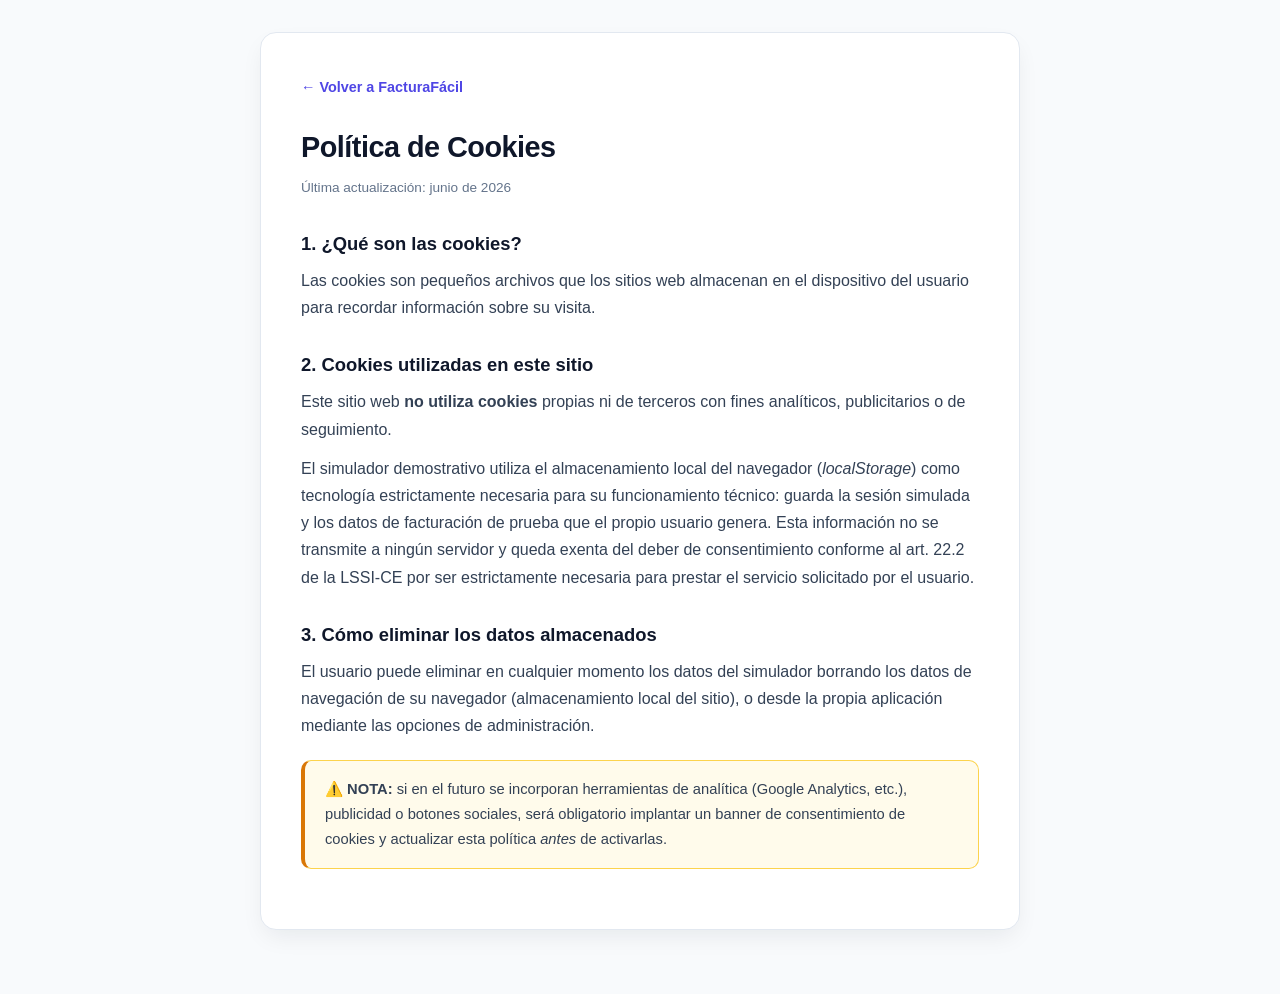
<file: legal/cookies.html>
<!DOCTYPE html>
<html lang="es">
<head>
    <meta charset="UTF-8">
    <meta name="viewport" content="width=device-width, initial-scale=1.0">
    <link rel="icon" href="data:image/svg+xml,%3Csvg xmlns='http://www.w3.org/2000/svg' viewBox='0 0 100 100'%3E%3Crect width='100' height='100' rx='20' fill='%234f46e5'/%3E%3Ctext x='50' y='68' font-size='52' text-anchor='middle' fill='white' font-family='Arial' font-weight='bold'%3EF%3C/text%3E%3C/svg%3E">
    <title>Política de Cookies — FacturaFácil</title>
    <link rel="stylesheet" href="legal.css">
</head>
<body>
    <main class="legal-container">
        <a href="../index.html" class="back-link">&larr; Volver a FacturaFácil</a>
        <h1>Política de Cookies</h1>
        <p class="updated">Última actualización: junio de 2026</p>

        <h2>1. ¿Qué son las cookies?</h2>
        <p>Las cookies son pequeños archivos que los sitios web almacenan en el dispositivo del usuario para recordar información sobre su visita.</p>

        <h2>2. Cookies utilizadas en este sitio</h2>
        <p>Este sitio web <strong>no utiliza cookies</strong> propias ni de terceros con fines analíticos, publicitarios o de seguimiento.</p>
        <p>El simulador demostrativo utiliza el almacenamiento local del navegador (<em>localStorage</em>) como tecnología estrictamente necesaria para su funcionamiento técnico: guarda la sesión simulada y los datos de facturación de prueba que el propio usuario genera. Esta información no se transmite a ningún servidor y queda exenta del deber de consentimiento conforme al art. 22.2 de la LSSI-CE por ser estrictamente necesaria para prestar el servicio solicitado por el usuario.</p>

        <h2>3. Cómo eliminar los datos almacenados</h2>
        <p>El usuario puede eliminar en cualquier momento los datos del simulador borrando los datos de navegación de su navegador (almacenamiento local del sitio), o desde la propia aplicación mediante las opciones de administración.</p>

        <div class="warning-box">
            ⚠️ <strong>NOTA:</strong> si en el futuro se incorporan herramientas de analítica (Google Analytics, etc.), publicidad o botones sociales, será obligatorio implantar un banner de consentimiento de cookies y actualizar esta política <em>antes</em> de activarlas.
        </div>
    </main>
</body>
</html>
</file>
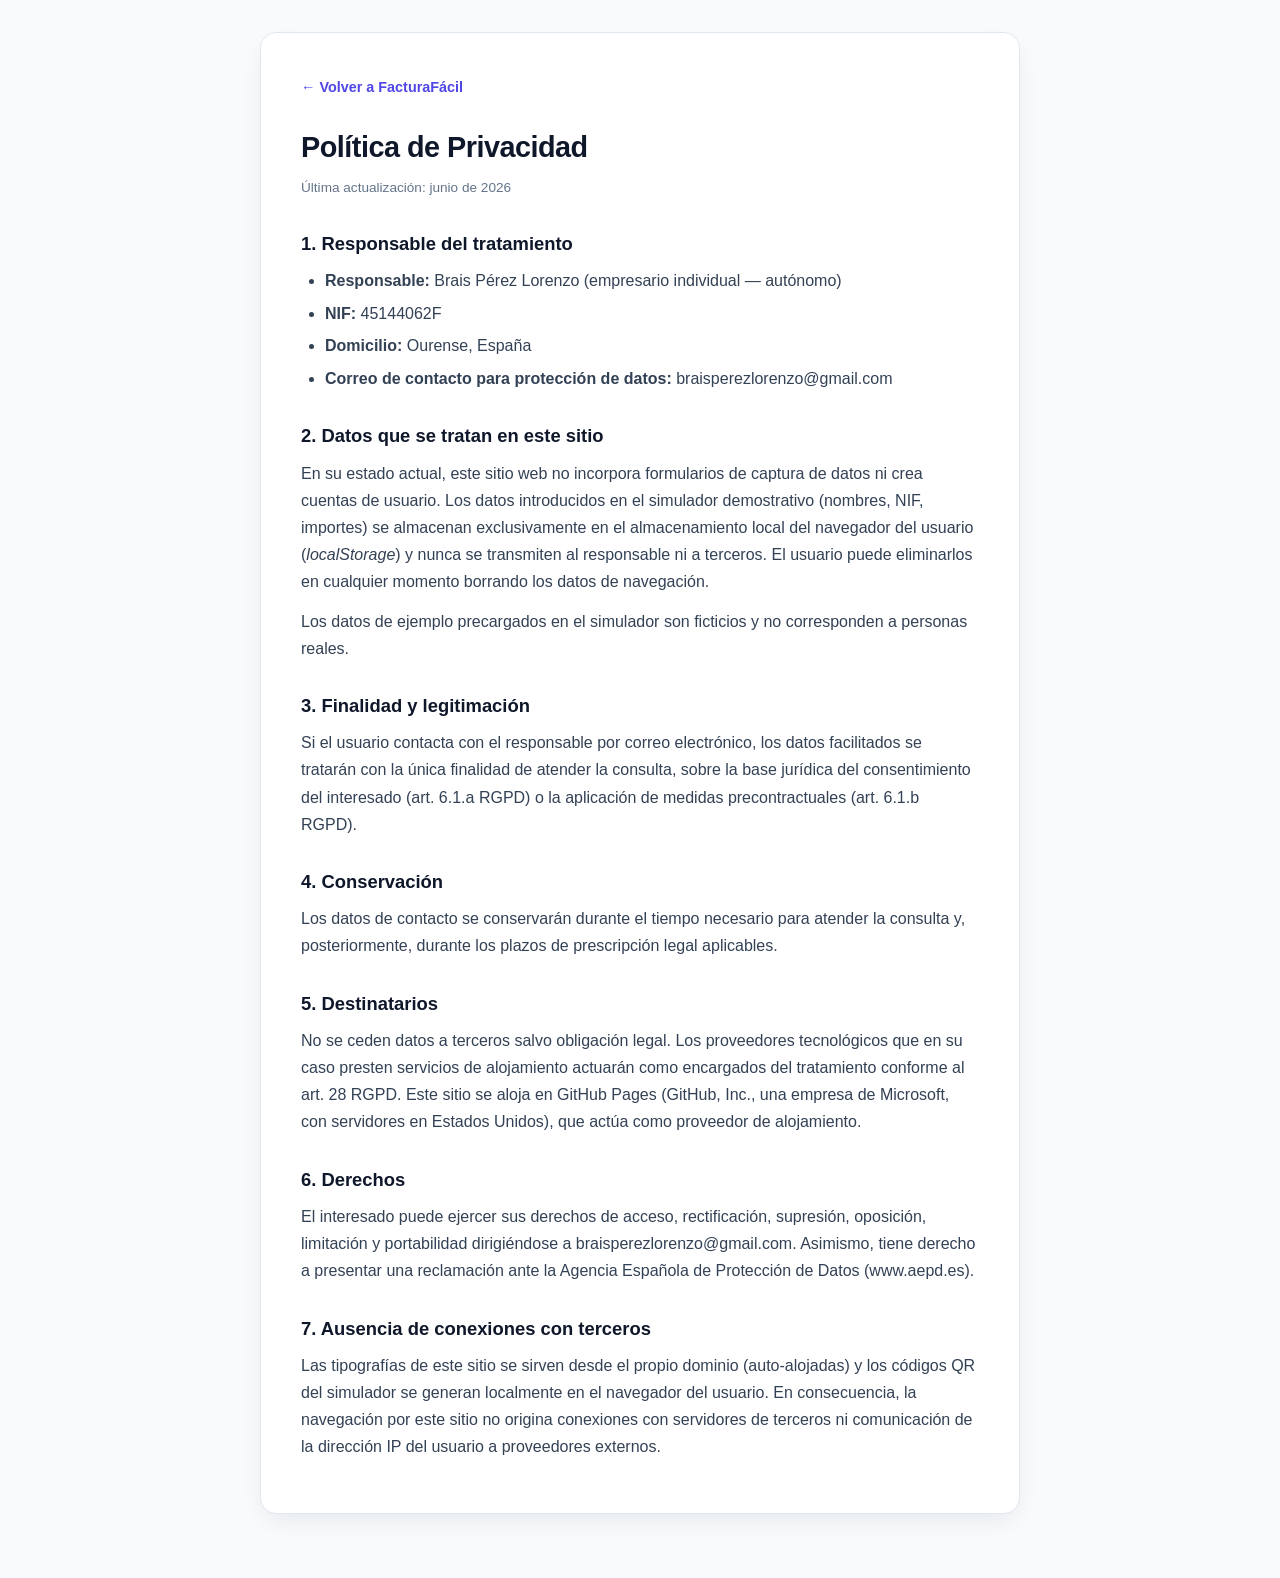
<file: legal/privacidad.html>
<!DOCTYPE html>
<html lang="es">
<head>
    <meta charset="UTF-8">
    <meta name="viewport" content="width=device-width, initial-scale=1.0">
    <link rel="icon" href="data:image/svg+xml,%3Csvg xmlns='http://www.w3.org/2000/svg' viewBox='0 0 100 100'%3E%3Crect width='100' height='100' rx='20' fill='%234f46e5'/%3E%3Ctext x='50' y='68' font-size='52' text-anchor='middle' fill='white' font-family='Arial' font-weight='bold'%3EF%3C/text%3E%3C/svg%3E">
    <title>Política de Privacidad — FacturaFácil</title>
    <link rel="stylesheet" href="legal.css">
</head>
<body>
    <main class="legal-container">
        <a href="../index.html" class="back-link">&larr; Volver a FacturaFácil</a>
        <h1>Política de Privacidad</h1>
        <p class="updated">Última actualización: junio de 2026</p>

        <h2>1. Responsable del tratamiento</h2>
        <ul>
            <li><strong>Responsable:</strong> Brais Pérez Lorenzo (empresario individual — autónomo)</li>
            <li><strong>NIF:</strong> 45144062F</li>
            <li><strong>Domicilio:</strong> Ourense, España</li>
            <li><strong>Correo de contacto para protección de datos:</strong> braisperezlorenzo@gmail.com</li>
        </ul>

        <h2>2. Datos que se tratan en este sitio</h2>
        <p>En su estado actual, este sitio web no incorpora formularios de captura de datos ni crea cuentas de usuario. Los datos introducidos en el simulador demostrativo (nombres, NIF, importes) se almacenan exclusivamente en el almacenamiento local del navegador del usuario (<em>localStorage</em>) y nunca se transmiten al responsable ni a terceros. El usuario puede eliminarlos en cualquier momento borrando los datos de navegación.</p>
        <p>Los datos de ejemplo precargados en el simulador son ficticios y no corresponden a personas reales.</p>

        <h2>3. Finalidad y legitimación</h2>
        <p>Si el usuario contacta con el responsable por correo electrónico, los datos facilitados se tratarán con la única finalidad de atender la consulta, sobre la base jurídica del consentimiento del interesado (art. 6.1.a RGPD) o la aplicación de medidas precontractuales (art. 6.1.b RGPD).</p>

        <h2>4. Conservación</h2>
        <p>Los datos de contacto se conservarán durante el tiempo necesario para atender la consulta y, posteriormente, durante los plazos de prescripción legal aplicables.</p>

        <h2>5. Destinatarios</h2>
        <p>No se ceden datos a terceros salvo obligación legal. Los proveedores tecnológicos que en su caso presten servicios de alojamiento actuarán como encargados del tratamiento conforme al art. 28 RGPD. Este sitio se aloja en GitHub Pages (GitHub, Inc., una empresa de Microsoft, con servidores en Estados Unidos), que actúa como proveedor de alojamiento.</p>

        <h2>6. Derechos</h2>
        <p>El interesado puede ejercer sus derechos de acceso, rectificación, supresión, oposición, limitación y portabilidad dirigiéndose a braisperezlorenzo@gmail.com. Asimismo, tiene derecho a presentar una reclamación ante la Agencia Española de Protección de Datos (www.aepd.es).</p>

        <h2>7. Ausencia de conexiones con terceros</h2>
        <p>Las tipografías de este sitio se sirven desde el propio dominio (auto-alojadas) y los códigos QR del simulador se generan localmente en el navegador del usuario. En consecuencia, la navegación por este sitio no origina conexiones con servidores de terceros ni comunicación de la dirección IP del usuario a proveedores externos.</p>
    </main>
</body>
</html>
</file>
<file: assets/fonts/inter.css>
@font-face {
  font-family: 'Inter';
  font-style: normal;
  font-weight: 300;
  font-display: swap;
  src: url(inter-300-latin.woff2) format('woff2');
  unicode-range: U+0000-00FF, U+0131, U+0152-0153, U+02BB-02BC, U+02C6, U+02DA, U+02DC, U+0304, U+0308, U+0329, U+2000-206F, U+20AC, U+2122, U+2191, U+2193, U+2212, U+2215, U+FEFF, U+FFFD;
}
@font-face {
  font-family: 'Inter';
  font-style: normal;
  font-weight: 400;
  font-display: swap;
  src: url(inter-400-latin.woff2) format('woff2');
  unicode-range: U+0000-00FF, U+0131, U+0152-0153, U+02BB-02BC, U+02C6, U+02DA, U+02DC, U+0304, U+0308, U+0329, U+2000-206F, U+20AC, U+2122, U+2191, U+2193, U+2212, U+2215, U+FEFF, U+FFFD;
}
@font-face {
  font-family: 'Inter';
  font-style: normal;
  font-weight: 500;
  font-display: swap;
  src: url(inter-500-latin.woff2) format('woff2');
  unicode-range: U+0000-00FF, U+0131, U+0152-0153, U+02BB-02BC, U+02C6, U+02DA, U+02DC, U+0304, U+0308, U+0329, U+2000-206F, U+20AC, U+2122, U+2191, U+2193, U+2212, U+2215, U+FEFF, U+FFFD;
}
@font-face {
  font-family: 'Inter';
  font-style: normal;
  font-weight: 600;
  font-display: swap;
  src: url(inter-600-latin.woff2) format('woff2');
  unicode-range: U+0000-00FF, U+0131, U+0152-0153, U+02BB-02BC, U+02C6, U+02DA, U+02DC, U+0304, U+0308, U+0329, U+2000-206F, U+20AC, U+2122, U+2191, U+2193, U+2212, U+2215, U+FEFF, U+FFFD;
}
@font-face {
  font-family: 'Inter';
  font-style: normal;
  font-weight: 700;
  font-display: swap;
  src: url(inter-700-latin.woff2) format('woff2');
  unicode-range: U+0000-00FF, U+0131, U+0152-0153, U+02BB-02BC, U+02C6, U+02DA, U+02DC, U+0304, U+0308, U+0329, U+2000-206F, U+20AC, U+2122, U+2191, U+2193, U+2212, U+2215, U+FEFF, U+FFFD;
}
@font-face {
  font-family: 'Inter';
  font-style: normal;
  font-weight: 800;
  font-display: swap;
  src: url(inter-800-latin.woff2) format('woff2');
  unicode-range: U+0000-00FF, U+0131, U+0152-0153, U+02BB-02BC, U+02C6, U+02DA, U+02DC, U+0304, U+0308, U+0329, U+2000-206F, U+20AC, U+2122, U+2191, U+2193, U+2212, U+2215, U+FEFF, U+FFFD;
}
</file>
<file: apps/compliance-suite/styles.css>
:root {
            --bg-color: #f8fafc;
            --panel-bg: #ffffff;
            --border-color: #e2e8f0;
            --text-color: #334155;
            --text-muted: #64748b;
            --dark-slate: #0f172a;
            --primary: #4f46e5;
            --primary-hover: #4338ca;
            --accent-cyan: #0891b2;
            --accent-teal: #0d9488;
            --success: #059669;
            --warning: #d97706;
            --error: #e11d48;
            --glass-shadow: 0 10px 25px -5px rgba(15, 23, 42, 0.08);
        }

        * {
            margin: 0;
            padding: 0;
            box-sizing: border-box;
            font-family: 'Inter', sans-serif;
        }

        body {
            background-color: var(--bg-color);
            background-image:
                radial-gradient(at 0% 0%, rgba(79, 70, 229, 0.05) 0px, transparent 50%),
                radial-gradient(at 100% 100%, rgba(6, 182, 212, 0.05) 0px, transparent 50%);
            color: var(--text-color);
            min-height: 100vh;
            display: flex;
            flex-direction: column;
            overflow-x: hidden;
        }

        /* Top Bar */
        header {
            padding: 1.25rem 2rem;
            display: flex;
            justify-content: space-between;
            align-items: center;
            border-bottom: 1px solid var(--border-color);
            background: rgba(255, 255, 255, 0.85);
            backdrop-filter: blur(16px);
            position: sticky;
            top: 0;
            z-index: 100;
        }

        .logo-area {
            display: flex;
            align-items: center;
            gap: 0.75rem;
        }

        .logo-icon {
            width: 42px;
            height: 42px;
            background: linear-gradient(135deg, var(--primary), var(--accent-cyan));
            border-radius: 12px;
            display: flex;
            align-items: center;
            justify-content: center;
            font-weight: 800;
            font-size: 1.3rem;
            color: white;
            box-shadow: 0 4px 20px rgba(99, 102, 241, 0.4);
        }

        .logo-text h1 {
            font-size: 1.2rem;
            font-weight: 700;
            background: linear-gradient(to right, #0f172a, #334155);
            -webkit-background-clip: text;
            -webkit-text-fill-color: transparent;
        }

        .logo-text span {
            font-size: 0.7rem;
            color: var(--accent-cyan);
            font-weight: 600;
            text-transform: uppercase;
            letter-spacing: 1px;
        }

        /* Navigation Hub Tabs */
        .nav-tabs {
            display: flex;
            background: #f1f5f9;
            border: 1px solid var(--border-color);
            padding: 0.35rem;
            border-radius: 14px;
            gap: 0.25rem;
        }

        .nav-tab-btn {
            background: transparent;
            border: none;
            color: var(--text-muted);
            padding: 0.6rem 1.2rem;
            border-radius: 10px;
            font-size: 0.85rem;
            font-weight: 600;
            cursor: pointer;
            display: flex;
            align-items: center;
            gap: 0.5rem;
            transition: all 0.3s ease;
        }

        .nav-tab-btn:hover {
            color: var(--dark-slate);
            background: rgba(15, 23, 42, 0.04);
        }

        .nav-tab-btn.active {
            background: linear-gradient(135deg, var(--primary), rgba(99, 102, 241, 0.5));
            color: white;
            box-shadow: 0 4px 12px rgba(99, 102, 241, 0.25);
        }

        /* Main Workspace */
        main {
            flex: 1;
            max-width: 1400px;
            width: 100%;
            margin: 0 auto;
            padding: 2rem;
        }

        .tab-content {
            display: none;
            animation: fadeIn 0.4s ease-in-out forwards;
        }

        .tab-content.active {
            display: grid;
            grid-template-columns: 1.2fr 1fr;
            gap: 2rem;
        }

        @media (max-width: 1024px) {
            .tab-content.active {
                grid-template-columns: 1fr;
            }
        }

        @keyframes fadeIn {
            from { opacity: 0; transform: translateY(10px); }
            to { opacity: 1; transform: translateY(0); }
        }

        /* Common Glass Panels */
        .glass-panel {
            background: var(--panel-bg);
            border: 1px solid var(--border-color);
            border-radius: 20px;
            backdrop-filter: blur(16px);
            -webkit-backdrop-filter: blur(16px);
            box-shadow: var(--glass-shadow);
            padding: 2rem;
            display: flex;
            flex-direction: column;
            gap: 1.5rem;
            transition: border-color 0.3s ease;
        }

        .glass-panel:hover {
            border-color: rgba(99, 102, 241, 0.15);
        }

        .panel-header {
            border-bottom: 1px solid var(--border-color);
            padding-bottom: 0.75rem;
            display: flex;
            justify-content: space-between;
            align-items: center;
        }

        .panel-title {
            font-size: 1.2rem;
            font-weight: 600;
            color: var(--dark-slate);
            display: flex;
            align-items: center;
            gap: 0.5rem;
        }

        .panel-subtitle {
            font-size: 0.8rem;
            color: var(--text-muted);
            font-weight: 400;
        }

        /* Form Controls */
        .form-grid {
            display: grid;
            grid-template-columns: 1fr 1fr;
            gap: 1rem;
        }

        .form-group {
            display: flex;
            flex-direction: column;
            gap: 0.4rem;
        }

        .form-group.full-width {
            grid-column: span 2;
        }

        label {
            font-size: 0.75rem;
            font-weight: 600;
            color: var(--text-muted);
            text-transform: uppercase;
            letter-spacing: 0.5px;
        }

        input, select, textarea {
            background: #f8fafc;
            border: 1px solid var(--border-color);
            border-radius: 10px;
            padding: 0.75rem 1rem;
            color: var(--text-color);
            font-size: 0.9rem;
            outline: none;
            transition: all 0.3s ease;
        }

        input:focus, select:focus, textarea:focus {
            border-color: var(--primary);
            box-shadow: 0 0 0 3px rgba(79, 70, 229, 0.15);
            background: #ffffff;
        }

        .btn {
            background: linear-gradient(135deg, var(--primary), var(--primary-hover));
            color: white;
            border: none;
            border-radius: 10px;
            padding: 0.85rem 1.5rem;
            font-size: 0.9rem;
            font-weight: 600;
            cursor: pointer;
            transition: all 0.3s ease;
            display: flex;
            align-items: center;
            justify-content: center;
            gap: 0.5rem;
            box-shadow: 0 4px 14px rgba(99, 102, 241, 0.25);
        }

        .btn:hover {
            transform: translateY(-2px);
            box-shadow: 0 6px 18px rgba(99, 102, 241, 0.35);
        }

        .btn-cyan {
            background: linear-gradient(135deg, var(--accent-cyan), #0891b2);
            box-shadow: 0 4px 14px rgba(6, 182, 212, 0.25);
        }

        .btn-cyan:hover {
            box-shadow: 0 6px 18px rgba(6, 182, 212, 0.35);
        }

        .btn-teal {
            background: linear-gradient(135deg, var(--accent-teal), #0f766e);
            box-shadow: 0 4px 14px rgba(20, 184, 166, 0.25);
        }

        .btn-teal:hover {
            box-shadow: 0 6px 18px rgba(20, 184, 166, 0.35);
        }

        /* Tables */
        .table-container {
            overflow-x: auto;
            width: 100%;
        }

        table {
            width: 100%;
            border-collapse: collapse;
            font-size: 0.85rem;
        }

        th {
            background: #f8fafc;
            padding: 0.75rem 1rem;
            font-weight: 600;
            color: var(--text-muted);
            border-bottom: 1px solid var(--border-color);
            text-transform: uppercase;
            font-size: 0.7rem;
            letter-spacing: 0.5px;
        }

        td {
            padding: 0.75rem 1rem;
            border-bottom: 1px solid var(--border-color);
        }

        /* Invoice Preview (Light style) */
        .invoice-card {
            background: white;
            color: #1e293b;
            border-radius: 15px;
            padding: 2rem;
            box-shadow: 0 10px 25px -5px rgba(15, 23, 42, 0.12);
            border: 1px solid var(--border-color);
            display: flex;
            flex-direction: column;
            gap: 1.2rem;
            font-size: 0.8rem;
            position: relative;
        }

        .invoice-card-header {
            display: flex;
            justify-content: space-between;
            border-bottom: 2px solid #f1f5f9;
            padding-bottom: 0.75rem;
        }

        .invoice-card-logo {
            font-weight: 800;
            font-size: 1.1rem;
            color: #0f172a;
            display: flex;
            align-items: center;
            gap: 0.4rem;
        }

        .invoice-card-details {
            display: grid;
            grid-template-columns: 1fr 1fr;
            gap: 1rem;
            background: #f8fafc;
            padding: 0.75rem;
            border-radius: 8px;
        }

        .invoice-totals {
            margin-left: auto;
            width: 55%;
            display: flex;
            flex-direction: column;
            gap: 0.3rem;
        }

        .total-row {
            display: flex;
            justify-content: space-between;
        }

        .total-row.grand-total {
            border-top: 2px solid #0f172a;
            padding-top: 0.4rem;
            font-weight: 800;
            font-size: 1rem;
            color: #0f172a;
        }

        .verifactu-block {
            border-top: 2px dashed #cbd5e1;
            padding-top: 0.75rem;
            display: grid;
            grid-template-columns: auto 1fr;
            gap: 1rem;
            align-items: center;
        }

        .qr-placeholder {
            width: 80px;
            height: 80px;
            background-color: #f1f5f9;
            border: 1px dashed #cbd5e1;
            display: flex;
            align-items: center;
            justify-content: center;
            font-size: 0.6rem;
            color: #64748b;
            text-align: center;
            border-radius: 6px;
        }

        /* Consoles */
        .console {
            background: #0f172a;
            border: 1px solid #1e293b;
            border-radius: 12px;
            padding: 1rem;
            font-family: monospace;
            font-size: 0.75rem;
            color: #38bdf8;
            max-height: 250px;
            overflow-y: auto;
            white-space: pre-wrap;
            word-break: break-all;
        }

        /* Badges */
        .badge {
            font-size: 0.7rem;
            font-weight: 600;
            padding: 0.2rem 0.5rem;
            border-radius: 9999px;
            display: inline-flex;
            align-items: center;
            gap: 0.25rem;
            border: 1px solid transparent;
        }

        .badge-success {
            background: rgba(16, 185, 129, 0.1);
            border-color: rgba(16, 185, 129, 0.2);
            color: var(--success);
        }

        .badge-warning {
            background: rgba(245, 158, 11, 0.1);
            border-color: rgba(245, 158, 11, 0.2);
            color: var(--warning);
        }

        .badge-info {
            background: rgba(6, 182, 212, 0.1);
            border-color: rgba(6, 182, 212, 0.2);
            color: var(--accent-cyan);
        }

        /* Interactive list for B2B Portal */
        .b2b-invoice-list {
            display: flex;
            flex-direction: column;
            gap: 0.75rem;
        }

        .b2b-invoice-item {
            background: #f8fafc;
            border: 1px solid var(--border-color);
            border-radius: 12px;
            padding: 1rem;
            display: flex;
            justify-content: space-between;
            align-items: center;
            transition: all 0.3s;
        }

        .b2b-invoice-item:hover {
            background: #f1f5f9;
            border-color: rgba(79, 70, 229, 0.3);
        }

        .bank-feed-item {
            background: rgba(16, 185, 129, 0.03);
            border: 1px dashed rgba(16, 185, 129, 0.2);
            border-radius: 12px;
            padding: 0.75rem 1rem;
            display: flex;
            justify-content: space-between;
            align-items: center;
        }

        /* Routing indicator */
        .routing-node {
            border: 1px solid var(--border-color);
            border-radius: 12px;
            padding: 1rem;
            text-align: center;
            background: #f8fafc;
            transition: all 0.5s;
        }

        .routing-node.active {
            border-color: var(--accent-cyan);
            background: rgba(6, 182, 212, 0.08);
            box-shadow: 0 0 15px rgba(6, 182, 212, 0.2);
            transform: scale(1.02);
        }

        /* Toast notification */
        .notification {
            position: fixed;
            bottom: 2rem;
            right: 2rem;
            background: rgba(15, 23, 42, 0.95);
            border: 1px solid var(--border-color);
            color: white;
            padding: 1rem 1.5rem;
            border-radius: 12px;
            box-shadow: 0 10px 25px rgba(0,0,0,0.6);
            display: flex;
            align-items: center;
            gap: 0.75rem;
            z-index: 1000;
            transform: translateY(150%);
            transition: transform 0.4s cubic-bezier(0.175, 0.885, 0.32, 1.275);
        }

        .notification.show {
            transform: translateY(0);
        }

        /* Helper styles */
        .text-right { text-align: right; }
        .flex-row { display: flex; gap: 1rem; }
        .flex-col { display: flex; flex-direction: column; gap: 1.5rem; }
        .grid-2col { display: grid; grid-template-columns: 1fr 1fr; gap: 1rem; }
        .hash-code {
            font-family: monospace;
            font-size: 0.7rem;
            background: rgba(15, 23, 42, 0.05);
            padding: 0.15rem 0.3rem;
            border-radius: 4px;
            color: var(--text-muted);
            overflow: hidden;
            text-overflow: ellipsis;
            white-space: nowrap;
            display: inline-block;
            max-width: 120px;
        }
</file>
<file: apps/facturador-pymes/styles.css>
:root {
    /* Modern Slate & Indigo SaaS Palette */
    --primary: #4f46e5;         /* Indigo 600 - Brand Accent */
    --primary-dark: #4338ca;    /* Indigo 700 - Brand Hover */
    --primary-light: #f5f3ff;   /* Indigo 50 - Brand Light BG */
    --dark-slate: #0f172a;      /* Slate 900 - Primary Text/Deep Buttons */
    --text-color: #334155;      /* Slate 700 - Body Text */
    --text-muted: #64748b;      /* Slate 500 - Secondary/Muted Text */
    --bg-color: #f8fafc;        /* Slate 50 - Main Window Background */
    --panel-bg: #ffffff;        /* Pure White - Card Panels */
    --border-color: #e2e8f0;    /* Slate 200 - Softer borders */
    --border-focus: #c7d2fe;    /* Indigo 200 - Active border shadow */
    --accent: #d97706;          /* Amber 600 - Warnings & Accent totals */
    --success: #059669;         /* Emerald 600 - Connections & Success */
    --success-light: #ecfdf5;   /* Emerald 50 - Success BG */
    --error: #e11d48;           /* Rose 600 - Danger / Reset */
    --error-light: #fff1f2;     /* Rose 50 - Danger BG */
    
    /* Elegant soft shadows */
    --shadow-sm: 0 1px 2px 0 rgba(15, 23, 42, 0.05);
    --shadow-md: 0 4px 6px -1px rgba(15, 23, 42, 0.05), 0 2px 4px -2px rgba(15, 23, 42, 0.05);
    --shadow-lg: 0 10px 15px -3px rgba(15, 23, 42, 0.04), 0 4px 6px -4px rgba(15, 23, 42, 0.04);
}

* {
    margin: 0;
    padding: 0;
    box-sizing: border-box;
    font-family: 'Inter', sans-serif;
    -webkit-font-smoothing: antialiased;
    -moz-osx-font-smoothing: grayscale;
}

body {
    background-color: var(--bg-color);
    color: var(--text-color);
    min-height: 100vh;
    display: flex;
    flex-direction: column;
}

/* Minimalist Clean Top Header */
header {
    background-color: var(--panel-bg);
    border-bottom: 1px solid var(--border-color);
    color: var(--dark-slate);
    padding: 1rem 2rem;
    display: flex;
    justify-content: space-between;
    align-items: center;
    box-shadow: var(--shadow-sm);
}

.logo-area {
    display: flex;
    align-items: center;
    gap: 0.75rem;
}

.logo-icon {
    width: 36px;
    height: 36px;
    background: linear-gradient(135deg, var(--primary), #06b6d4);
    color: white;
    border-radius: 10px;
    display: flex;
    align-items: center;
    justify-content: center;
    font-weight: 800;
    font-size: 1.25rem;
    box-shadow: 0 4px 12px rgba(79, 70, 229, 0.25);
}

.logo-text h1 {
    font-size: 1.1rem;
    font-weight: 700;
    color: var(--dark-slate);
    letter-spacing: -0.5px;
}

.logo-text span {
    font-size: 0.65rem;
    color: var(--text-muted);
    font-weight: 500;
    letter-spacing: 0.25px;
    display: block;
    margin-top: -1px;
}

.header-badge {
    background-color: var(--success-light);
    border: 1px solid rgba(5, 150, 105, 0.15);
    color: var(--success);
    padding: 0.4rem 0.8rem;
    border-radius: 8px;
    font-size: 0.75rem;
    font-weight: 600;
    display: flex;
    align-items: center;
    gap: 0.5rem;
}

.header-badge-dot {
    width: 6px;
    height: 6px;
    background-color: var(--success);
    border-radius: 50%;
    animation: pulse 2s infinite;
}

@keyframes pulse {
    0% { transform: scale(0.95); opacity: 0.5; }
    50% { transform: scale(1.15); opacity: 1; }
    100% { transform: scale(0.95); opacity: 0.5; }
}

/* Elegant Grid Layout */
.app-container {
    display: flex;
    flex: 1;
    max-width: 1600px;
    width: 100%;
    margin: 0 auto;
}

aside {
    width: 260px;
    background-color: var(--panel-bg);
    border-right: 1px solid var(--border-color);
    padding: 2rem 1.25rem;
    display: flex;
    flex-direction: column;
    gap: 2.5rem;
}

.menu-list {
    list-style: none;
    display: flex;
    flex-direction: column;
    gap: 0.4rem;
}

.menu-item-btn {
    width: 100%;
    background: transparent;
    border: none;
    color: var(--text-color);
    padding: 0.75rem 1rem;
    border-radius: 10px;
    font-size: 0.88rem;
    font-weight: 500;
    cursor: pointer;
    display: flex;
    align-items: center;
    gap: 0.75rem;
    transition: all 0.2s ease;
    text-align: left;
    border-left: 3px solid transparent;
}

.menu-item-btn:hover {
    background-color: var(--bg-color);
    color: var(--dark-slate);
}

.menu-item-btn.active {
    background-color: var(--primary-light);
    color: var(--primary);
    font-weight: 600;
    border-left: 3px solid var(--primary);
}

.sidebar-footer {
    margin-top: auto;
    background-color: var(--bg-color);
    border: 1px solid var(--border-color);
    border-radius: 12px;
    padding: 1rem;
    font-size: 0.75rem;
}

.sidebar-footer-title {
    font-weight: 600;
    color: var(--dark-slate);
    margin-bottom: 0.2rem;
    white-space: nowrap;
    overflow: hidden;
    text-overflow: ellipsis;
}

#side-comp-nif {
    color: var(--text-muted);
}

/* Workspace main content */
.workspace {
    flex: 1;
    padding: 2.5rem 3rem;
    overflow-y: auto;
}

.workspace-header {
    margin-bottom: 2rem;
    border-bottom: 1px solid var(--border-color);
    padding-bottom: 1.25rem;
}

.workspace-header h2 {
    font-size: 1.6rem;
    font-weight: 800;
    color: var(--dark-slate);
    letter-spacing: -0.5px;
}

.workspace-header p {
    font-size: 0.88rem;
    color: var(--text-muted);
    margin-top: 0.25rem;
}

/* Premium Card Panels */
.glass-panel {
    background-color: var(--panel-bg);
    border: 1px solid var(--border-color);
    border-radius: 16px;
    box-shadow: var(--shadow-sm);
    padding: 2rem;
    margin-bottom: 2rem;
}

.glass-panel h3 {
    color: var(--dark-slate);
    font-size: 1.1rem;
    font-weight: 700;
    letter-spacing: -0.25px;
}

/* Clean Alert Boxes */
.info-alert {
    background-color: #eff6ff; /* Soft Blue */
    border: 1px solid #dbeafe;
    border-left: 4px solid #3b82f6;
    padding: 1.25rem;
    border-radius: 12px;
    font-size: 0.88rem;
    color: #1e40af;
    margin-bottom: 2rem;
    line-height: 1.5;
}

.info-alert strong {
    font-weight: 700;
}

.info-alert a {
    color: #2563eb;
    text-decoration: underline;
    font-weight: 600;
}

/* Dashboard Metric Grid */
.metrics-grid {
    display: grid;
    grid-template-columns: repeat(auto-fit, minmax(240px, 1fr));
    gap: 1.5rem;
    margin-bottom: 2rem;
}

.metric-card {
    background-color: var(--panel-bg);
    border: 1px solid var(--border-color);
    border-radius: 16px;
    padding: 1.5rem;
    box-shadow: var(--shadow-sm);
    position: relative;
    overflow: hidden;
}

.metric-card::after {
    content: '';
    position: absolute;
    top: 0;
    left: 0;
    width: 4px;
    height: 100%;
    background-color: var(--border-color);
}

.metric-card:first-child::after {
    background-color: var(--primary);
}

.metric-card:nth-child(2)::after {
    background-color: var(--accent);
}

.metric-card:nth-child(3)::after {
    background-color: var(--success);
}

.metric-card:nth-child(4)::after {
    background-color: #06b6d4;
}

.metric-title {
    font-size: 0.75rem;
    font-weight: 700;
    color: var(--text-muted);
    text-transform: uppercase;
    letter-spacing: 0.75px;
    display: block;
}

.metric-value {
    font-size: 1.75rem;
    font-weight: 800;
    color: var(--dark-slate);
    margin-top: 0.4rem;
    letter-spacing: -0.5px;
}

.metric-desc {
    font-size: 0.75rem;
    color: var(--text-muted);
    margin-top: 0.25rem;
}

/* Modern Minimalist Forms */
.form-row {
    display: grid;
    grid-template-columns: repeat(auto-fit, minmax(220px, 1fr));
    gap: 1.5rem;
    margin-bottom: 1.5rem;
}

.form-group {
    display: flex;
    flex-direction: column;
    gap: 0.4rem;
}

.form-group.full {
    grid-column: 1 / -1;
}

.form-help {
    font-size: 0.75rem;
    color: var(--text-muted);
}

label {
    font-size: 0.78rem;
    font-weight: 600;
    color: var(--dark-slate);
    letter-spacing: 0.25px;
}

input, select, textarea {
    background-color: #fff;
    border: 1px solid var(--border-color);
    border-radius: 10px;
    padding: 0.65rem 0.9rem;
    color: var(--dark-slate);
    font-size: 0.88rem;
    outline: none;
    transition: all 0.15s ease-in-out;
    box-shadow: var(--shadow-sm);
}

input:focus, select:focus, textarea:focus {
    border-color: var(--primary);
    box-shadow: 0 0 0 4px rgba(79, 70, 229, 0.1);
}

input[readonly], select[readonly] {
    background-color: var(--bg-color);
    border-color: var(--border-color);
    color: var(--text-muted);
    cursor: not-allowed;
    box-shadow: none;
}

/* Elegant Structured Tables */
.table-container {
    overflow-x: auto;
    width: 100%;
    -webkit-overflow-scrolling: touch;
}
/* En pantallas estrechas las tablas hacen scroll horizontal en lugar de
   aplastar las columnas hasta volverse ilegibles. */
@media (max-width: 640px) {
    .table-container .data-table,
    .data-table-container .data-table {
        min-width: 560px;
    }
}

.data-table-container {
    overflow-x: auto;
    width: 100%;
    border-radius: 12px;
    border: 1px solid var(--border-color);
}

.data-table {
    width: 100%;
    border-collapse: collapse;
    font-size: 0.85rem;
    text-align: left;
}

.data-table th {
    background-color: var(--bg-color);
    padding: 0.85rem 1.25rem;
    color: var(--text-muted);
    border-bottom: 1px solid var(--border-color);
    font-weight: 600;
    font-size: 0.75rem;
    text-transform: uppercase;
    letter-spacing: 0.5px;
}

.data-table td {
    padding: 1rem 1.25rem;
    border-bottom: 1px solid var(--border-color);
    color: var(--text-color);
}

.data-table tbody tr:last-child td {
    border-bottom: none;
}

.data-table tbody tr:hover {
    background-color: var(--bg-color);
}

/* Invoice form list lines table */
.items-table {
    width: 100%;
    border-collapse: collapse;
    margin: 1.5rem 0;
    font-size: 0.85rem;
}

.items-table th {
    text-align: left;
    padding: 0.85rem 1rem;
    color: var(--text-muted);
    border-bottom: 1px solid var(--border-color);
    font-weight: 600;
    background-color: var(--bg-color);
}

.items-table td {
    padding: 1rem 0.5rem;
    border-bottom: 1px solid var(--border-color);
}

.items-table input {
    width: 100%;
    padding: 0.5rem 0.75rem;
}

/* Premium Buttons Styling */
.btn {
    background-color: var(--dark-slate);
    color: white;
    border: none;
    border-radius: 10px;
    padding: 0.75rem 1.5rem;
    font-size: 0.88rem;
    font-weight: 600;
    cursor: pointer;
    display: inline-flex;
    align-items: center;
    justify-content: center;
    gap: 0.5rem;
    transition: all 0.15s ease-in-out;
    box-shadow: var(--shadow-sm);
}

.btn:hover {
    background-color: #1e293b;
    transform: translateY(-1px);
}

.btn-secondary {
    background-color: var(--bg-color);
    color: var(--text-color);
    border: 1px solid var(--border-color);
}

.btn-secondary:hover {
    background-color: var(--border-color);
    color: var(--dark-slate);
    transform: translateY(-1px);
}

.btn-danger {
    background-color: var(--error);
    border: none;
}

.btn-danger:hover {
    background-color: #be123c; /* Rose 700 */
    color: white;
}

.btn-accent {
    background-color: var(--primary);
    box-shadow: 0 4px 12px rgba(79, 70, 229, 0.2);
}

.btn-accent:hover {
    background-color: var(--primary-dark);
}

/* Billing Totals Block */
.form-total-box {
    display: flex;
    flex-direction: column;
    align-items: flex-end;
    gap: 0.5rem;
    margin-top: 2rem;
    padding-top: 1.5rem;
    border-top: 1px solid var(--border-color);
}

.form-total-row {
    display: flex;
    width: 300px;
    justify-content: space-between;
    font-size: 0.88rem;
    color: var(--text-muted);
}

.form-total-row span:last-child {
    font-weight: 600;
    color: var(--dark-slate);
}

.form-total-row.grand {
    font-size: 1.25rem;
    font-weight: 800;
    color: var(--primary);
    border-top: 1px solid var(--border-color);
    padding-top: 0.75rem;
    margin-top: 0.5rem;
}

.form-total-row.grand span:last-child {
    color: var(--primary);
    font-weight: 800;
}

/* Badges & Monospace Tags */
.badge {
    font-size: 0.72rem;
    font-weight: 700;
    padding: 0.25rem 0.6rem;
    border-radius: 6px;
    display: inline-flex;
    align-items: center;
    gap: 0.25rem;
    border: 1px solid transparent;
}

.badge-success {
    background-color: var(--success-light);
    border-color: rgba(5, 150, 105, 0.15);
    color: var(--success);
}

.hash-tag {
    font-family: 'Courier New', Courier, monospace;
    font-weight: 700;
    font-size: 0.75rem;
    background-color: var(--bg-color);
    color: var(--text-muted);
    padding: 0.2rem 0.5rem;
    border-radius: 6px;
    max-width: 140px;
    display: inline-block;
    overflow: hidden;
    text-overflow: ellipsis;
    white-space: nowrap;
    border: 1px solid var(--border-color);
}

/* Checklist compliance list */
#pane-cert label {
    padding: 0.75rem 1rem;
    background-color: var(--bg-color);
    border: 1px solid var(--border-color);
    border-radius: 10px;
    transition: all 0.2s;
}

#pane-cert label:hover {
    border-color: var(--primary);
}

/* A4 Invoice Preview Modal & Overlay */
.modal-overlay {
    position: fixed;
    top: 0;
    left: 0;
    right: 0;
    bottom: 0;
    background-color: rgba(15, 23, 42, 0.4); /* Slate 900 tint */
    backdrop-filter: blur(8px);
    z-index: 1000;
    display: none;
    justify-content: center;
    align-items: flex-start;
    overflow-y: auto;
    padding: 3rem;
}

.modal-container {
    width: 100%;
    max-width: 840px;
    display: flex;
    flex-direction: column;
    gap: 1.5rem;
}

.modal-actions {
    display: flex;
    justify-content: space-between;
    background-color: var(--panel-bg);
    border: 1px solid var(--border-color);
    padding: 1rem 1.75rem;
    border-radius: 16px;
    box-shadow: var(--shadow-lg);
}

/* Document A4 Page Layout */
.printable-invoice {
    background-color: white;
    color: #1e293b;
    border-radius: 16px;
    padding: 4rem;
    box-shadow: var(--shadow-lg);
    font-size: 0.88rem;
    display: flex;
    flex-direction: column;
    gap: 2rem;
    line-height: 1.5;
    border: 1px solid var(--border-color);
}

.print-header {
    display: flex;
    justify-content: space-between;
    border-bottom: 2px solid #f1f5f9;
    padding-bottom: 2rem;
}

.print-logo-name {
    font-size: 1.5rem;
    font-weight: 800;
    color: var(--dark-slate);
    letter-spacing: -0.75px;
}

.print-logo-nif {
    font-weight: 700;
    color: var(--text-muted);
    font-size: 0.88rem;
    margin-top: 0.2rem;
}

.print-invoice-meta {
    text-align: right;
}

.print-invoice-meta h3 {
    font-size: 1.5rem;
    font-weight: 800;
    color: var(--dark-slate);
    letter-spacing: -0.5px;
}

.print-invoice-meta p {
    color: var(--text-muted);
    font-weight: 500;
    margin-top: 0.3rem;
}

.print-parties {
    display: grid;
    grid-template-columns: 1fr;
    gap: 1.5rem;
    background-color: var(--bg-color);
    padding: 1.5rem;
    border-radius: 12px;
    border: 1px solid var(--border-color);
}

.print-party-title {
    font-weight: 700;
    color: var(--text-muted);
    text-transform: uppercase;
    font-size: 0.75rem;
    letter-spacing: 0.75px;
    margin-bottom: 0.5rem;
}

.print-party-name {
    font-weight: 700;
    font-size: 1rem;
    color: var(--dark-slate);
}

/* Invoice PDF table styling */
.print-items-table {
    width: 100%;
    border-collapse: collapse;
    margin: 1.5rem 0;
}

.print-items-table th {
    text-align: left;
    padding: 0.75rem 0.5rem;
    border-bottom: 2px solid var(--dark-slate);
    color: var(--dark-slate);
    font-weight: 700;
    text-transform: uppercase;
    font-size: 0.75rem;
    letter-spacing: 0.5px;
}

.print-items-table td {
    padding: 1rem 0.5rem;
    border-bottom: 1px solid #e2e8f0;
}

.print-items-table tr:last-child td {
    border-bottom: none;
}

.print-totals {
    margin-left: auto;
    width: 45%;
    display: flex;
    flex-direction: column;
    gap: 0.5rem;
    font-size: 0.88rem;
    border-top: 1px solid #f1f5f9;
    padding-top: 1.25rem;
}

.print-total-row {
    display: flex;
    justify-content: space-between;
    color: var(--text-muted);
}

.print-total-row.grand {
    border-top: 2px solid var(--dark-slate);
    padding-top: 0.75rem;
    font-size: 1.35rem;
    font-weight: 800;
    color: var(--dark-slate);
}

.print-total-row.grand span:last-child {
    color: var(--dark-slate);
}

/* Verifactu Block under the invoice */
.print-verifactu-container {
    border-top: 2px dashed var(--border-color);
    padding-top: 2rem;
    display: grid;
    grid-template-columns: auto 1fr;
    gap: 2rem;
    align-items: center;
}

.print-qr-img {
    width: 100px;
    height: 100px;
    border-radius: 8px;
    border: 1px solid var(--border-color);
    background-color: white;
}

.print-vf-legal {
    display: flex;
    flex-direction: column;
    gap: 0.35rem;
}

.print-vf-badge {
    background-color: var(--dark-slate);
    color: white;
    font-weight: 800;
    font-size: 0.7rem;
    padding: 0.2rem 0.5rem;
    border-radius: 4px;
    width: fit-content;
    letter-spacing: 0.75px;
}

.print-vf-text {
    font-weight: 700;
    font-size: 0.9rem;
    color: var(--dark-slate);
}

.print-vf-hash {
    font-family: 'Courier New', Courier, monospace;
    font-size: 0.72rem;
    font-weight: 700;
    color: var(--text-muted);
    background-color: var(--bg-color);
    padding: 0.4rem 0.6rem;
    border-radius: 6px;
    border: 1px solid var(--border-color);
    word-break: break-all;
    line-height: 1.3;
}

/* Toast System */
.notification {
    position: fixed;
    bottom: 2.5rem;
    right: 2.5rem;
    background-color: #fff;
    border: 1px solid var(--border-color);
    color: var(--dark-slate);
    padding: 1rem 1.5rem;
    border-radius: 12px;
    box-shadow: var(--shadow-lg);
    display: flex;
    align-items: center;
    gap: 0.75rem;
    z-index: 2000;
    transform: translateY(180%);
    transition: transform 0.4s cubic-bezier(0.16, 1, 0.3, 1);
    font-weight: 600;
    font-size: 0.88rem;
    border-left: 4px solid var(--success);
}

.notification.show {
    transform: translateY(0);
}

.tab-pane {
    display: none;
}
.tab-pane.active {
    display: block;
}

.no-print {
    display: flex;
}

/* Utility Helper Classes */
.text-accent { color: var(--accent) !important; }
.text-success { color: var(--success) !important; }
.text-danger { color: var(--error) !important; }
.text-right { text-align: right !important; }
.text-center { text-align: center !important; }

.flex-between { display: flex; justify-content: space-between; align-items: center; }
.flex-end { display: flex; justify-content: flex-end; }
.flex-gap-05 { display: flex; gap: 0.5rem; }
.flex-gap-1 { display: flex; gap: 1rem; }
.flex-wrap { flex-wrap: wrap; }

.grid-span-2 { grid-column: span 2; }

.m-bottom-05 { margin-bottom: 0.5rem; }
.m-bottom-1 { margin-bottom: 1rem; }
.m-bottom-15 { margin-bottom: 1.5rem; }
.m-bottom-2 { margin-bottom: 2rem; }
.m-top-1 { margin-top: 1rem; }
.m-top-15 { margin-top: 1.5rem; }
.m-top-2 { margin-top: 2rem; }

.p-top-1 { padding-top: 1rem; }
.p-top-125 { padding-top: 1.25rem; }
.p-bottom-075 { padding-bottom: 0.75rem; }

.border-top { border-top: 1px solid var(--border-color); }
.border-bottom { border-bottom: 1px solid var(--border-color); }

.font-mono { font-family: 'Courier New', Courier, monospace; }
.font-bold { font-weight: 700; }
.font-semibold { font-weight: 600; }
.font-normal { font-weight: normal !important; }

.font-size-sm { font-size: 0.85rem !important; }
.font-size-xs { font-size: 0.75rem !important; }
.font-size-xxs { font-size: 0.65rem !important; }

.info-alert.alert-success {
    background-color: var(--success-light);
    border-color: rgba(5, 150, 105, 0.15);
    border-left: 4px solid var(--success);
    color: var(--success);
}
.info-alert.alert-danger {
    background-color: var(--error-light);
    border-color: rgba(225, 29, 72, 0.15);
    border-left: 4px solid var(--error);
    color: var(--error);
}

.panel-secondary {
    border-color: var(--border-color) !important;
    background-color: var(--bg-color) !important;
}

.btn-success-light {
    background-color: var(--success-light) !important;
    border: 1px solid rgba(5, 150, 105, 0.2) !important;
    color: var(--success) !important;
}
.btn-warning-light {
    background-color: #fffbeb !important;
    border: 1px solid #fef3c7 !important;
    color: #92400e !important;
}
.m-top-025 { margin-top: 0.25rem !important; }
.m-top-015 { margin-top: 0.15rem !important; }

.w-50 { width: 50% !important; }
.w-12 { width: 12% !important; }
.w-15 { width: 15% !important; }
.w-13 { width: 13% !important; }
.w-10 { width: 10% !important; }
.d-block { display: block !important; }
.d-flex { display: flex !important; }
.flex-column { flex-direction: column !important; }
.gap-05 { gap: 0.5rem !important; }
.flex-align-center { display: flex; align-items: center; }
.w-auto { width: auto !important; }
.m-0 { margin: 0 !important; }

/* Visual Chain Wrapper & Nodes */
.visual-chain-wrapper {
    display: flex;
    align-items: center;
    gap: 0.75rem;
    overflow-x: auto;
    padding: 1.5rem 1rem;
    background-color: var(--bg-color);
    border: 1px solid var(--border-color);
    border-radius: 12px;
    margin-bottom: 1.5rem;
}

.chain-node {
    min-width: 150px;
    flex-shrink: 0;
    padding: 1rem;
    border-radius: 14px;
    background-color: #fff;
    border: 2px solid var(--success);
    text-align: center;
    cursor: pointer;
    transition: transform 0.25s cubic-bezier(0.16, 1, 0.3, 1), box-shadow 0.25s ease, border-color 0.25s ease;
    box-shadow: var(--shadow-sm);
    position: relative;
    user-select: none;
}

.chain-node:hover {
    transform: translateY(-5px);
    box-shadow: var(--shadow-md);
}

.chain-node.valid {
    border-color: var(--success);
    box-shadow: 0 0 14px rgba(5, 150, 105, 0.15);
}

.chain-node.valid::before {
    content: '🛡️';
    position: absolute;
    top: -10px;
    right: -10px;
    background-color: #fff;
    border: 1.5px solid var(--success);
    border-radius: 50%;
    width: 22px;
    height: 22px;
    display: flex;
    align-items: center;
    justify-content: center;
    font-size: 0.7rem;
    box-shadow: var(--shadow-sm);
}

.chain-node.invalid {
    border-color: var(--error);
    background-color: var(--error-light);
    color: var(--error);
    box-shadow: 0 0 16px rgba(225, 29, 72, 0.25);
    animation: pulse-border-red 2s infinite;
}

.chain-node.invalid::before {
    content: '🚨';
    position: absolute;
    top: -10px;
    right: -10px;
    background-color: #fff;
    border: 1.5px solid var(--error);
    border-radius: 50%;
    width: 22px;
    height: 22px;
    display: flex;
    align-items: center;
    justify-content: center;
    font-size: 0.7rem;
    animation: shake 0.5s ease-in-out infinite alternate;
}

@keyframes pulse-border-red {
    0% { box-shadow: 0 0 0 0 rgba(225, 29, 72, 0.4); }
    70% { box-shadow: 0 0 0 8px rgba(225, 29, 72, 0); }
    100% { box-shadow: 0 0 0 0 rgba(225, 29, 72, 0); }
}

@keyframes shake {
    0% { transform: rotate(-10deg); }
    100% { transform: rotate(10deg); }
}

.chain-node-id {
    font-weight: 800;
    font-size: 0.8rem;
    color: var(--primary);
    margin-bottom: 0.25rem;
}

.chain-node.invalid .chain-node-id {
    color: var(--error);
}

.chain-node-total {
    font-size: 1rem;
    font-weight: 700;
    color: var(--dark-slate);
    margin-bottom: 0.5rem;
}

.chain-node.invalid .chain-node-total {
    color: var(--error);
}

.chain-node-hash-box {
    font-family: 'Courier New', Courier, monospace;
    font-size: 0.65rem;
    background-color: var(--bg-color);
    color: var(--text-muted);
    padding: 0.15rem 0.35rem;
    border-radius: 4px;
    display: block;
    border: 1px solid var(--border-color);
    white-space: nowrap;
    overflow: hidden;
    text-overflow: ellipsis;
}

.chain-arrow {
    font-size: 1.25rem;
    color: var(--success);
    user-select: none;
    font-weight: bold;
    display: flex;
    align-items: center;
    justify-content: center;
    animation: slide-right 2s infinite ease-in-out;
}

.chain-arrow.broken {
    color: var(--error);
    animation: flash-red 1s infinite alternate;
}

@keyframes slide-right {
    0% { transform: translateX(-2px); }
    50% { transform: translateX(2px); }
    100% { transform: translateX(-2px); }
}

@keyframes flash-red {
    0% { opacity: 0.4; }
    100% { opacity: 1; }
}

/* Printing Media Rules */
@media print {
    body {
        background: white;
        color: black;
    }
    .app-container, .modal-actions, .modal-overlay {
        background: white;
        display: block !important;
        position: static;
        padding: 0;
        box-shadow: none;
    }
    aside, .workspace-header, .glass-panel, .metrics-grid, .modal-actions, header, .info-alert, .no-print {
        display: none !important;
    }
    .modal-container {
        max-width: 100%;
    }
    .printable-invoice {
        box-shadow: none !important;
        padding: 0 !important;
        border-radius: 0 !important;
        border: none !important;
    }
    body.print-decl-active {
        background: white !important;
    }
    body.print-decl-active .app-container,
    body.print-decl-active .workspace {
        display: block !important;
        padding: 0 !important;
        margin: 0 !important;
        position: static !important;
    }
    body.print-decl-active aside,
    body.print-decl-active header,
    body.print-decl-active .workspace-header,
    body.print-decl-active .glass-panel:not(#decl-printable-area),
    body.print-decl-active .info-alert,
    body.print-decl-active .no-print,
    body.print-decl-active .modal-overlay {
        display: none !important;
    }
    body.print-decl-active #decl-printable-area {
        display: block !important;
        border: none !important;
        padding: 0 !important;
        box-shadow: none !important;
        background: transparent !important;
    }
        body.print-decl-active #decl-printable-area .declaration-box {
                border: 2px solid #000 !important;
                background-color: #fff !important;
                color: #000 !important;
                padding: 2.5cm 2cm !important;
                border-radius: 0 !important;
                font-size: 0.95rem !important;
            }

    /* --- Impresion aislada de la NOMINA (solo el recibo) --- */
    body.print-nomina-active .app-container,
    body.print-nomina-active .workspace {
        display: block !important;
        padding: 0 !important;
        margin: 0 !important;
        position: static !important;
    }
    body.print-nomina-active aside,
    body.print-nomina-active header,
    body.print-nomina-active .workspace-header,
    body.print-nomina-active .info-alert,
    body.print-nomina-active .no-print,
    body.print-nomina-active .modal-overlay,
    body.print-nomina-active .printable-invoice,
    body.print-nomina-active #pane-rrhh > .glass-panel,
    body.print-nomina-active .rrhh-subpane {
        display: none !important;
    }
    body.print-nomina-active #rrhh-nom { display: block !important; }
    body.print-nomina-active #rrhh-nom .glass-panel {
        display: block !important;
        box-shadow: none !important;
        border: none !important;
        padding: 0 !important;
        background: #fff !important;
    }
    body.print-nomina-active #rrhh-nom .glass-panel > h3,
    body.print-nomina-active #rrhh-nom .glass-panel > p,
    body.print-nomina-active #rrhh-nom .form-row {
        display: none !important;
    }
    body.print-nomina-active #nomina-doc {
        display: block !important;
        -webkit-print-color-adjust: exact !important;
        print-color-adjust: exact !important;
    }

    /* --- Impresion aislada del CALENDARIO LABORAL --- */
    body.print-cal-active .app-container,
    body.print-cal-active .workspace {
        display: block !important;
        padding: 0 !important;
        margin: 0 !important;
        position: static !important;
    }
    body.print-cal-active aside,
    body.print-cal-active header,
    body.print-cal-active .workspace-header,
    body.print-cal-active .info-alert,
    body.print-cal-active .no-print,
    body.print-cal-active .modal-overlay,
    body.print-cal-active .printable-invoice,
    body.print-cal-active #pane-rrhh > .glass-panel,
    body.print-cal-active .rrhh-subpane {
        display: none !important;
    }
    body.print-cal-active #rrhh-cal { display: block !important; }
    body.print-cal-active #rrhh-cal .glass-panel {
        display: block !important;
        box-shadow: none !important;
        border: none !important;
        padding: 0 !important;
        background: #fff !important;
    }
    body.print-cal-active #rrhh-cal .form-row {
        display: none !important;
    }
    body.print-cal-active #cal-resumen,
    body.print-cal-active #calendario-grid,
    body.print-cal-active .cal-leyenda {
        -webkit-print-color-adjust: exact !important;
        print-color-adjust: exact !important;
    }
        }

        /* Active Session Info Box in Sidebar */
        .session-info-box {
            font-size: 0.75rem;
            color: var(--text-color);
        }
        
        .logout-link {
            transition: color 0.15s ease-in-out;
        }

        .logout-link:hover {
            color: #be123c !important; /* Rose 700 on hover */
            text-decoration: underline !important;
        }

        /* Role Badges */
        .badge-role {
            font-weight: 700;
            text-transform: uppercase;
            letter-spacing: 0.5px;
            font-size: 0.62rem;
            padding: 0.2rem 0.5rem;
            border-radius: 6px;
            display: inline-block;
            border: 1px solid transparent;
        }
        
        .badge-admin {
            background-color: var(--primary-light);
            color: var(--primary);
            border-color: rgba(79, 70, 229, 0.15);
        }
        
        .badge-employee {
            background-color: #eff6ff; /* Blue 50 */
            color: #2563eb; /* Blue 600 */
            border-color: rgba(37, 99, 235, 0.15);
        }
        
        .badge-auditor {
            background-color: #fef3c7; /* Amber 50 */
            color: #d97706; /* Amber 600 */
            border-color: rgba(217, 119, 6, 0.15);
        }

        /* Dashboard Charts styling */
        .charts-grid {
            display: grid;
            grid-template-columns: 1fr 1fr;
            gap: 2rem;
            margin-top: 1rem;
        }
        
        @media (max-width: 900px) {
            .charts-grid {
                grid-template-columns: 1fr;
            }
        }
        
        .chart-container {
            display: flex;
            flex-direction: column;
            gap: 1rem;
            background-color: var(--bg-color);
            border: 1px solid var(--border-color);
            border-radius: 12px;
            padding: 1.25rem;
        }
        
        .chart-title {
            font-size: 0.78rem;
            font-weight: 700;
            color: var(--text-muted);
            text-transform: uppercase;
            letter-spacing: 0.5px;
        }
        
        .bar-chart {
            display: flex;
            flex-direction: column;
            gap: 0.75rem;
        }
        
        .bar-row {
            display: flex;
            align-items: center;
            justify-content: space-between;
            gap: 1rem;
            font-size: 0.8rem;
        }
        
        .bar-label {
            min-width: 100px;
            color: var(--text-color);
            font-weight: 500;
        }
        
        .bar-wrapper {
            flex: 1;
            height: 8px;
            background-color: var(--border-color);
            border-radius: 4px;
            overflow: hidden;
            position: relative;
        }
        
        .bar-fill {
            height: 100%;
            border-radius: 4px;
            transition: width 0.6s cubic-bezier(0.16, 1, 0.3, 1);
        }
        
        .bar-val {
            min-width: 80px;
            text-align: right;
            font-weight: 700;
            color: var(--dark-slate);
        }
        
        .distribution-circle-box {
            display: flex;
            flex-direction: column;
            justify-content: center;
            height: 100%;
        }

        /* Class to hide elements based on role */
        .role-hidden {
            display: none !important;
        }
        
        /* Disabled class for read-only view elements */
        .role-disabled {
            opacity: 0.65;
            pointer-events: none !important;
            cursor: not-allowed !important;
            background-color: var(--bg-color) !important;
        }
        
        /* Make form elements visual state show read-only nicely */
        .role-disabled input, .role-disabled select, .role-disabled textarea, .role-disabled button {
            cursor: not-allowed !important;
        }

/* === Dashboard & sidebar polish === */
.metric-card {
    transition: transform 0.2s cubic-bezier(0.16, 1, 0.3, 1), box-shadow 0.2s ease;
}

.metric-card:hover {
    transform: translateY(-3px);
    box-shadow: var(--shadow-md);
}

.session-info-box {
    background-color: var(--panel-bg);
    border: 1px solid var(--border-color);
    border-left: 3px solid var(--success);
    border-radius: 8px;
    padding: 0.6rem 0.75rem;
    margin-top: 0.6rem;
}

.menu-item-btn {
    will-change: transform;
}

.menu-item-btn:hover {
    transform: translateX(2px);
}

@media (prefers-reduced-motion: reduce) {
    .metric-card, .menu-item-btn, .chain-node, .chain-arrow,
    .chain-node.invalid, .header-badge-dot {
        animation: none !important;
        transition: none !important;
    }
}

/* ==========================================================================
   INVOICE EMISSION SPLIT-SCREEN WORKSPACE
   ========================================================================== */
.invoice-workspace-grid {
    display: grid;
    grid-template-columns: 1.25fr 1fr;
    gap: 2.25rem;
    align-items: start;
}

@media (max-width: 1100px) {
    .invoice-workspace-grid {
        grid-template-columns: 1fr;
    }
}

.invoice-form-column {
    display: flex;
    flex-direction: column;
}

.invoice-preview-column {
    position: relative;
}

.preview-sticky-container {
    position: sticky;
    top: 2rem;
}

.preview-label {
    font-size: 0.72rem;
    font-weight: 700;
    text-transform: uppercase;
    letter-spacing: 0.75px;
    color: var(--text-muted);
    margin-bottom: 0.75rem;
    display: flex;
    align-items: center;
    gap: 0.4rem;
}

.preview-label::before {
    content: '●';
    color: var(--primary);
    animation: blink 2s infinite;
}

@keyframes blink {
    0%, 100% { opacity: 0.3; }
    50% { opacity: 1; }
}

/* ==========================================================================
   LIVE PREVIEW DOCUMENT STYLING
   ========================================================================== */
.live-preview-box {
    background-color: white;
    border: 1px solid var(--border-color);
    border-radius: 12px;
    padding: 2.25rem;
    box-shadow: var(--shadow-md);
    color: #1e293b;
    font-size: 0.75rem;
    line-height: 1.4;
    display: flex;
    flex-direction: column;
    gap: 1.25rem;
    transition: all 0.2s ease;
}

.live-preview-box:hover {
    box-shadow: var(--shadow-lg);
}

.lp-header {
    display: flex;
    justify-content: space-between;
    border-bottom: 1px solid #f1f5f9;
    padding-bottom: 1rem;
}

.lp-company-name {
    font-size: 1rem;
    font-weight: 800;
    color: var(--dark-slate);
    letter-spacing: -0.5px;
}

.lp-company-nif, .lp-company-addr {
    font-size: 0.68rem;
    color: var(--text-muted);
    margin-top: 0.15rem;
}

.lp-meta-right {
    text-align: right;
}

.lp-doc-title {
    font-size: 0.88rem;
    font-weight: 800;
    color: var(--primary);
}

.lp-doc-date {
    font-size: 0.68rem;
    color: var(--text-muted);
    margin-top: 0.15rem;
}

.lp-parties {
    background-color: var(--bg-color);
    border: 1px solid var(--border-color);
    border-radius: 8px;
    padding: 0.75rem 1rem;
}

.lp-party-title {
    font-size: 0.62rem;
    font-weight: 700;
    text-transform: uppercase;
    letter-spacing: 0.5px;
    color: var(--text-muted);
    margin-bottom: 0.25rem;
}

.lp-client-name {
    font-weight: 700;
    color: var(--dark-slate);
}

.lp-client-nif, .lp-client-addr {
    font-size: 0.68rem;
    color: var(--text-muted);
    margin-top: 0.1rem;
}

.lp-items-table {
    width: 100%;
    border-collapse: collapse;
}

.lp-items-table th {
    font-size: 0.62rem;
    text-transform: uppercase;
    letter-spacing: 0.5px;
    color: var(--text-muted);
    border-bottom: 1.5px solid var(--dark-slate);
    padding: 0.4rem 0.25rem;
    text-align: left;
}

.lp-items-table td {
    padding: 0.5rem 0.25rem;
    border-bottom: 1px solid #f1f5f9;
    color: var(--text-color);
}

.lp-items-table tr:last-child td {
    border-bottom: none;
}

.lp-totals-block {
    margin-left: auto;
    width: 60%;
    display: flex;
    flex-direction: column;
    gap: 0.35rem;
    border-top: 1px solid #f1f5f9;
    padding-top: 0.75rem;
}

.lp-total-row {
    display: flex;
    justify-content: space-between;
    color: var(--text-muted);
}

.lp-total-row span:last-child {
    font-weight: 600;
    color: var(--dark-slate);
}

.lp-grand-total {
    border-top: 1.5px solid var(--dark-slate);
    padding-top: 0.5rem;
    font-size: 1rem;
    font-weight: 800;
    color: var(--dark-slate);
}

.lp-grand-total span:last-child {
    color: var(--primary);
    font-weight: 800;
}

.lp-verifactu-block {
    border-top: 1px dashed var(--border-color);
    padding-top: 1rem;
    display: grid;
    grid-template-columns: auto 1fr;
    gap: 1rem;
    align-items: center;
}

.lp-qr-placeholder {
    width: 60px;
    height: 60px;
    border: 1px dashed var(--border-color);
    border-radius: 6px;
    background-color: var(--bg-color);
    display: flex;
    flex-direction: column;
    align-items: center;
    justify-content: center;
    color: var(--text-muted);
}

.lp-qr-icon {
    font-weight: 800;
    font-size: 0.8rem;
    letter-spacing: -0.5px;
}

.lp-qr-text {
    font-size: 0.5rem;
}

.lp-vf-legal-info {
    display: flex;
    flex-direction: column;
    gap: 0.2rem;
}

.lp-vf-tag {
    background-color: var(--dark-slate);
    color: white;
    font-weight: 800;
    font-size: 0.55rem;
    padding: 0.15rem 0.4rem;
    border-radius: 4px;
    width: fit-content;
    letter-spacing: 0.5px;
}

.lp-vf-subtext {
    font-size: 0.58rem;
    color: var(--text-muted);
    line-height: 1.3;
}

/* ==========================================================================
   INTERACTIVE CLIENT CARD
   ========================================================================== */
.interactive-client-card {
    display: flex;
    align-items: center;
    gap: 1rem;
    background-color: var(--primary-light);
    border: 1px solid rgba(79, 70, 229, 0.12);
    border-radius: 10px;
    padding: 0.75rem 1rem;
    animation: slideDown 0.2s ease-out;
}

@keyframes slideDown {
    from { opacity: 0; transform: translateY(-8px); }
    to { opacity: 1; transform: translateY(0); }
}

.client-avatar-mini {
    width: 38px;
    height: 38px;
    background-color: var(--primary);
    color: white;
    border-radius: 50%;
    display: flex;
    align-items: center;
    justify-content: center;
    font-weight: 700;
    font-size: 0.9rem;
}

.client-info-mini {
    display: flex;
    flex-direction: column;
}

.client-name-mini {
    font-weight: 700;
    font-size: 0.82rem;
    color: var(--dark-slate);
}

.client-nif-mini {
    font-size: 0.72rem;
    color: var(--primary);
    font-weight: 600;
    margin-top: 0.1rem;
}

.client-addr-mini {
    font-size: 0.72rem;
    color: var(--text-muted);
    margin-top: 0.1rem;
}

/* ==========================================================================
   USER PROFILE TAB PANES
   ========================================================================== */
.profile-layout-grid {
    display: grid;
    grid-template-columns: 1fr 2fr;
    gap: 2rem;
    align-items: start;
}

@media (max-width: 900px) {
    .profile-layout-grid {
        grid-template-columns: 1fr;
    }
}

.profile-avatar-large {
    width: 90px;
    height: 90px;
    background: linear-gradient(135deg, var(--primary), #06b6d4);
    color: white;
    border-radius: 50%;
    display: flex;
    align-items: center;
    justify-content: center;
    font-weight: 800;
    font-size: 2.25rem;
    box-shadow: 0 10px 25px rgba(79, 70, 229, 0.2);
}

.profile-meta-item span.text-muted {
    font-weight: 500;
}

/* Preset buttons */
.preset-badge-btn {
    background-color: var(--bg-color);
    color: var(--text-color);
    border: 1px solid var(--border-color);
    border-radius: 8px;
    padding: 0.4rem 0.75rem;
    font-size: 0.75rem;
    font-weight: 600;
    cursor: pointer;
    transition: all 0.15s ease;
}

.preset-badge-btn:hover {
    background-color: var(--primary-light);
    border-color: var(--primary);
    color: var(--primary);
}

/* ============================================= */
/* FREQUENT SERVICES STYLES                      */
/* ============================================= */

.servicios-grid {
    display: grid;
    grid-template-columns: repeat(auto-fill, minmax(260px, 1fr));
    gap: 0.75rem;
    margin-top: 1rem;
}

.servicio-card {
    background-color: var(--panel-bg);
    border: 1px solid var(--border-color);
    border-radius: 10px;
    padding: 0.85rem 1rem;
    display: flex;
    align-items: center;
    justify-content: space-between;
    gap: 0.75rem;
    transition: all 0.15s ease;
}

.servicio-card:hover {
    border-color: var(--primary);
    box-shadow: 0 2px 8px rgba(79, 70, 229, 0.08);
}

.servicio-card-info {
    flex: 1;
    min-width: 0;
}

.servicio-card-name {
    font-weight: 600;
    font-size: 0.82rem;
    color: var(--dark-slate);
    white-space: nowrap;
    overflow: hidden;
    text-overflow: ellipsis;
}

.servicio-card-meta {
    font-size: 0.7rem;
    color: var(--text-muted);
    margin-top: 0.15rem;
    display: flex;
    gap: 0.75rem;
}

.servicio-card-actions {
    display: flex;
    gap: 0.35rem;
    flex-shrink: 0;
}

.btn-delete-servicio {
    background: none;
    border: 1px solid var(--border-color);
    border-radius: 8px;
    padding: 0.4rem 0.5rem;
    font-size: 0.65rem;
    cursor: pointer;
    color: var(--text-muted);
    transition: all 0.15s ease;
}

.btn-delete-servicio:hover {
    border-color: var(--error);
    color: var(--error);
    background-color: var(--error-light);
}

/* Add service mini form */
.add-servicio-form {
    display: grid;
    grid-template-columns: 2fr 1fr 1fr auto;
    gap: 0.75rem;
    align-items: end;
    margin-top: 1rem;
    padding-top: 1rem;
    border-top: 1px solid var(--border-color);
}

.add-servicio-form .form-group {
    margin-bottom: 0;
}

.add-servicio-form label {
    font-size: 0.7rem;
}

.add-servicio-form input, .add-servicio-form select {
    padding: 0.5rem 0.7rem;
    font-size: 0.82rem;
}

.servicios-empty {
    text-align: center;
    padding: 1.5rem 1rem;
    color: var(--text-muted);
    font-size: 0.82rem;
}

.servicios-empty-icon {
    font-size: 2rem;
    margin-bottom: 0.5rem;
    display: block;
    opacity: 0.5;
}

@media (max-width: 900px) {
    .add-servicio-form {
        grid-template-columns: 1fr 1fr;
    }
}

/* ===== MÓDULO GESTIÓN LABORAL (BETA) ===== */
.beta-tag {
    display: inline-block;
    background: linear-gradient(135deg, #6366f1, #8b5cf6);
    color: #fff;
    font-size: 0.55rem;
    font-weight: 800;
    letter-spacing: 0.05em;
    padding: 0.15rem 0.45rem;
    border-radius: 999px;
    vertical-align: middle;
    margin-left: 0.35rem;
    text-transform: uppercase;
}
.rrhh-subtabs {
    display: flex;
    gap: 0.5rem;
    flex-wrap: wrap;
    margin-top: 1rem;
    border-top: 1px solid var(--border, #e2e8f0);
    padding-top: 1rem;
}
.rrhh-subtab-btn {
    background: transparent;
    border: 1px solid var(--border, #e2e8f0);
    border-radius: 8px;
    padding: 0.45rem 0.9rem;
    font-size: 0.78rem;
    font-weight: 600;
    color: var(--text-muted, #64748b);
    cursor: pointer;
    font-family: inherit;
    transition: all 0.15s ease;
}
.rrhh-subtab-btn:hover { border-color: var(--primary, #4f46e5); color: var(--primary, #4f46e5); }
.rrhh-subtab-btn.active {
    background: var(--primary, #4f46e5);
    border-color: var(--primary, #4f46e5);
    color: #fff;
}
.rrhh-subpane { display: none; }
.rrhh-subpane.active { display: block; }
.nomina-doc { margin-top: 0.5rem; }
.nomina-header {
    display: flex;
    justify-content: space-between;
    align-items: flex-start;
    gap: 1rem;
    flex-wrap: wrap;
    padding: 0.85rem 1rem;
    background: var(--primary-light, #eef2ff);
    border-radius: 10px;
}
.nomina-nota {
    margin-top: 0.75rem;
    padding: 0.6rem 0.85rem;
    background: #ecfdf5;
    border: 1px solid #a7f3d0;
    border-radius: 8px;
    font-size: 0.75rem;
    color: #065f46;
}
.text-right { text-align: right; }

/* ===== RRHH v2: FICHA, CALENDARIO Y NÓMINA OFICIAL ===== */
.complementos-grid {
    display: grid;
    grid-template-columns: repeat(auto-fill, minmax(260px, 1fr));
    gap: 0.5rem;
}
.comp-item {
    display: flex;
    align-items: center;
    gap: 0.5rem;
    border: 1px solid var(--border, #e2e8f0);
    border-radius: 8px;
    padding: 0.45rem 0.6rem;
    font-size: 0.75rem;
    cursor: pointer;
    background: #fff;
    transition: all 0.15s ease;
}
.comp-item.comp-on { border-color: var(--primary, #4f46e5); background: var(--primary-light, #eef2ff); }
.comp-nombre { flex: 1; font-weight: 600; }
.comp-nombre-input { flex: 1; border: 1px solid var(--border, #e2e8f0); border-radius: 6px; padding: 0.25rem 0.4rem; font-size: 0.72rem; font-family: inherit; }
.comp-importe { width: 72px; border: 1px solid var(--border, #e2e8f0); border-radius: 6px; padding: 0.25rem 0.4rem; font-size: 0.72rem; text-align: right; font-family: inherit; }
.comp-eur { font-size: 0.65rem; color: var(--text-muted, #64748b); }

.cal-resumen, .nomina-bases {
    display: flex;
    gap: 0.5rem;
    flex-wrap: wrap;
    margin-bottom: 1rem;
}
.cal-stat {
    flex: 1;
    min-width: 130px;
    background: #fff;
    border: 1px solid var(--border, #e2e8f0);
    border-radius: 10px;
    padding: 0.5rem 0.75rem;
    display: flex;
    flex-direction: column;
    gap: 0.15rem;
}
.cal-stat span { font-size: 0.62rem; text-transform: uppercase; letter-spacing: 0.04em; color: var(--text-muted, #64748b); font-weight: 700; }
.cal-stat b { font-size: 0.95rem; }
.cal-stat-liquido { background: #ecfdf5; border-color: #a7f3d0; }
.cal-stat-liquido b { color: #059669; font-size: 1.1rem; }

.cal-grid {
    display: grid;
    grid-template-columns: repeat(7, 1fr);
    gap: 4px;
}
.cal-dow { text-align: center; font-size: 0.65rem; font-weight: 800; color: var(--text-muted, #64748b); padding: 0.25rem 0; }
.cal-cell {
    min-height: 58px;
    border-radius: 8px;
    padding: 0.3rem 0.4rem;
    display: flex;
    flex-direction: column;
    justify-content: space-between;
    border: 1px solid var(--border, #e2e8f0);
    background: #fff;
}
.cal-empty { border: none; background: transparent; }
.cal-num { font-size: 0.7rem; font-weight: 700; }
.cal-horas { font-size: 0.62rem; color: var(--text-muted, #64748b); text-align: right; }
.cal-lab { background: #eef2ff; border-color: #c7d2fe; }
.cal-finde { background: #f8fafc; color: #94a3b8; }
.cal-vac { background: #fef3c7; border-color: #fcd34d; }
.cal-leyenda { display: flex; gap: 1rem; margin-top: 0.75rem; font-size: 0.7rem; color: var(--text-muted, #64748b); flex-wrap: wrap; }
.cal-dot { display: inline-block; width: 10px; height: 10px; border-radius: 3px; margin-right: 4px; vertical-align: middle; }
.dot-lab { background: #c7d2fe; } .dot-fin { background: #e2e8f0; } .dot-vac { background: #fcd34d; }

.nomina-oficial { border: 1px solid var(--border, #e2e8f0); border-radius: 12px; padding: 1rem; background: #fff; }
.nomina-cols { display: grid; grid-template-columns: 1fr 1fr; gap: 1rem; margin-top: 0.75rem; }
@media (max-width: 900px) { .nomina-cols { grid-template-columns: 1fr; } }
.nomina-col-title { font-size: 0.68rem; font-weight: 800; letter-spacing: 0.06em; color: var(--primary, #4f46e5); text-transform: uppercase; margin-bottom: 0.4rem; }
.nomina-tabla td, .nomina-tabla th { padding: 0.4rem 0.5rem; font-size: 0.76rem; }
.nomina-total-row td { border-top: 2px solid var(--dark-slate, #1e293b); font-weight: 800; }
</file>
<file: legal/legal.css>
/* Estilos de las páginas legales — coherentes con la landing de FacturaFácil */
:root {
    --bg-color: #f8fafc;
    --panel-bg: #ffffff;
    --border-color: #e2e8f0;
    --text-color: #334155;
    --text-muted: #64748b;
    --dark-slate: #0f172a;
    --primary: #4f46e5;
    --accent-orange: #d97706;
}

* {
    margin: 0;
    padding: 0;
    box-sizing: border-box;
    font-family: 'Inter', -apple-system, BlinkMacSystemFont, 'Segoe UI', sans-serif;
}

body {
    background-color: var(--bg-color);
    color: var(--text-color);
    line-height: 1.7;
    padding: 2rem 1rem 4rem;
}

.legal-container {
    max-width: 760px;
    margin: 0 auto;
    background: var(--panel-bg);
    border: 1px solid var(--border-color);
    border-radius: 16px;
    padding: 2.5rem;
    box-shadow: 0 10px 25px -5px rgba(15, 23, 42, 0.08);
}

.back-link {
    display: inline-block;
    color: var(--primary);
    text-decoration: none;
    font-size: 0.9rem;
    font-weight: 600;
    margin-bottom: 1.5rem;
}

.back-link:hover { text-decoration: underline; }

h1 {
    color: var(--dark-slate);
    font-size: 1.8rem;
    font-weight: 800;
    letter-spacing: -0.5px;
    margin-bottom: 0.25rem;
}

.updated {
    color: var(--text-muted);
    font-size: 0.85rem;
    margin-bottom: 1.5rem;
}

h2 {
    color: var(--dark-slate);
    font-size: 1.15rem;
    font-weight: 700;
    margin: 1.75rem 0 0.5rem;
}

p { margin-bottom: 0.75rem; }

ul {
    margin: 0.5rem 0 0.75rem 1.5rem;
}

li { margin-bottom: 0.35rem; }

.warning-box {
    background: #fffbeb;
    border: 1px solid #fcd34d;
    border-left: 4px solid var(--accent-orange);
    border-radius: 10px;
    padding: 1rem 1.25rem;
    margin: 1.25rem 0;
    font-size: 0.92rem;
}

@media (max-width: 600px) {
    .legal-container { padding: 1.5rem; }
    h1 { font-size: 1.5rem; }
}
</file>
